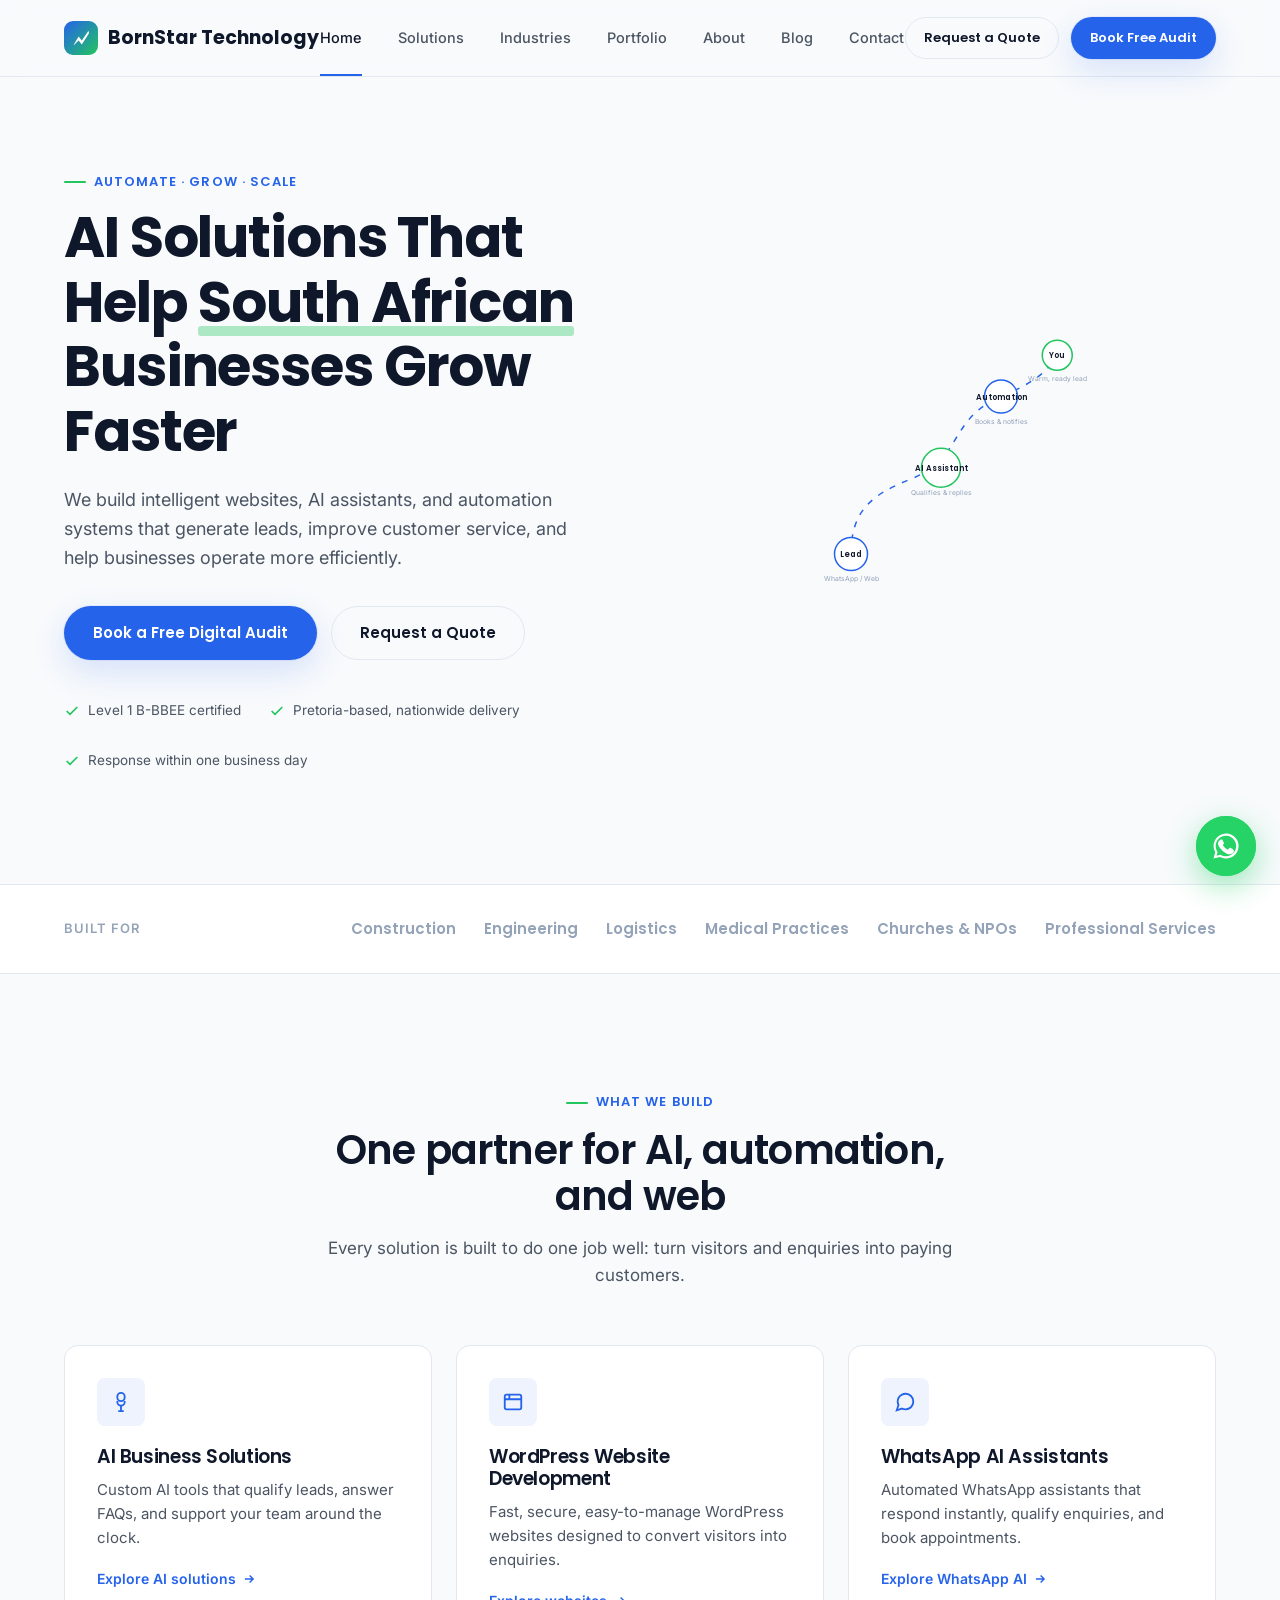
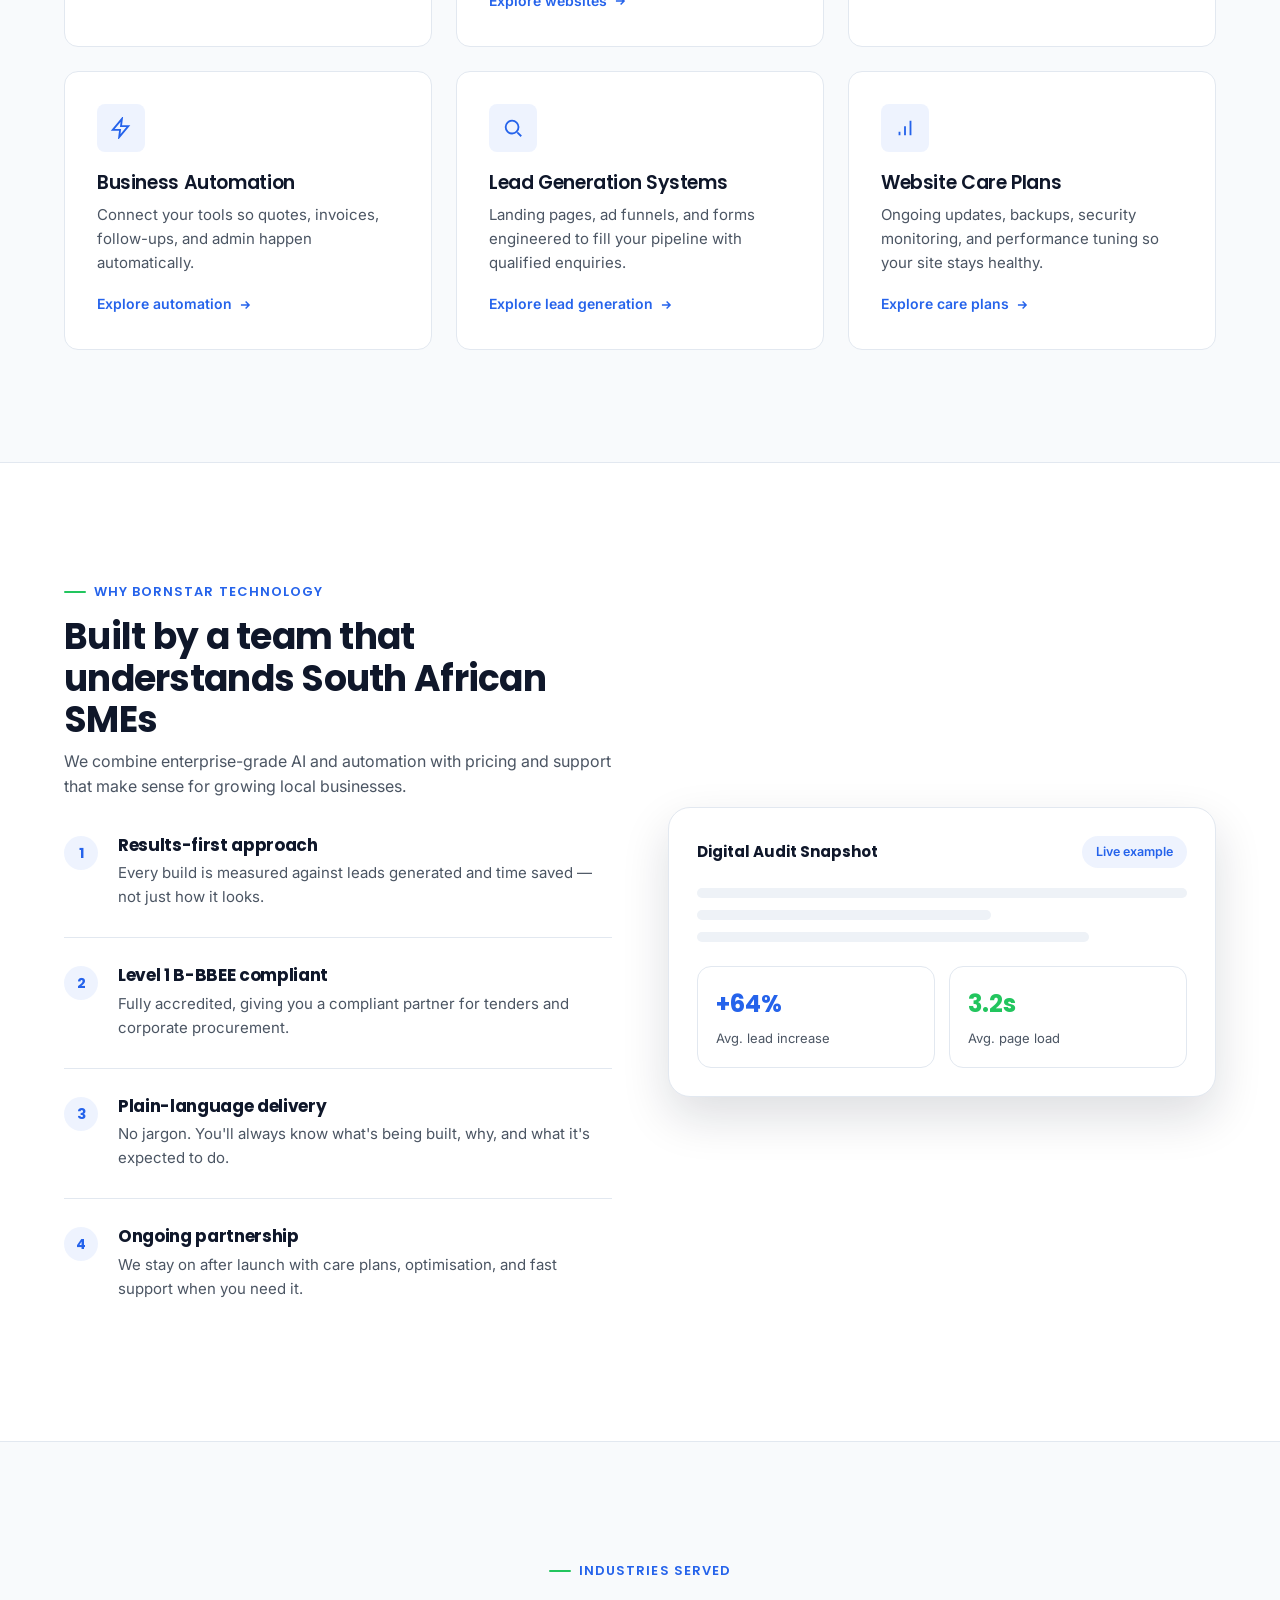
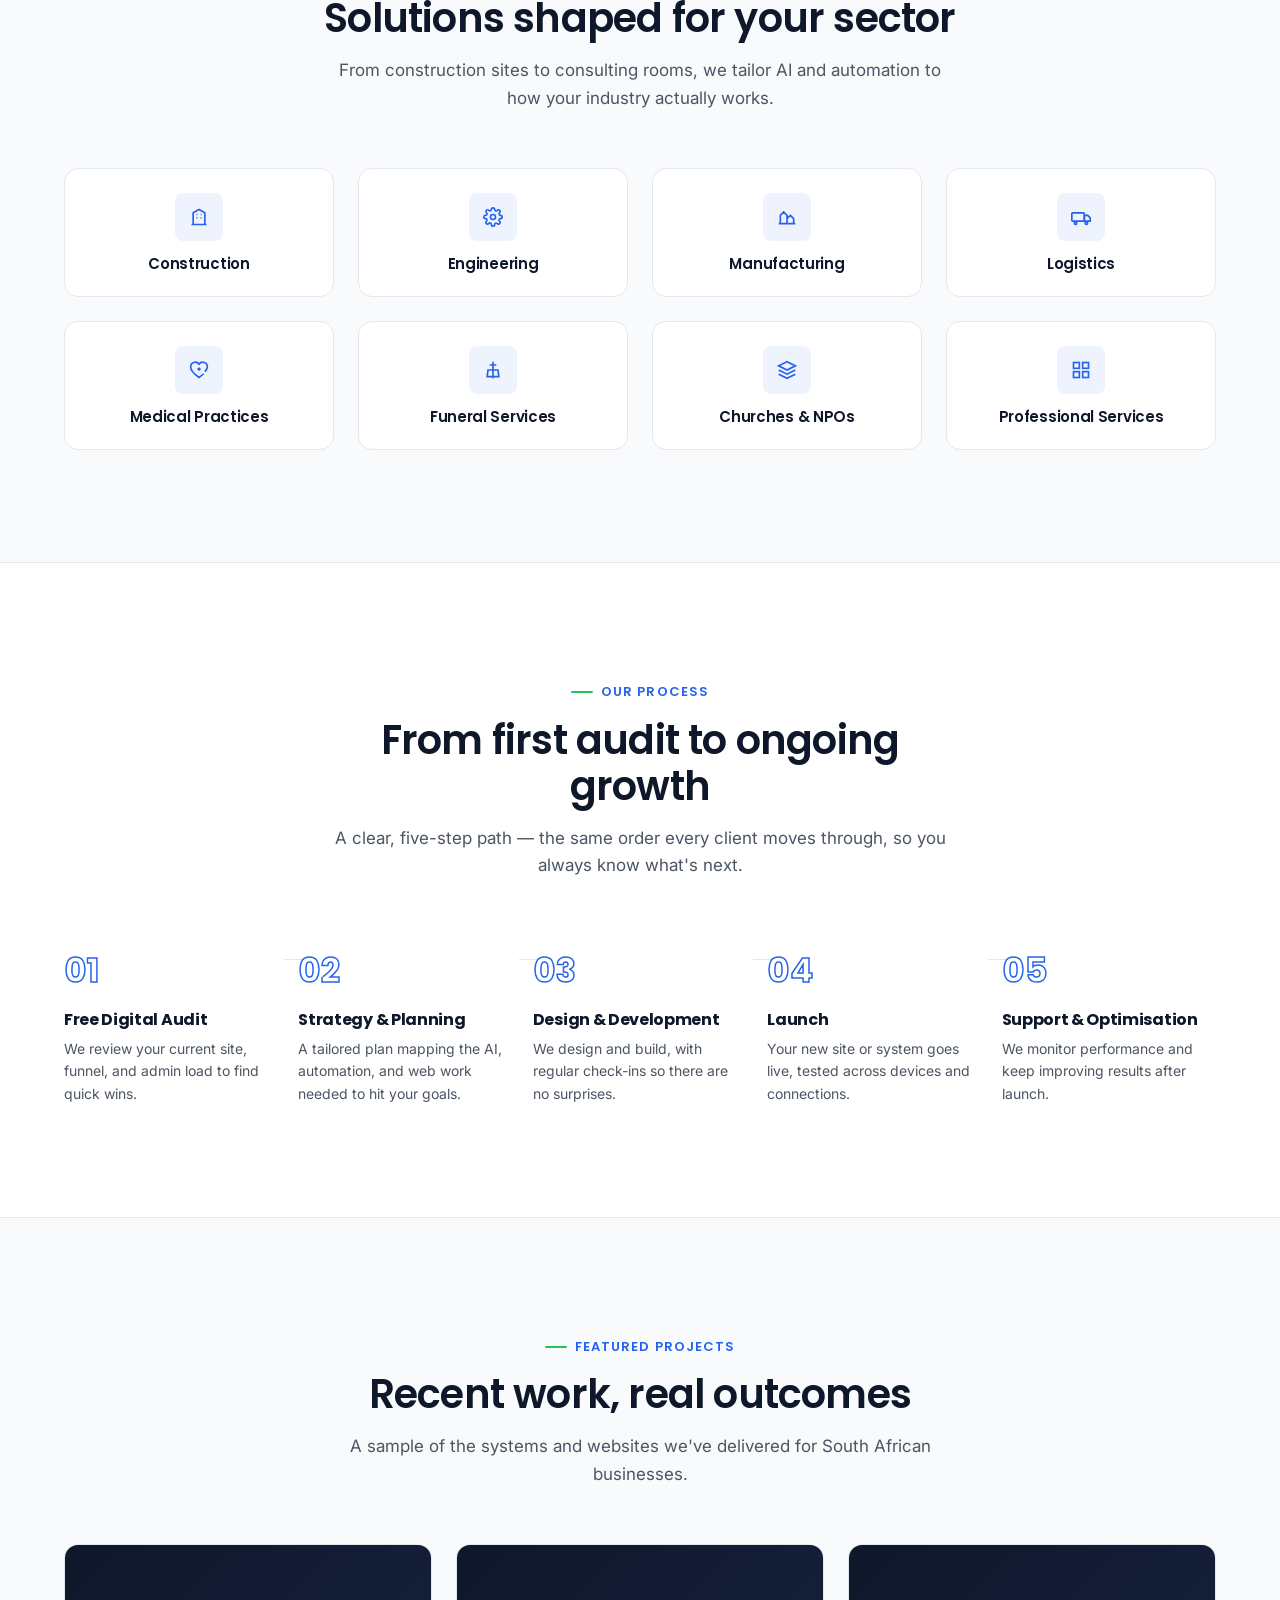
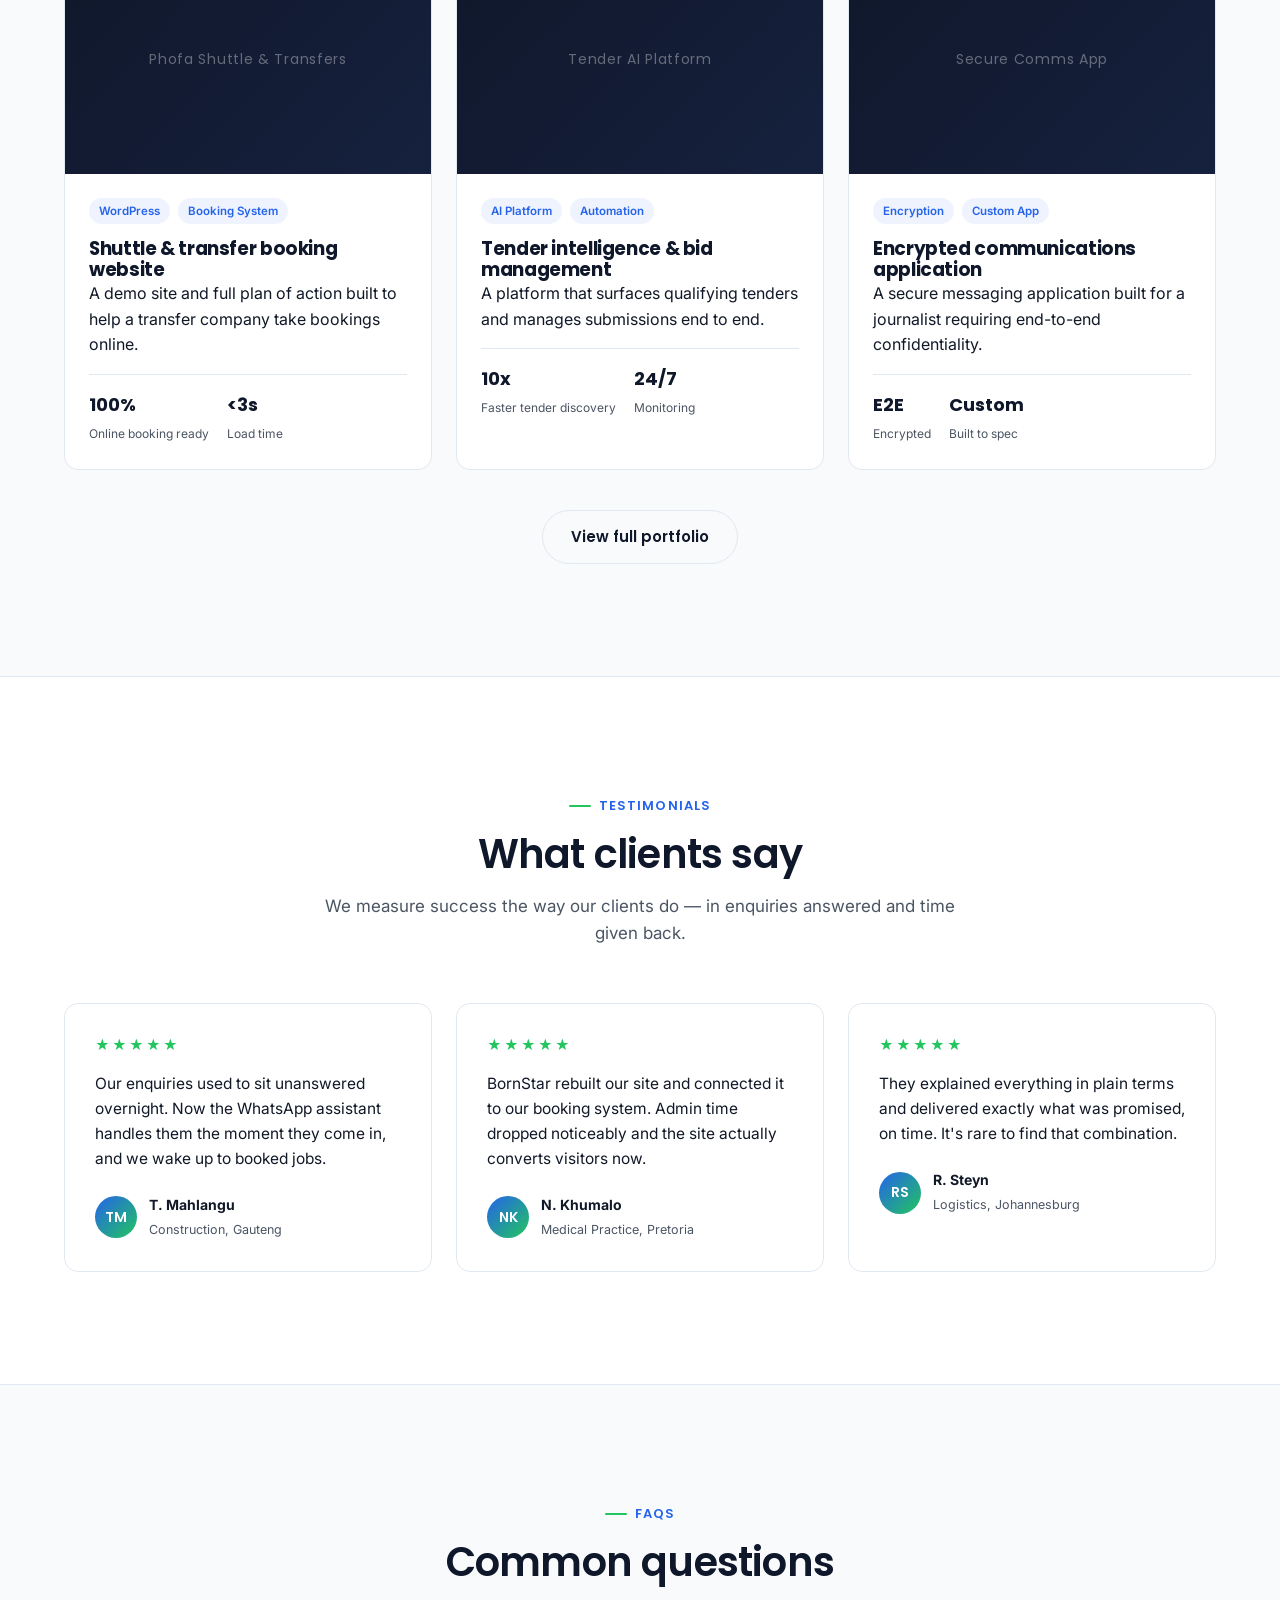
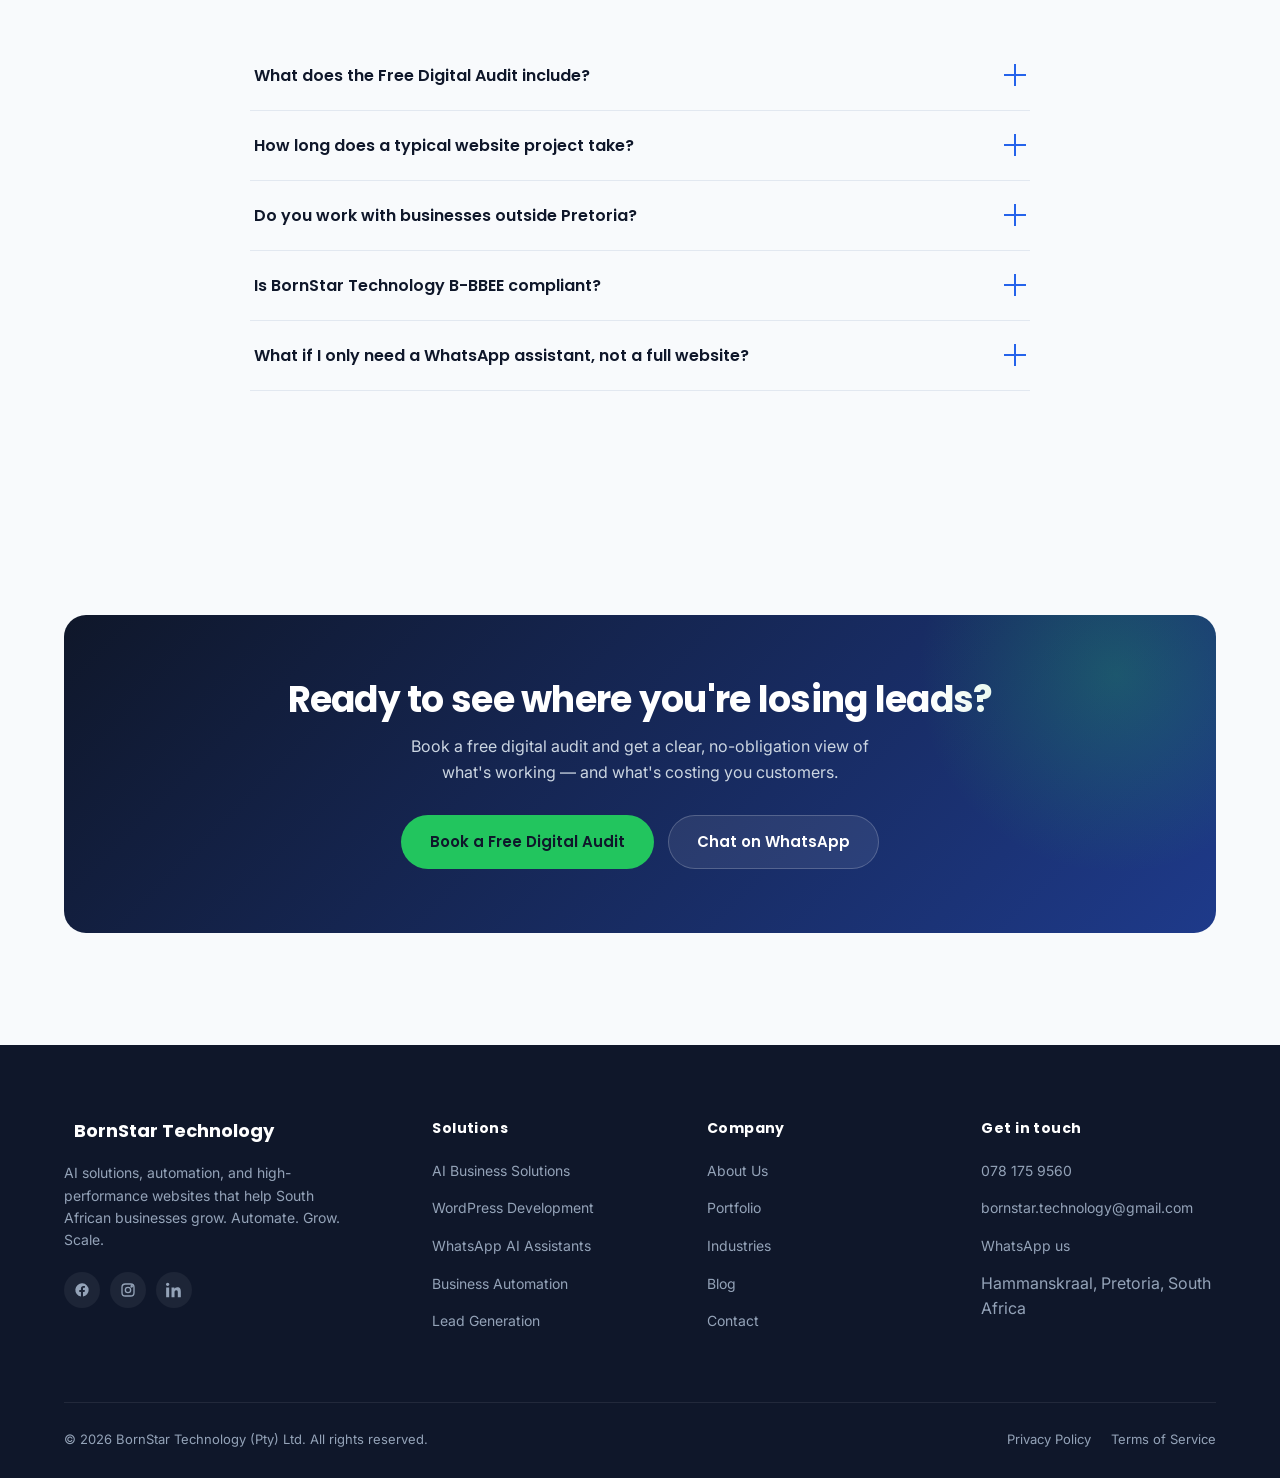
<file: index.html>
<!DOCTYPE html>
<html lang="en-ZA">
<head>
<meta charset="UTF-8">
<meta name="viewport" content="width=device-width, initial-scale=1.0">
<title>BornStar Technology | AI Solutions & Website Development in South Africa</title>
<meta name="description" content="BornStar Technology builds AI assistants, automation systems and high-performance websites that help South African SMEs generate more leads and save time. Book a free digital audit today.">
<meta name="keywords" content="AI Solutions South Africa, WordPress Development South Africa, Business Automation, WhatsApp Business Automation, Website Development, AI Websites, Lead Generation">
<link rel="canonical" href="https://bornstartechnology.github.io/">

<!-- Open Graph -->
<meta property="og:type" content="website">
<meta property="og:title" content="BornStar Technology | AI Solutions That Help South African Businesses Grow Faster">
<meta property="og:description" content="Intelligent websites, AI assistants, and automation systems that generate leads, improve customer service, and help businesses operate more efficiently.">
<meta property="og:url" content="https://bornstartechnology.github.io/">
<meta property="og:site_name" content="BornStar Technology">
<meta property="og:locale" content="en_ZA">
<meta name="twitter:card" content="summary_large_image">
<meta name="twitter:title" content="BornStar Technology | Automate. Grow. Scale.">
<meta name="twitter:description" content="AI solutions, WordPress websites and automation systems built for South African businesses.">

<link rel="preconnect" href="https://fonts.googleapis.com">
<link rel="preconnect" href="https://fonts.gstatic.com" crossorigin>
<link href="https://fonts.googleapis.com/css2?family=Poppins:wght@500;600;700&family=Inter:wght@400;500;600&display=swap" rel="stylesheet">
<link rel="stylesheet" href="css/style.css">

<script type="application/ld+json">
{
  "@context": "https://schema.org",
  "@type": "ProfessionalService",
  "name": "BornStar Technology",
  "image": "https://bornstartechnology.github.io/assets/og-image.png",
  "description": "AI solutions, WordPress websites, WhatsApp AI assistants and business automation for South African SMEs.",
  "telephone": "+27781759560",
  "areaServed": "South Africa",
  "address": { "@type": "PostalAddress", "addressLocality": "Pretoria", "addressRegion": "Gauteng", "addressCountry": "ZA" },
  "sameAs": [],
  "priceRange": "$$"
}
</script>
</head>
<body>

<header class="site-header">
  <div class="container nav">
    <a href="index.html" class="logo"><span class="mark" aria-hidden="true"></span>BornStar Technology</a>
    <nav class="nav-links" id="nav-links" aria-label="Primary">
      <a href="index.html" class="active">Home</a>
      <a href="solutions.html">Solutions</a>
      <a href="industries.html">Industries</a>
      <a href="portfolio.html">Portfolio</a>
      <a href="about.html">About</a>
      <a href="blog.html">Blog</a>
      <a href="contact.html">Contact</a>
    </nav>
    <div class="nav-actions">
      <a href="contact.html" class="btn btn-secondary btn-sm">Request a Quote</a>
      <a href="audit.html" class="btn btn-primary btn-sm">Book Free Audit</a>
      <button class="nav-toggle" aria-label="Toggle menu" aria-expanded="false"><span></span><span></span><span></span></button>
    </div>
  </div>
</header>

<main>

  <!-- HERO -->
  <section class="hero">
    <div class="container hero-grid">
      <div class="hero-copy">
        <span class="eyebrow">Automate · Grow · Scale</span>
        <h1>AI Solutions That Help <span class="accent-underline">South African</span> Businesses Grow Faster</h1>
        <p class="lead">We build intelligent websites, AI assistants, and automation systems that generate leads, improve customer service, and help businesses operate more efficiently.</p>
        <div class="hero-actions">
          <a href="contact.html#audit" class="btn btn-primary">Book a Free Digital Audit</a>
          <a href="contact.html" class="btn btn-secondary">Request a Quote</a>
        </div>
        <ul class="hero-trust">
          <li><svg width="16" height="16" viewBox="0 0 24 24" fill="none" stroke="currentColor" stroke-width="2.5"><path d="M20 6 9 17l-5-5"/></svg>Level 1 B-BBEE certified</li>
          <li><svg width="16" height="16" viewBox="0 0 24 24" fill="none" stroke="currentColor" stroke-width="2.5"><path d="M20 6 9 17l-5-5"/></svg>Pretoria-based, nationwide delivery</li>
          <li><svg width="16" height="16" viewBox="0 0 24 24" fill="none" stroke="currentColor" stroke-width="2.5"><path d="M20 6 9 17l-5-5"/></svg>Response within one business day</li>
        </ul>
      </div>

      <div class="flow-graphic" role="img" aria-label="Diagram of the BornStar automation flow: enquiry captured, qualified by AI, and routed to the business owner">
        <svg viewBox="0 0 400 400" xmlns="http://www.w3.org/2000/svg">
          <path class="flow-path animated" d="M60,320 C60,260 90,240 140,220 C210,192 190,140 260,110 C300,93 320,80 335,55"/>
          <path class="flow-path" d="M60,320 C60,260 90,240 140,220 C210,192 190,140 260,110 C300,93 320,80 335,55" opacity="0"/>

          <circle class="flow-pulse" r="5" style="animation-delay:0s">
            <animateMotion dur="3.2s" repeatCount="indefinite" path="M60,320 C60,260 90,240 140,220 C210,192 190,140 260,110 C300,93 320,80 335,55"/>
          </circle>
          <circle class="flow-pulse" r="5" style="animation-delay:1.6s">
            <animateMotion dur="3.2s" repeatCount="indefinite" begin="1.6s" path="M60,320 C60,260 90,240 140,220 C210,192 190,140 260,110 C300,93 320,80 335,55"/>
          </circle>

          <g>
            <circle class="flow-node" cx="60" cy="320" r="22"/>
            <text class="flow-label" x="60" y="324" text-anchor="middle">Lead</text>
            <text class="flow-sub" x="60" y="356" text-anchor="middle">WhatsApp / Web</text>
          </g>
          <g>
            <circle class="flow-node accent" cx="180" cy="205" r="26"/>
            <text class="flow-label" x="180" y="209" text-anchor="middle">AI Assistant</text>
            <text class="flow-sub" x="180" y="241" text-anchor="middle">Qualifies &amp; replies</text>
          </g>
          <g>
            <circle class="flow-node" cx="260" cy="110" r="22"/>
            <text class="flow-label" x="260" y="114" text-anchor="middle">Automation</text>
            <text class="flow-sub" x="260" y="146" text-anchor="middle">Books &amp; notifies</text>
          </g>
          <g>
            <circle class="flow-node accent" cx="335" cy="55" r="20"/>
            <text class="flow-label" x="335" y="59" text-anchor="middle">You</text>
            <text class="flow-sub" x="335" y="89" text-anchor="middle">Warm, ready lead</text>
          </g>
        </svg>
      </div>
    </div>
  </section>

  <!-- TRUST STRIP -->
  <div class="trust-strip">
    <div class="container">
      <p>Built for</p>
      <div class="trust-tags">
        <span>Construction</span><span>Engineering</span><span>Logistics</span><span>Medical Practices</span><span>Churches &amp; NPOs</span><span>Professional Services</span>
      </div>
    </div>
  </div>

  <!-- SERVICES OVERVIEW -->
  <section class="section" id="services">
    <div class="container">
      <div class="section-head center">
        <span class="eyebrow">What we build</span>
        <h2>One partner for AI, automation, and web</h2>
        <p>Every solution is built to do one job well: turn visitors and enquiries into paying customers.</p>
      </div>
      <div class="grid grid-3">

        <div class="card reveal">
          <div class="card-icon"><svg width="22" height="22" viewBox="0 0 24 24" fill="none" stroke="currentColor" stroke-width="2"><path d="M12 2a4 4 0 0 1 4 4v1a4 4 0 0 1-8 0V6a4 4 0 0 1 4-4Z"/><path d="M8 11v1a4 4 0 0 0 8 0v-1"/><path d="M12 16v6M9 22h6"/></svg></div>
          <h3>AI Business Solutions</h3>
          <p>Custom AI tools that qualify leads, answer FAQs, and support your team around the clock.</p>
          <a href="solutions.html#ai" class="card-link">Explore AI solutions <svg width="14" height="14" viewBox="0 0 24 24" fill="none" stroke="currentColor" stroke-width="2.5"><path d="M5 12h14M13 6l6 6-6 6"/></svg></a>
        </div>

        <div class="card reveal">
          <div class="card-icon"><svg width="22" height="22" viewBox="0 0 24 24" fill="none" stroke="currentColor" stroke-width="2"><rect x="3" y="4" width="18" height="16" rx="2"/><path d="M3 9h18M8 4v5"/></svg></div>
          <h3>WordPress Website Development</h3>
          <p>Fast, secure, easy-to-manage WordPress websites designed to convert visitors into enquiries.</p>
          <a href="solutions.html#wordpress" class="card-link">Explore websites <svg width="14" height="14" viewBox="0 0 24 24" fill="none" stroke="currentColor" stroke-width="2.5"><path d="M5 12h14M13 6l6 6-6 6"/></svg></a>
        </div>

        <div class="card reveal">
          <div class="card-icon"><svg width="22" height="22" viewBox="0 0 24 24" fill="none" stroke="currentColor" stroke-width="2"><path d="M21 11.5a8.38 8.38 0 0 1-.9 3.8 8.5 8.5 0 0 1-7.6 4.7 8.38 8.38 0 0 1-3.8-.9L3 21l1.9-5.7a8.38 8.38 0 0 1-.9-3.8 8.5 8.5 0 0 1 4.7-7.6 8.38 8.38 0 0 1 3.8-.9h.5a8.48 8.48 0 0 1 8 8v.5z"/></svg></div>
          <h3>WhatsApp AI Assistants</h3>
          <p>Automated WhatsApp assistants that respond instantly, qualify enquiries, and book appointments.</p>
          <a href="solutions.html#whatsapp" class="card-link">Explore WhatsApp AI <svg width="14" height="14" viewBox="0 0 24 24" fill="none" stroke="currentColor" stroke-width="2.5"><path d="M5 12h14M13 6l6 6-6 6"/></svg></a>
        </div>

        <div class="card reveal">
          <div class="card-icon"><svg width="22" height="22" viewBox="0 0 24 24" fill="none" stroke="currentColor" stroke-width="2"><path d="M13 2 3 14h8l-1 8 10-12h-8z"/></svg></div>
          <h3>Business Automation</h3>
          <p>Connect your tools so quotes, invoices, follow-ups, and admin happen automatically.</p>
          <a href="solutions.html#automation" class="card-link">Explore automation <svg width="14" height="14" viewBox="0 0 24 24" fill="none" stroke="currentColor" stroke-width="2.5"><path d="M5 12h14M13 6l6 6-6 6"/></svg></a>
        </div>

        <div class="card reveal">
          <div class="card-icon"><svg width="22" height="22" viewBox="0 0 24 24" fill="none" stroke="currentColor" stroke-width="2"><circle cx="11" cy="11" r="7"/><path d="m21 21-4.3-4.3"/></svg></div>
          <h3>Lead Generation Systems</h3>
          <p>Landing pages, ad funnels, and forms engineered to fill your pipeline with qualified enquiries.</p>
          <a href="solutions.html#leadgen" class="card-link">Explore lead generation <svg width="14" height="14" viewBox="0 0 24 24" fill="none" stroke="currentColor" stroke-width="2.5"><path d="M5 12h14M13 6l6 6-6 6"/></svg></a>
        </div>

        <div class="card reveal">
          <div class="card-icon"><svg width="22" height="22" viewBox="0 0 24 24" fill="none" stroke="currentColor" stroke-width="2"><path d="M12 20V10M18 20V4M6 20v-4"/></svg></div>
          <h3>Website Care Plans</h3>
          <p>Ongoing updates, backups, security monitoring, and performance tuning so your site stays healthy.</p>
          <a href="solutions.html#careplans" class="card-link">Explore care plans <svg width="14" height="14" viewBox="0 0 24 24" fill="none" stroke="currentColor" stroke-width="2.5"><path d="M5 12h14M13 6l6 6-6 6"/></svg></a>
        </div>

      </div>
    </div>
  </section>

  <!-- WHY CHOOSE US -->
  <section class="section section-alt">
    <div class="container two-col">
      <div>
        <span class="eyebrow">Why BornStar Technology</span>
        <h2 style="font-size:clamp(26px,3.5vw,36px); margin-bottom:8px;">Built by a team that understands South African SMEs</h2>
        <p style="color:var(--color-text-muted); margin-bottom:8px;">We combine enterprise-grade AI and automation with pricing and support that make sense for growing local businesses.</p>

        <div class="feature-row reveal">
          <span class="num">1</span>
          <div><h4>Results-first approach</h4><p>Every build is measured against leads generated and time saved — not just how it looks.</p></div>
        </div>
        <div class="feature-row reveal">
          <span class="num">2</span>
          <div><h4>Level 1 B-BBEE compliant</h4><p>Fully accredited, giving you a compliant partner for tenders and corporate procurement.</p></div>
        </div>
        <div class="feature-row reveal">
          <span class="num">3</span>
          <div><h4>Plain-language delivery</h4><p>No jargon. You'll always know what's being built, why, and what it's expected to do.</p></div>
        </div>
        <div class="feature-row reveal">
          <span class="num">4</span>
          <div><h4>Ongoing partnership</h4><p>We stay on after launch with care plans, optimisation, and fast support when you need it.</p></div>
        </div>
      </div>

      <div class="mock-panel reveal">
        <div style="display:flex; justify-content:space-between; align-items:center; margin-bottom:20px;">
          <strong style="font-family:var(--font-heading); color:var(--color-secondary); font-size:15px;">Digital Audit Snapshot</strong>
          <span class="badge">Live example</span>
        </div>
        <div class="mock-line"></div>
        <div class="mock-line short"></div>
        <div class="mock-line" style="width:80%;"></div>
        <div style="display:grid; grid-template-columns:1fr 1fr; gap:14px; margin-top:24px;">
          <div class="card" style="padding:18px;"><span style="font-family:var(--font-heading); font-size:24px; color:var(--color-primary); font-weight:700;">+64%</span><p style="font-size:13px; margin:4px 0 0;">Avg. lead increase</p></div>
          <div class="card" style="padding:18px;"><span style="font-family:var(--font-heading); font-size:24px; color:var(--color-accent); font-weight:700;">3.2s</span><p style="font-size:13px; margin:4px 0 0;">Avg. page load</p></div>
        </div>
      </div>
    </div>
  </section>

  <!-- INDUSTRIES -->
  <section class="section" id="industries">
    <div class="container">
      <div class="section-head center">
        <span class="eyebrow">Industries served</span>
        <h2>Solutions shaped for your sector</h2>
        <p>From construction sites to consulting rooms, we tailor AI and automation to how your industry actually works.</p>
      </div>
      <div class="grid grid-4">
        <div class="industry-chip reveal"><div class="card-icon"><svg width="20" height="20" viewBox="0 0 24 24" fill="none" stroke="currentColor" stroke-width="2"><path d="M3 21h18M5 21V7l7-4 7 4v14M9 9h1M9 13h1M14 9h1M14 13h1"/></svg></div><h4>Construction</h4></div>
        <div class="industry-chip reveal"><div class="card-icon"><svg width="20" height="20" viewBox="0 0 24 24" fill="none" stroke="currentColor" stroke-width="2"><circle cx="12" cy="12" r="3"/><path d="M19.4 15a1.7 1.7 0 0 0 .3 1.9l.1.1a2 2 0 1 1-2.8 2.8l-.1-.1a1.7 1.7 0 0 0-1.9-.3 1.7 1.7 0 0 0-1 1.5V21a2 2 0 1 1-4 0v-.1a1.7 1.7 0 0 0-1-1.6 1.7 1.7 0 0 0-1.9.3l-.1.1a2 2 0 1 1-2.8-2.8l.1-.1a1.7 1.7 0 0 0 .3-1.9 1.7 1.7 0 0 0-1.5-1H3a2 2 0 1 1 0-4h.1a1.7 1.7 0 0 0 1.6-1 1.7 1.7 0 0 0-.3-1.9l-.1-.1a2 2 0 1 1 2.8-2.8l.1.1a1.7 1.7 0 0 0 1.9.3H9a1.7 1.7 0 0 0 1-1.5V3a2 2 0 1 1 4 0v.1a1.7 1.7 0 0 0 1 1.5 1.7 1.7 0 0 0 1.9-.3l.1-.1a2 2 0 1 1 2.8 2.8l-.1.1a1.7 1.7 0 0 0-.3 1.9V9a1.7 1.7 0 0 0 1.5 1H21a2 2 0 1 1 0 4h-.1a1.7 1.7 0 0 0-1.5 1z"/></svg></div><h4>Engineering</h4></div>
        <div class="industry-chip reveal"><div class="card-icon"><svg width="20" height="20" viewBox="0 0 24 24" fill="none" stroke="currentColor" stroke-width="2"><path d="M2 20h20M4 20V10l4-4 4 4v10M12 20v-6l4-4 4 4v6"/></svg></div><h4>Manufacturing</h4></div>
        <div class="industry-chip reveal"><div class="card-icon"><svg width="20" height="20" viewBox="0 0 24 24" fill="none" stroke="currentColor" stroke-width="2"><rect x="1" y="7" width="15" height="10" rx="1"/><path d="M16 10h4l3 3v4h-7z"/><circle cx="5.5" cy="19.5" r="1.5"/><circle cx="18.5" cy="19.5" r="1.5"/></svg></div><h4>Logistics</h4></div>
        <div class="industry-chip reveal"><div class="card-icon"><svg width="20" height="20" viewBox="0 0 24 24" fill="none" stroke="currentColor" stroke-width="2"><path d="M19 14c1.5-1.5 3-3.5 3-5.5A5.5 5.5 0 0 0 12 5a5.5 5.5 0 0 0-10 3.5C2 14 12 21 12 21s3.5-2.4 5.5-4.5"/><path d="M12 9v4M10 11h4"/></svg></div><h4>Medical Practices</h4></div>
        <div class="industry-chip reveal"><div class="card-icon"><svg width="20" height="20" viewBox="0 0 24 24" fill="none" stroke="currentColor" stroke-width="2"><path d="M12 2v20M8 6h8M6 12h12l1 8H5l1-8Z"/></svg></div><h4>Funeral Services</h4></div>
        <div class="industry-chip reveal"><div class="card-icon"><svg width="20" height="20" viewBox="0 0 24 24" fill="none" stroke="currentColor" stroke-width="2"><path d="M12 2 2 7l10 5 10-5-10-5ZM2 17l10 5 10-5M2 12l10 5 10-5"/></svg></div><h4>Churches &amp; NPOs</h4></div>
        <div class="industry-chip reveal"><div class="card-icon"><svg width="20" height="20" viewBox="0 0 24 24" fill="none" stroke="currentColor" stroke-width="2"><rect x="3" y="3" width="7" height="7"/><rect x="14" y="3" width="7" height="7"/><rect x="14" y="14" width="7" height="7"/><rect x="3" y="14" width="7" height="7"/></svg></div><h4>Professional Services</h4></div>
      </div>
    </div>
  </section>

  <!-- OUR PROCESS -->
  <section class="section section-alt">
    <div class="container">
      <div class="section-head center">
        <span class="eyebrow">Our process</span>
        <h2>From first audit to ongoing growth</h2>
        <p>A clear, five-step path — the same order every client moves through, so you always know what's next.</p>
      </div>
      <div class="process-list">
        <div class="process-step reveal"><span class="step-num">01</span><h4>Free Digital Audit</h4><p>We review your current site, funnel, and admin load to find quick wins.</p></div>
        <div class="process-step reveal"><span class="step-num">02</span><h4>Strategy &amp; Planning</h4><p>A tailored plan mapping the AI, automation, and web work needed to hit your goals.</p></div>
        <div class="process-step reveal"><span class="step-num">03</span><h4>Design &amp; Development</h4><p>We design and build, with regular check-ins so there are no surprises.</p></div>
        <div class="process-step reveal"><span class="step-num">04</span><h4>Launch</h4><p>Your new site or system goes live, tested across devices and connections.</p></div>
        <div class="process-step reveal"><span class="step-num">05</span><h4>Support &amp; Optimisation</h4><p>We monitor performance and keep improving results after launch.</p></div>
      </div>
    </div>
  </section>

  <!-- FEATURED PROJECTS -->
  <section class="section" id="projects">
    <div class="container">
      <div class="section-head center">
        <span class="eyebrow">Featured projects</span>
        <h2>Recent work, real outcomes</h2>
        <p>A sample of the systems and websites we've delivered for South African businesses.</p>
      </div>
      <div class="grid grid-3">
        <div class="portfolio-card reveal">
          <div class="portfolio-thumb">Phofa Shuttle &amp; Transfers</div>
          <div class="portfolio-body">
            <div class="portfolio-tags"><span>WordPress</span><span>Booking System</span></div>
            <h3>Shuttle &amp; transfer booking website</h3>
            <p>A demo site and full plan of action built to help a transfer company take bookings online.</p>
            <div class="portfolio-result">
              <div><strong>100%</strong><span>Online booking ready</span></div>
              <div><strong>&lt;3s</strong><span>Load time</span></div>
            </div>
          </div>
        </div>
        <div class="portfolio-card reveal">
          <div class="portfolio-thumb">Tender AI Platform</div>
          <div class="portfolio-body">
            <div class="portfolio-tags"><span>AI Platform</span><span>Automation</span></div>
            <h3>Tender intelligence &amp; bid management</h3>
            <p>A platform that surfaces qualifying tenders and manages submissions end to end.</p>
            <div class="portfolio-result">
              <div><strong>10x</strong><span>Faster tender discovery</span></div>
              <div><strong>24/7</strong><span>Monitoring</span></div>
            </div>
          </div>
        </div>
        <div class="portfolio-card reveal">
          <div class="portfolio-thumb">Secure Comms App</div>
          <div class="portfolio-body">
            <div class="portfolio-tags"><span>Encryption</span><span>Custom App</span></div>
            <h3>Encrypted communications application</h3>
            <p>A secure messaging application built for a journalist requiring end-to-end confidentiality.</p>
            <div class="portfolio-result">
              <div><strong>E2E</strong><span>Encrypted</span></div>
              <div><strong>Custom</strong><span>Built to spec</span></div>
            </div>
          </div>
        </div>
      </div>
      <div class="text-center mt-40">
        <a href="portfolio.html" class="btn btn-secondary">View full portfolio</a>
      </div>
    </div>
  </section>

  <!-- TESTIMONIALS -->
  <section class="section section-alt">
    <div class="container">
      <div class="section-head center">
        <span class="eyebrow">Testimonials</span>
        <h2>What clients say</h2>
        <p>We measure success the way our clients do — in enquiries answered and time given back.</p>
      </div>
      <div class="grid grid-3">
        <div class="testimonial-card reveal">
          <div class="stars">★★★★★</div>
          <p class="quote">Our enquiries used to sit unanswered overnight. Now the WhatsApp assistant handles them the moment they come in, and we wake up to booked jobs.</p>
          <div class="testimonial-person"><div class="avatar">TM</div><div><strong>T. Mahlangu</strong><span>Construction, Gauteng</span></div></div>
        </div>
        <div class="testimonial-card reveal">
          <div class="stars">★★★★★</div>
          <p class="quote">BornStar rebuilt our site and connected it to our booking system. Admin time dropped noticeably and the site actually converts visitors now.</p>
          <div class="testimonial-person"><div class="avatar">NK</div><div><strong>N. Khumalo</strong><span>Medical Practice, Pretoria</span></div></div>
        </div>
        <div class="testimonial-card reveal">
          <div class="stars">★★★★★</div>
          <p class="quote">They explained everything in plain terms and delivered exactly what was promised, on time. It's rare to find that combination.</p>
          <div class="testimonial-person"><div class="avatar">RS</div><div><strong>R. Steyn</strong><span>Logistics, Johannesburg</span></div></div>
        </div>
      </div>
    </div>
  </section>

  <!-- FAQ -->
  <section class="section" id="faq">
    <div class="container">
      <div class="section-head center">
        <span class="eyebrow">FAQs</span>
        <h2>Common questions</h2>
      </div>
      <div class="faq-list">
        <div class="faq-item">
          <button class="faq-q" aria-expanded="false">What does the Free Digital Audit include?<span class="plus"></span></button>
          <div class="faq-a"><p>We review your website, lead capture, and any manual admin processes, then send you a short report showing exactly where you're losing enquiries and time — no obligation to work with us afterward.</p></div>
        </div>
        <div class="faq-item">
          <button class="faq-q" aria-expanded="false">How long does a typical website project take?<span class="plus"></span></button>
          <div class="faq-a"><p>Most WordPress builds take two to four weeks from signed-off design to launch, depending on scope. AI and automation systems vary — we'll give you a clear timeline during the strategy phase.</p></div>
        </div>
        <div class="faq-item">
          <button class="faq-q" aria-expanded="false">Do you work with businesses outside Pretoria?<span class="plus"></span></button>
          <div class="faq-a"><p>Yes. We're based in Pretoria but deliver websites, AI assistants, and automation systems to clients across South Africa remotely.</p></div>
        </div>
        <div class="faq-item">
          <button class="faq-q" aria-expanded="false">Is BornStar Technology B-BBEE compliant?<span class="plus"></span></button>
          <div class="faq-a"><p>Yes, BornStar Technology (Pty) Ltd is a Level 1 EME, which makes us a compliant partner for corporate and government procurement.</p></div>
        </div>
        <div class="faq-item">
          <button class="faq-q" aria-expanded="false">What if I only need a WhatsApp assistant, not a full website?<span class="plus"></span></button>
          <div class="faq-a"><p>That's fine — every solution is available on its own. Many clients start with a WhatsApp AI assistant and add a website or automation later.</p></div>
        </div>
      </div>
    </div>
  </section>

  <!-- CTA -->
  <section class="section">
    <div class="container">
      <div class="cta-banner reveal">
        <h2>Ready to see where you're losing leads?</h2>
        <p>Book a free digital audit and get a clear, no-obligation view of what's working — and what's costing you customers.</p>
        <div class="hero-actions">
          <a href="contact.html#audit" class="btn btn-accent">Book a Free Digital Audit</a>
          <a href="https://wa.me/27781759560?text=Hi%20BornStar%20Technology.%20I%27d%20like%20to%20enquire%20about%20your%20AI%20and%20web%20solutions." target="_blank" rel="noopener" class="btn btn-ghost-light">Chat on WhatsApp</a>
        </div>
      </div>
    </div>
  </section>

</main>

<footer class="site-footer">
  <div class="container">
    <div class="footer-grid">
      <div class="footer-about">
        <div class="footer-logo"><span class="mark" aria-hidden="true"></span>BornStar Technology</div>
        <p>AI solutions, automation, and high-performance websites that help South African businesses grow. Automate. Grow. Scale.</p>
        <div class="footer-social">
          <a href="#" aria-label="Facebook"><svg width="16" height="16" viewBox="0 0 24 24" fill="currentColor"><path d="M22 12a10 10 0 1 0-11.6 9.9v-7H7.9V12h2.5V9.8c0-2.5 1.5-3.9 3.8-3.9 1.1 0 2.2.2 2.2.2v2.5h-1.3c-1.2 0-1.6.8-1.6 1.6V12h2.8l-.4 2.9h-2.4v7A10 10 0 0 0 22 12Z"/></svg></a>
          <a href="#" aria-label="Instagram"><svg width="16" height="16" viewBox="0 0 24 24" fill="none" stroke="currentColor" stroke-width="2"><rect x="3" y="3" width="18" height="18" rx="5"/><circle cx="12" cy="12" r="4"/><circle cx="17.5" cy="6.5" r="1"/></svg></a>
          <a href="#" aria-label="LinkedIn"><svg width="16" height="16" viewBox="0 0 24 24" fill="currentColor"><path d="M4.98 3.5C4.98 4.9 3.9 6 2.5 6S0 4.9 0 3.5 1.1 1 2.5 1s2.48 1.1 2.48 2.5ZM.24 8.25h4.5V23H.24V8.25ZM8.25 8.25h4.3v2.02h.06c.6-1.13 2.06-2.32 4.24-2.32 4.53 0 5.37 2.98 5.37 6.86V23h-4.5v-6.87c0-1.64-.03-3.75-2.29-3.75-2.3 0-2.65 1.79-2.65 3.63V23h-4.5V8.25Z"/></svg></a>
        </div>
      </div>
      <div>
        <h5>Solutions</h5>
        <ul>
          <li><a href="solutions.html#ai">AI Business Solutions</a></li>
          <li><a href="solutions.html#wordpress">WordPress Development</a></li>
          <li><a href="solutions.html#whatsapp">WhatsApp AI Assistants</a></li>
          <li><a href="solutions.html#automation">Business Automation</a></li>
          <li><a href="solutions.html#leadgen">Lead Generation</a></li>
        </ul>
      </div>
      <div>
        <h5>Company</h5>
        <ul>
          <li><a href="about.html">About Us</a></li>
          <li><a href="portfolio.html">Portfolio</a></li>
          <li><a href="industries.html">Industries</a></li>
          <li><a href="blog.html">Blog</a></li>
          <li><a href="contact.html">Contact</a></li>
        </ul>
      </div>
      <div>
        <h5>Get in touch</h5>
        <ul>
          <li><a href="tel:+27781759560">078 175 9560</a></li>
          <li><a href="mailto:bornstar.technology@gmail.com">bornstar.technology@gmail.com</a></li>
          <li><a href="https://wa.me/27781759560" target="_blank" rel="noopener">WhatsApp us</a></li>
          <li>Hammanskraal, Pretoria, South Africa</li>
        </ul>
      </div>
    </div>
    <div class="footer-bottom">
      <span>© 2026 BornStar Technology (Pty) Ltd. All rights reserved.</span>
      <div class="footer-legal">
        <a href="#">Privacy Policy</a>
        <a href="#">Terms of Service</a>
      </div>
    </div>
  </div>
</footer>

<a class="wa-float" href="https://wa.me/27781759560?text=Hi%20BornStar%20Technology.%20I%27d%20like%20to%20enquire%20about%20your%20AI%20and%20web%20solutions." target="_blank" rel="noopener" aria-label="Chat with us on WhatsApp">
  <svg width="30" height="30" viewBox="0 0 24 24" fill="currentColor"><path d="M17.5 14.4c-.3-.1-1.7-.9-2-1s-.5-.1-.7.1-.8 1-.9 1.1-.3.2-.6.1a7.7 7.7 0 0 1-2.2-1.4 8.3 8.3 0 0 1-1.5-1.9c-.2-.3 0-.5.1-.6l.4-.5.2-.4a.5.5 0 0 0 0-.4c-.1-.1-.7-1.6-1-2.2s-.5-.5-.7-.5h-.6a1.1 1.1 0 0 0-.8.4A3.5 3.5 0 0 0 5.6 10a6 6 0 0 0 1.3 3.2 13.7 13.7 0 0 0 5.3 4.7c.7.3 1.3.5 1.8.6a4.3 4.3 0 0 0 2-.1 3.3 3.3 0 0 0 2.1-1.5 2.6 2.6 0 0 0 .2-1.5c-.1-.1-.3-.2-.6-.3Z"/><path d="M12 2a10 10 0 0 0-8.6 15L2 22l5.1-1.3A10 10 0 1 0 12 2Zm0 18.2a8.2 8.2 0 0 1-4.2-1.1l-.3-.2-3 .8.8-2.9-.2-.3A8.2 8.2 0 1 1 12 20.2Z"/></svg>
  <span class="wa-tooltip">Chat with us on WhatsApp</span>
</a>

<script src="js/main.js"></script>
</body>
</html>
</file>
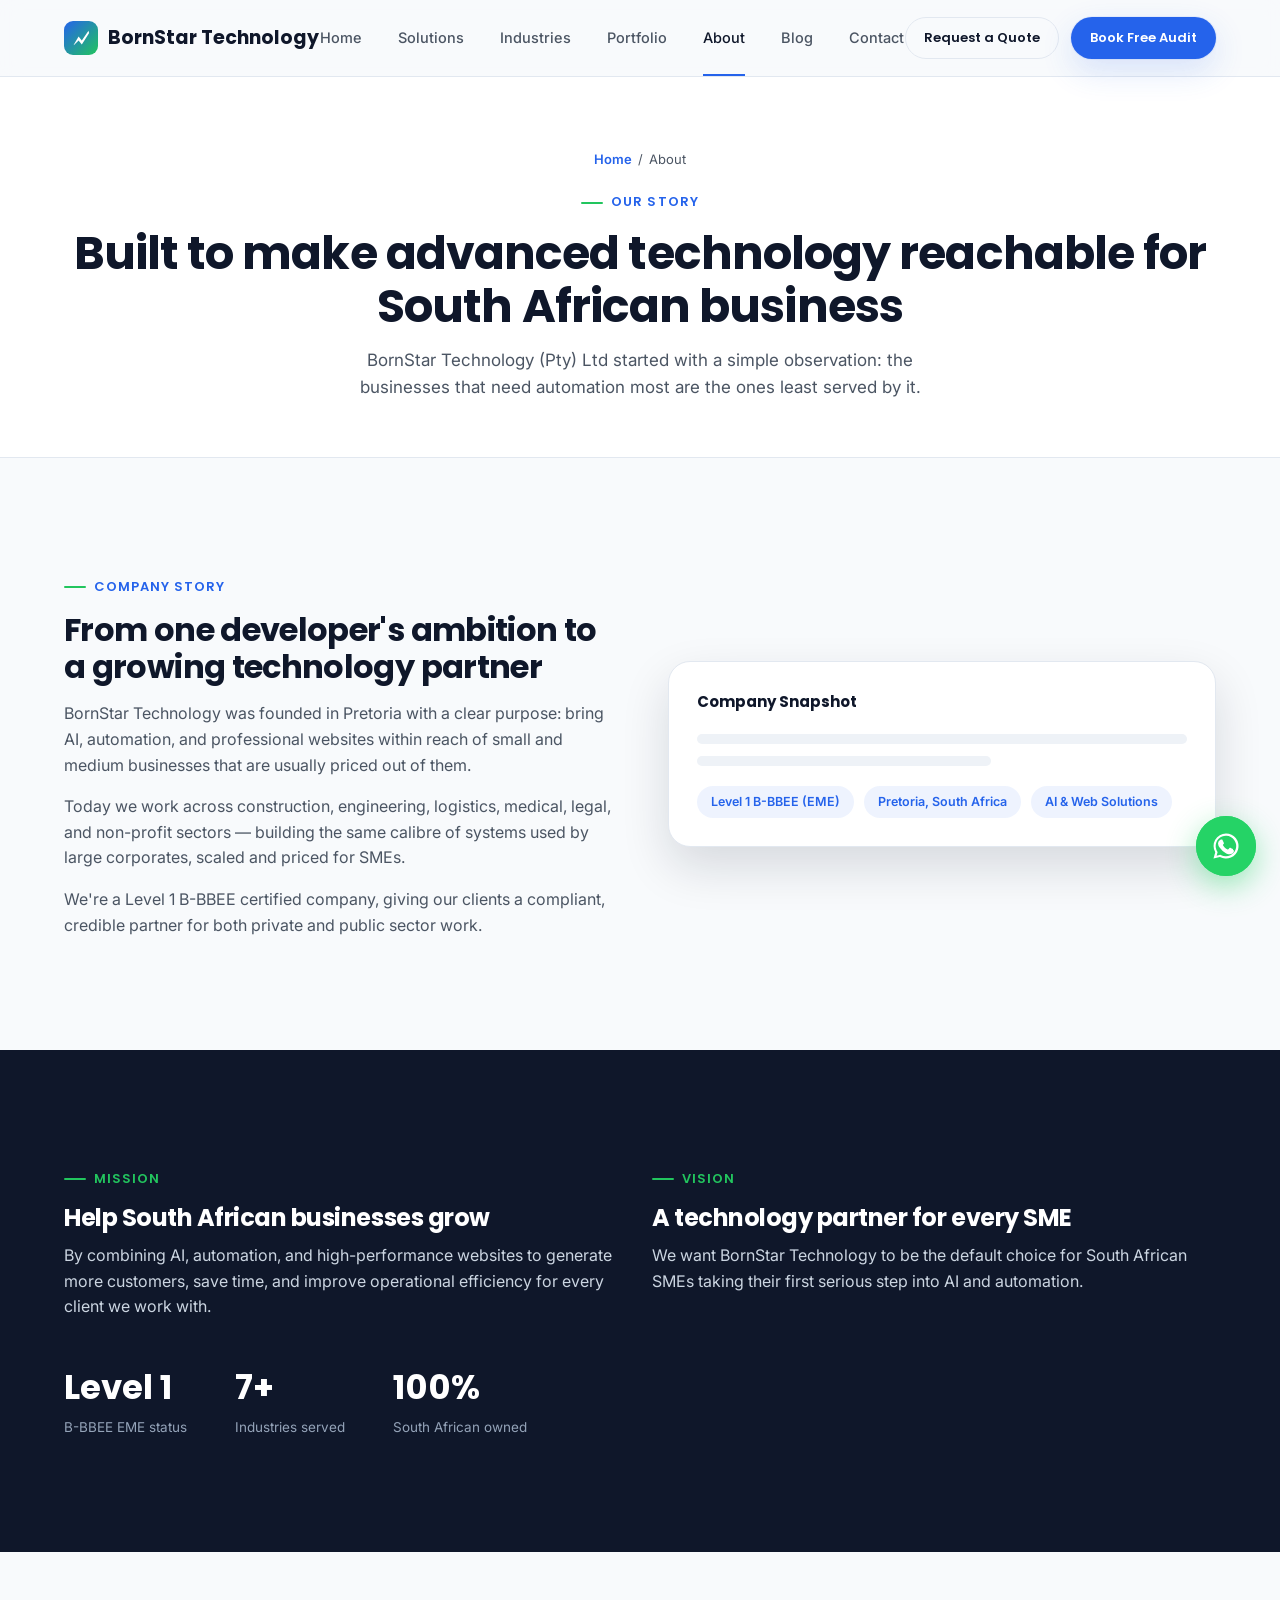
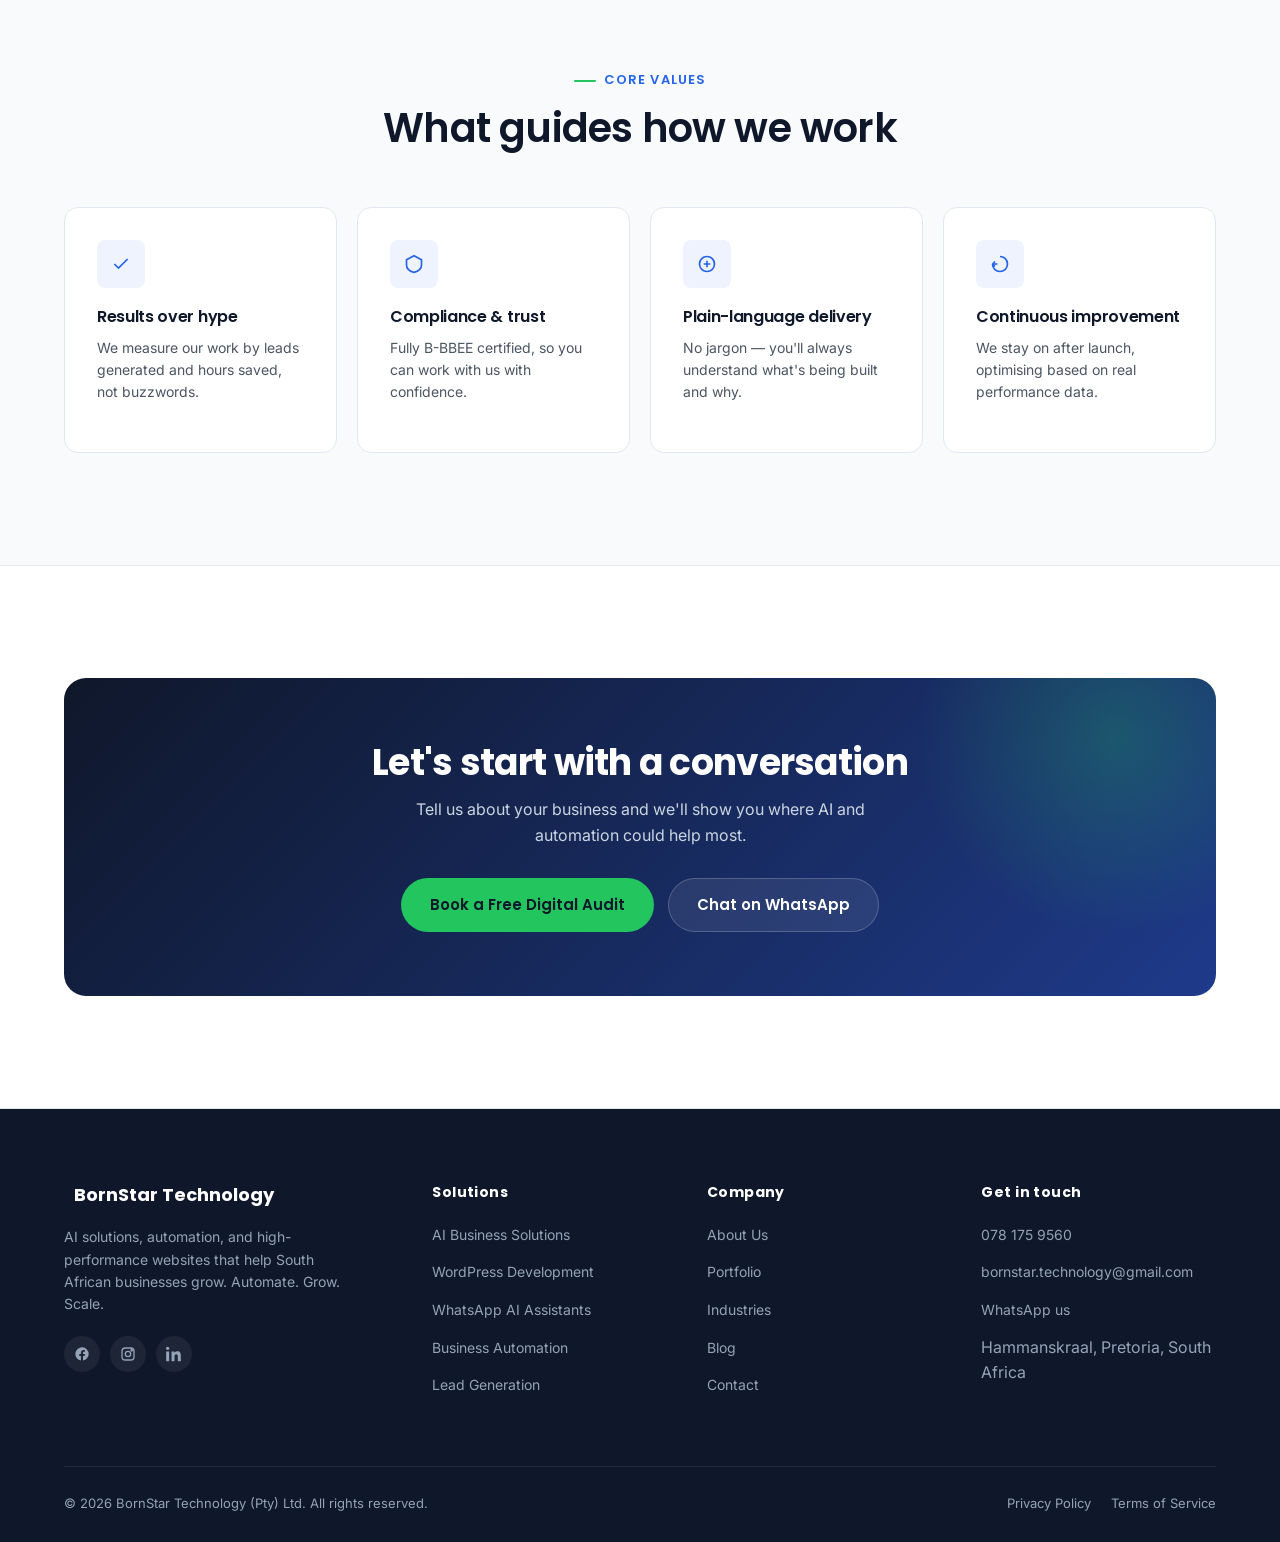
<file: about.html>
<!DOCTYPE html>
<html lang="en-ZA">
<head>
<meta charset="UTF-8">
<meta name="viewport" content="width=device-width, initial-scale=1.0">
<title>About Us | BornStar Technology</title>
<meta name="description" content="BornStar Technology is a Pretoria-based, Level 1 B-BBEE certified AI and web solutions company helping South African SMEs grow through automation and technology.">
<link rel="canonical" href="https://bornstartechnology.github.io/about.html">
<meta property="og:type" content="website">
<meta property="og:title" content="About BornStar Technology">
<meta property="og:description" content="A Pretoria-based AI and web solutions company built to help South African SMEs grow.">
<meta property="og:url" content="https://bornstartechnology.github.io/about.html">
<link rel="preconnect" href="https://fonts.googleapis.com">
<link rel="preconnect" href="https://fonts.gstatic.com" crossorigin>
<link href="https://fonts.googleapis.com/css2?family=Poppins:wght@500;600;700&family=Inter:wght@400;500;600&display=swap" rel="stylesheet">
<link rel="stylesheet" href="css/style.css">
</head>
<body>

<header class="site-header">
  <div class="container nav">
    <a href="index.html" class="logo"><span class="mark" aria-hidden="true"></span>BornStar Technology</a>
    <nav class="nav-links" id="nav-links" aria-label="Primary">
      <a href="index.html">Home</a>
      <a href="solutions.html">Solutions</a>
      <a href="industries.html">Industries</a>
      <a href="portfolio.html">Portfolio</a>
      <a href="about.html" class="active">About</a>
      <a href="blog.html">Blog</a>
      <a href="contact.html">Contact</a>
    </nav>
    <div class="nav-actions">
      <a href="contact.html" class="btn btn-secondary btn-sm">Request a Quote</a>
      <a href="audit.html" class="btn btn-primary btn-sm">Book Free Audit</a>
      <button class="nav-toggle" aria-label="Toggle menu" aria-expanded="false"><span></span><span></span><span></span></button>
    </div>
  </div>
</header>

<main>
  <div class="page-header">
    <div class="container">
      <div class="breadcrumb"><a href="index.html">Home</a><span>/</span><span>About</span></div>
      <span class="eyebrow">Our story</span>
      <h1>Built to make advanced technology reachable for South African business</h1>
      <p>BornStar Technology (Pty) Ltd started with a simple observation: the businesses that need automation most are the ones least served by it.</p>
    </div>
  </div>

  <section class="section">
    <div class="container two-col">
      <div>
        <span class="eyebrow">Company story</span>
        <h2 style="font-size:clamp(24px,3vw,32px); margin-bottom:16px;">From one developer's ambition to a growing technology partner</h2>
        <p style="color:var(--color-text-muted); margin-bottom:16px;">BornStar Technology was founded in Pretoria with a clear purpose: bring AI, automation, and professional websites within reach of small and medium businesses that are usually priced out of them.</p>
        <p style="color:var(--color-text-muted); margin-bottom:16px;">Today we work across construction, engineering, logistics, medical, legal, and non-profit sectors — building the same calibre of systems used by large corporates, scaled and priced for SMEs.</p>
        <p style="color:var(--color-text-muted);">We're a Level 1 B-BBEE certified company, giving our clients a compliant, credible partner for both private and public sector work.</p>
      </div>
      <div class="mock-panel">
        <div style="display:flex; justify-content:space-between; align-items:center; margin-bottom:20px;">
          <strong style="font-family:var(--font-heading); color:var(--color-secondary); font-size:15px;">Company Snapshot</strong>
        </div>
        <div class="mock-line"></div>
        <div class="mock-line short"></div>
        <div class="badge-row">
          <span class="badge">Level 1 B-BBEE (EME)</span>
          <span class="badge">Pretoria, South Africa</span>
          <span class="badge">AI &amp; Web Solutions</span>
        </div>
      </div>
    </div>
  </section>

  <section class="section section-dark">
    <div class="container">
      <div class="grid grid-2">
        <div class="reveal">
          <span class="eyebrow" style="color:var(--color-accent);">Mission</span>
          <h3 style="font-size:24px; margin-bottom:12px;">Help South African businesses grow</h3>
          <p>By combining AI, automation, and high-performance websites to generate more customers, save time, and improve operational efficiency for every client we work with.</p>
        </div>
        <div class="reveal">
          <span class="eyebrow" style="color:var(--color-accent);">Vision</span>
          <h3 style="font-size:24px; margin-bottom:12px;">A technology partner for every SME</h3>
          <p>We want BornStar Technology to be the default choice for South African SMEs taking their first serious step into AI and automation.</p>
        </div>
      </div>
      <div class="stat-row mt-40">
        <div><strong>Level 1</strong><span>B-BBEE EME status</span></div>
        <div><strong>7+</strong><span>Industries served</span></div>
        <div><strong>100%</strong><span>South African owned</span></div>
      </div>
    </div>
  </section>

  <section class="section">
    <div class="container">
      <div class="section-head center">
        <span class="eyebrow">Core values</span>
        <h2>What guides how we work</h2>
      </div>
      <div class="values-grid">
        <div class="card reveal">
          <div class="card-icon"><svg width="20" height="20" viewBox="0 0 24 24" fill="none" stroke="currentColor" stroke-width="2"><path d="M20 6 9 17l-5-5"/></svg></div>
          <h3 style="font-size:16px;">Results over hype</h3>
          <p style="font-size:14px;">We measure our work by leads generated and hours saved, not buzzwords.</p>
        </div>
        <div class="card reveal">
          <div class="card-icon"><svg width="20" height="20" viewBox="0 0 24 24" fill="none" stroke="currentColor" stroke-width="2"><path d="M12 2 3 7v6c0 5 4 8 9 9 5-1 9-4 9-9V7l-9-5Z"/></svg></div>
          <h3 style="font-size:16px;">Compliance &amp; trust</h3>
          <p style="font-size:14px;">Fully B-BBEE certified, so you can work with us with confidence.</p>
        </div>
        <div class="card reveal">
          <div class="card-icon"><svg width="20" height="20" viewBox="0 0 24 24" fill="none" stroke="currentColor" stroke-width="2"><path d="M8 12h8M12 8v8"/><circle cx="12" cy="12" r="9"/></svg></div>
          <h3 style="font-size:16px;">Plain-language delivery</h3>
          <p style="font-size:14px;">No jargon — you'll always understand what's being built and why.</p>
        </div>
        <div class="card reveal">
          <div class="card-icon"><svg width="20" height="20" viewBox="0 0 24 24" fill="none" stroke="currentColor" stroke-width="2"><path d="M3 12a9 9 0 1 0 9-9M3 12h6m-6 0 3-3m-3 3 3 3"/></svg></div>
          <h3 style="font-size:16px;">Continuous improvement</h3>
          <p style="font-size:14px;">We stay on after launch, optimising based on real performance data.</p>
        </div>
      </div>
    </div>
  </section>

  <section class="section section-alt">
    <div class="container">
      <div class="cta-banner reveal">
        <h2>Let's start with a conversation</h2>
        <p>Tell us about your business and we'll show you where AI and automation could help most.</p>
        <div class="hero-actions">
          <a href="contact.html#audit" class="btn btn-accent">Book a Free Digital Audit</a>
          <a href="https://wa.me/27781759560?text=Hi%20BornStar%20Technology.%20I%27d%20like%20to%20enquire%20about%20your%20AI%20and%20web%20solutions." target="_blank" rel="noopener" class="btn btn-ghost-light">Chat on WhatsApp</a>
        </div>
      </div>
    </div>
  </section>
</main>

<footer class="site-footer">
  <div class="container">
    <div class="footer-grid">
      <div class="footer-about">
        <div class="footer-logo"><span class="mark" aria-hidden="true"></span>BornStar Technology</div>
        <p>AI solutions, automation, and high-performance websites that help South African businesses grow. Automate. Grow. Scale.</p>
        <div class="footer-social">
          <a href="#" aria-label="Facebook"><svg width="16" height="16" viewBox="0 0 24 24" fill="currentColor"><path d="M22 12a10 10 0 1 0-11.6 9.9v-7H7.9V12h2.5V9.8c0-2.5 1.5-3.9 3.8-3.9 1.1 0 2.2.2 2.2.2v2.5h-1.3c-1.2 0-1.6.8-1.6 1.6V12h2.8l-.4 2.9h-2.4v7A10 10 0 0 0 22 12Z"/></svg></a>
          <a href="#" aria-label="Instagram"><svg width="16" height="16" viewBox="0 0 24 24" fill="none" stroke="currentColor" stroke-width="2"><rect x="3" y="3" width="18" height="18" rx="5"/><circle cx="12" cy="12" r="4"/><circle cx="17.5" cy="6.5" r="1"/></svg></a>
          <a href="#" aria-label="LinkedIn"><svg width="16" height="16" viewBox="0 0 24 24" fill="currentColor"><path d="M4.98 3.5C4.98 4.9 3.9 6 2.5 6S0 4.9 0 3.5 1.1 1 2.5 1s2.48 1.1 2.48 2.5ZM.24 8.25h4.5V23H.24V8.25ZM8.25 8.25h4.3v2.02h.06c.6-1.13 2.06-2.32 4.24-2.32 4.53 0 5.37 2.98 5.37 6.86V23h-4.5v-6.87c0-1.64-.03-3.75-2.29-3.75-2.3 0-2.65 1.79-2.65 3.63V23h-4.5V8.25Z"/></svg></a>
        </div>
      </div>
      <div>
        <h5>Solutions</h5>
        <ul>
          <li><a href="solutions.html#ai">AI Business Solutions</a></li>
          <li><a href="solutions.html#wordpress">WordPress Development</a></li>
          <li><a href="solutions.html#whatsapp">WhatsApp AI Assistants</a></li>
          <li><a href="solutions.html#automation">Business Automation</a></li>
          <li><a href="solutions.html#leadgen">Lead Generation</a></li>
        </ul>
      </div>
      <div>
        <h5>Company</h5>
        <ul>
          <li><a href="about.html">About Us</a></li>
          <li><a href="portfolio.html">Portfolio</a></li>
          <li><a href="industries.html">Industries</a></li>
          <li><a href="blog.html">Blog</a></li>
          <li><a href="contact.html">Contact</a></li>
        </ul>
      </div>
      <div>
        <h5>Get in touch</h5>
        <ul>
          <li><a href="tel:+27781759560">078 175 9560</a></li>
          <li><a href="mailto:bornstar.technology@gmail.com">bornstar.technology@gmail.com</a></li>
          <li><a href="https://wa.me/27781759560" target="_blank" rel="noopener">WhatsApp us</a></li>
          <li>Hammanskraal, Pretoria, South Africa</li>
        </ul>
      </div>
    </div>
    <div class="footer-bottom">
      <span>© 2026 BornStar Technology (Pty) Ltd. All rights reserved.</span>
      <div class="footer-legal"><a href="#">Privacy Policy</a><a href="#">Terms of Service</a></div>
    </div>
  </div>
</footer>

<a class="wa-float" href="https://wa.me/27781759560?text=Hi%20BornStar%20Technology.%20I%27d%20like%20to%20enquire%20about%20your%20AI%20and%20web%20solutions." target="_blank" rel="noopener" aria-label="Chat with us on WhatsApp">
  <svg width="30" height="30" viewBox="0 0 24 24" fill="currentColor"><path d="M17.5 14.4c-.3-.1-1.7-.9-2-1s-.5-.1-.7.1-.8 1-.9 1.1-.3.2-.6.1a7.7 7.7 0 0 1-2.2-1.4 8.3 8.3 0 0 1-1.5-1.9c-.2-.3 0-.5.1-.6l.4-.5.2-.4a.5.5 0 0 0 0-.4c-.1-.1-.7-1.6-1-2.2s-.5-.5-.7-.5h-.6a1.1 1.1 0 0 0-.8.4A3.5 3.5 0 0 0 5.6 10a6 6 0 0 0 1.3 3.2 13.7 13.7 0 0 0 5.3 4.7c.7.3 1.3.5 1.8.6a4.3 4.3 0 0 0 2-.1 3.3 3.3 0 0 0 2.1-1.5 2.6 2.6 0 0 0 .2-1.5c-.1-.1-.3-.2-.6-.3Z"/><path d="M12 2a10 10 0 0 0-8.6 15L2 22l5.1-1.3A10 10 0 1 0 12 2Zm0 18.2a8.2 8.2 0 0 1-4.2-1.1l-.3-.2-3 .8.8-2.9-.2-.3A8.2 8.2 0 1 1 12 20.2Z"/></svg>
  <span class="wa-tooltip">Chat with us on WhatsApp</span>
</a>

<script src="js/main.js"></script>
</body>
</html>
</file>
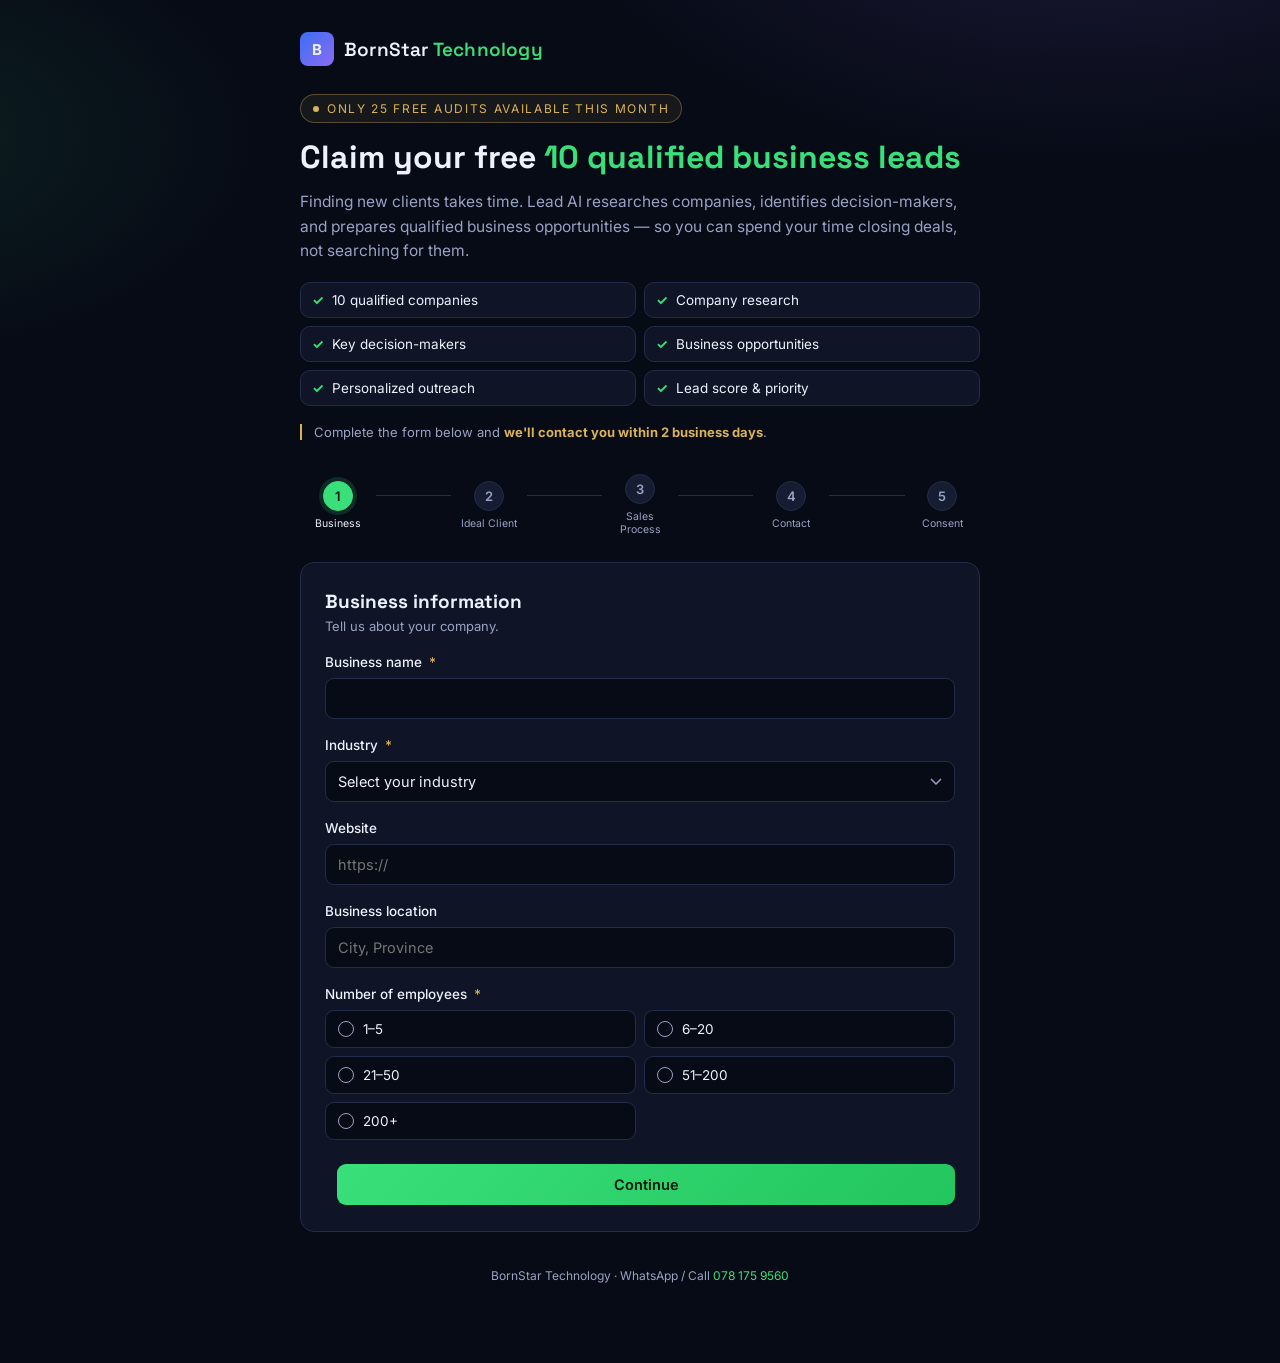
<file: audit.html>
<!DOCTYPE html>
<html lang="en">
<head>
<meta charset="UTF-8">
<meta name="viewport" content="width=device-width, initial-scale=1.0">
<title>Claim Your Free Lead Audit — BornStar Technology</title>
<link rel="preconnect" href="https://fonts.googleapis.com">
<link href="https://fonts.googleapis.com/css2?family=Space+Grotesk:wght@500;600;700&family=Inter:wght@400;500;600&display=swap" rel="stylesheet">
<style>
  :root{
    --navy:#070b16;
    --navy-2:#0f1526;
    --navy-3:#161d33;
    --line:#232c48;
    --blue:#3b6ef6;
    --green:#39e07a;
    --purple:#8b6cf2;
    --gold:#d9b25a;
    --text:#eef1fb;
    --text-dim:#98a2c3;
    --radius:14px;
  }
  *{box-sizing:border-box;}
  body{
    margin:0;
    background:
      radial-gradient(900px 500px at 85% -10%, rgba(139,108,242,0.16), transparent 60%),
      radial-gradient(700px 400px at -10% 10%, rgba(57,224,122,0.10), transparent 55%),
      var(--navy);
    color:var(--text);
    font-family:'Inter',system-ui,sans-serif;
    -webkit-font-smoothing:antialiased;
  }
  h1,h2,h3,.brand{font-family:'Space Grotesk',system-ui,sans-serif;}
  .wrap{max-width:720px;margin:0 auto;padding:32px 20px 80px;}

  .brandbar{display:flex;align-items:center;gap:10px;margin-bottom:28px;}
  .brandbar .mark{width:34px;height:34px;border-radius:8px;background:linear-gradient(135deg,var(--blue),var(--purple));display:flex;align-items:center;justify-content:center;font-weight:700;font-size:15px;}
  .brand{font-size:19px;font-weight:600;letter-spacing:0.2px;}
  .brand span{color:var(--green);}

  header.hero{margin-bottom:30px;}
  .eyebrow{display:inline-flex;align-items:center;gap:8px;font-size:12px;letter-spacing:0.14em;text-transform:uppercase;color:var(--gold);border:1px solid rgba(217,178,90,0.35);background:rgba(217,178,90,0.08);padding:6px 12px;border-radius:999px;margin-bottom:16px;}
  .eyebrow .dot{width:6px;height:6px;border-radius:50%;background:var(--gold);animation:pulse 1.8s infinite;}
  @keyframes pulse{0%,100%{opacity:1;}50%{opacity:0.35;}}
  h1{font-size:32px;line-height:1.15;margin:0 0 14px;font-weight:700;}
  h1 em{font-style:normal;color:var(--green);}
  .lede{color:var(--text-dim);font-size:15.5px;line-height:1.6;margin:0 0 18px;}
  .includes{display:grid;grid-template-columns:1fr 1fr;gap:8px;margin:18px 0 6px;}
  .includes div{font-size:13.5px;color:var(--text);display:flex;gap:8px;align-items:flex-start;background:var(--navy-2);border:1px solid var(--line);padding:9px 11px;border-radius:10px;}
  .includes div::before{content:"✓";color:var(--green);font-weight:700;}
  .limited{margin-top:18px;font-size:13px;color:var(--text-dim);border-left:2px solid var(--gold);padding-left:12px;}
  .limited b{color:var(--gold);}

  /* progress — echoes the flyer's 5-step numbered path */
  .progress{display:flex;align-items:center;margin:34px 0 26px;}
  .step-node{display:flex;flex-direction:column;align-items:center;gap:6px;flex:1;position:relative;}
  .step-node .circle{width:30px;height:30px;border-radius:50%;background:var(--navy-3);border:1px solid var(--line);display:flex;align-items:center;justify-content:center;font-size:13px;font-weight:600;color:var(--text-dim);transition:all .25s;z-index:1;}
  .step-node.active .circle{background:var(--green);color:#06170d;border-color:var(--green);box-shadow:0 0 0 4px rgba(57,224,122,0.15);}
  .step-node.done .circle{background:transparent;border-color:var(--green);color:var(--green);}
  .step-node .label{font-size:10.5px;color:var(--text-dim);text-align:center;max-width:70px;}
  .step-node.active .label{color:var(--text);}
  .connector{flex:1;height:1px;background:var(--line);margin-top:-20px;}
  .connector.done{background:var(--green);}

  form{display:block;}
  .panel{display:none;background:var(--navy-2);border:1px solid var(--line);border-radius:var(--radius);padding:26px 24px;animation:fade .3s ease;}
  .panel.active{display:block;}
  @keyframes fade{from{opacity:0;transform:translateY(6px);}to{opacity:1;transform:translateY(0);}}
  .panel h2{font-size:19px;margin:0 0 4px;}
  .panel .sub{color:var(--text-dim);font-size:13px;margin:0 0 20px;}

  .field{margin-bottom:18px;}
  .field label.q{display:block;font-size:13.5px;font-weight:500;margin-bottom:8px;color:var(--text);}
  .field label.q .req{color:var(--gold);margin-left:3px;}
  .field label.q .hint{display:block;font-weight:400;color:var(--text-dim);font-size:12px;margin-top:2px;}
  input[type=text],input[type=email],input[type=tel],input[type=url],textarea,select{
    width:100%;background:var(--navy);border:1px solid var(--line);color:var(--text);
    padding:11px 12px;border-radius:9px;font-size:14.5px;font-family:inherit;
  }
  input:focus,textarea:focus,select:focus{outline:none;border-color:var(--blue);box-shadow:0 0 0 3px rgba(59,110,246,0.18);}
  textarea{resize:vertical;min-height:80px;}
  select{appearance:none;background-image:url("data:image/svg+xml;utf8,<svg xmlns='http://www.w3.org/2000/svg' width='12' height='8'><path d='M1 1l5 5 5-5' stroke='%2398a2c3' stroke-width='1.5' fill='none'/></svg>");background-repeat:no-repeat;background-position:right 12px center;padding-right:32px;}

  .choice-grid{display:grid;grid-template-columns:1fr 1fr;gap:8px;}
  .choice-grid.wide{grid-template-columns:1fr;}
  .choice{position:relative;}
  .choice input{position:absolute;opacity:0;}
  .choice .box{display:flex;align-items:center;gap:9px;border:1px solid var(--line);background:var(--navy);border-radius:9px;padding:10px 12px;font-size:13.5px;cursor:pointer;transition:all .15s;}
  .choice .box .ind{width:16px;height:16px;flex:0 0 16px;border:1.5px solid var(--text-dim);background:transparent;}
  .choice input[type=radio] + .box .ind{border-radius:50%;}
  .choice input[type=checkbox] + .box .ind{border-radius:4px;}
  .choice input:checked + .box{border-color:var(--green);background:rgba(57,224,122,0.07);}
  .choice input:checked + .box .ind{background:var(--green);border-color:var(--green);}

  .nav-row{display:flex;justify-content:space-between;align-items:center;margin-top:24px;gap:12px;}
  button{font-family:inherit;font-size:14.5px;font-weight:600;border-radius:9px;padding:12px 22px;cursor:pointer;border:none;}
  .btn-primary{background:linear-gradient(135deg,var(--green),#22c55e);color:#06170d;flex:1;}
  .btn-primary:hover{filter:brightness(1.06);}
  .btn-ghost{background:transparent;border:1px solid var(--line);color:var(--text-dim);}
  .btn-ghost:hover{color:var(--text);border-color:var(--text-dim);}
  .btn-primary:disabled{opacity:0.5;cursor:not-allowed;}

  .consent-row{display:flex;gap:10px;align-items:flex-start;background:var(--navy);border:1px solid var(--line);border-radius:9px;padding:14px;}
  .consent-row input{margin-top:3px;}
  .consent-row label{font-size:13.5px;color:var(--text-dim);line-height:1.5;}

  .error-msg{color:#ff6b6b;font-size:12px;margin-top:8px;display:none;}

  /* thank you */
  #thankyou{display:none;text-align:center;background:var(--navy-2);border:1px solid var(--line);border-radius:var(--radius);padding:44px 26px;}
  #thankyou .badge{width:56px;height:56px;border-radius:50%;background:rgba(57,224,122,0.12);border:1px solid var(--green);display:flex;align-items:center;justify-content:center;margin:0 auto 18px;font-size:26px;color:var(--green);}
  #thankyou h2{font-size:22px;margin:0 0 8px;}
  #thankyou p{color:var(--text-dim);font-size:14px;line-height:1.6;}
  #thankyou .includes{text-align:left;margin-top:22px;}
  .sending{font-size:13px;color:var(--text-dim);text-align:center;margin-top:10px;display:none;}

  footer{margin-top:36px;text-align:center;color:var(--text-dim);font-size:12px;}
  footer a{color:var(--green);text-decoration:none;}

  @media(max-width:480px){
    .includes{grid-template-columns:1fr;}
    .choice-grid{grid-template-columns:1fr;}
    h1{font-size:26px;}
    .step-node .label{display:none;}
  }
</style>
</head>
<body>
<div class="wrap">

  <div class="brandbar">
    <div class="mark">B</div>
    <div class="brand">BornStar <span>Technology</span></div>
  </div>

  <header class="hero">
    <div class="eyebrow"><span class="dot"></span> Only 25 free audits available this month</div>
    <h1>Claim your free <em>10 qualified business leads</em></h1>
    <p class="lede">Finding new clients takes time. Lead AI researches companies, identifies decision-makers, and prepares qualified business opportunities — so you can spend your time closing deals, not searching for them.</p>
    <div class="includes">
      <div>10 qualified companies</div>
      <div>Company research</div>
      <div>Key decision-makers</div>
      <div>Business opportunities</div>
      <div>Personalized outreach</div>
      <div>Lead score &amp; priority</div>
    </div>
    <div class="limited">Complete the form below and <b>we'll contact you within 2 business days</b>.</div>
  </header>

  <div class="progress" id="progress"></div>

  <form id="leadForm" novalidate>

    <!-- STEP 1 — Business Information -->
    <div class="panel active" data-step="1">
      <h2>Business information</h2>
      <p class="sub">Tell us about your company.</p>

      <div class="field">
        <label class="q">Business name <span class="req">*</span></label>
        <input type="text" name="businessName" required>
      </div>

      <div class="field">
        <label class="q">Industry <span class="req">*</span></label>
        <select name="industry" required>
          <option value="" disabled selected>Select your industry</option>
          <option>Manufacturing</option>
          <option>Construction</option>
          <option>Engineering</option>
          <option>Logistics</option>
          <option>Medical</option>
          <option>Retail</option>
          <option>IT</option>
          <option>Security</option>
          <option>Professional Services</option>
          <option>Other</option>
        </select>
      </div>

      <div class="field">
        <label class="q">Website</label>
        <input type="url" name="website" placeholder="https://">
      </div>

      <div class="field">
        <label class="q">Business location</label>
        <input type="text" name="location" placeholder="City, Province">
      </div>

      <div class="field">
        <label class="q">Number of employees <span class="req">*</span></label>
        <div class="choice-grid" data-radio-group="employees">
          <label class="choice"><input type="radio" name="employees" value="1–5" required><span class="box"><span class="ind"></span>1–5</span></label>
          <label class="choice"><input type="radio" name="employees" value="6–20"><span class="box"><span class="ind"></span>6–20</span></label>
          <label class="choice"><input type="radio" name="employees" value="21–50"><span class="box"><span class="ind"></span>21–50</span></label>
          <label class="choice"><input type="radio" name="employees" value="51–200"><span class="box"><span class="ind"></span>51–200</span></label>
          <label class="choice"><input type="radio" name="employees" value="200+"><span class="box"><span class="ind"></span>200+</span></label>
        </div>
      </div>

      <div class="nav-row">
        <span></span>
        <button type="button" class="btn-primary" data-next>Continue</button>
      </div>
    </div>

    <!-- STEP 2 — Ideal Client -->
    <div class="panel" data-step="2">
      <h2>Your ideal client</h2>
      <p class="sub">This is what Lead AI uses to find matching companies.</p>

      <div class="field">
        <label class="q">Describe your ideal customer <span class="req">*</span>
          <span class="hint">e.g. manufacturers, churches, schools, construction companies</span>
        </label>
        <textarea name="idealCustomer" required></textarea>
      </div>

      <div class="field">
        <label class="q">Which industries do you want us to target?</label>
        <div class="choice-grid">
          <label class="choice"><input type="checkbox" name="targetIndustries" value="Manufacturing"><span class="box"><span class="ind"></span>Manufacturing</span></label>
          <label class="choice"><input type="checkbox" name="targetIndustries" value="Construction"><span class="box"><span class="ind"></span>Construction</span></label>
          <label class="choice"><input type="checkbox" name="targetIndustries" value="Engineering"><span class="box"><span class="ind"></span>Engineering</span></label>
          <label class="choice"><input type="checkbox" name="targetIndustries" value="Logistics"><span class="box"><span class="ind"></span>Logistics</span></label>
          <label class="choice"><input type="checkbox" name="targetIndustries" value="Medical"><span class="box"><span class="ind"></span>Medical</span></label>
          <label class="choice"><input type="checkbox" name="targetIndustries" value="Retail"><span class="box"><span class="ind"></span>Retail</span></label>
          <label class="choice"><input type="checkbox" name="targetIndustries" value="IT"><span class="box"><span class="ind"></span>IT</span></label>
          <label class="choice"><input type="checkbox" name="targetIndustries" value="Security"><span class="box"><span class="ind"></span>Security</span></label>
          <label class="choice"><input type="checkbox" name="targetIndustries" value="Professional Services"><span class="box"><span class="ind"></span>Professional Services</span></label>
          <label class="choice"><input type="checkbox" name="targetIndustries" value="Churches"><span class="box"><span class="ind"></span>Churches</span></label>
          <label class="choice"><input type="checkbox" name="targetIndustries" value="Schools"><span class="box"><span class="ind"></span>Schools</span></label>
          <label class="choice"><input type="checkbox" name="targetIndustries" value="Other"><span class="box"><span class="ind"></span>Other</span></label>
        </div>
      </div>

      <div class="field">
        <label class="q">Which cities or provinces should we search?</label>
        <input type="text" name="searchAreas" placeholder="e.g. Pretoria, Gauteng">
      </div>

      <div class="field">
        <label class="q">How many new clients do you want each month? <span class="req">*</span></label>
        <div class="choice-grid" data-radio-group="clientsPerMonth">
          <label class="choice"><input type="radio" name="clientsPerMonth" value="5" required><span class="box"><span class="ind"></span>5</span></label>
          <label class="choice"><input type="radio" name="clientsPerMonth" value="10"><span class="box"><span class="ind"></span>10</span></label>
          <label class="choice"><input type="radio" name="clientsPerMonth" value="20"><span class="box"><span class="ind"></span>20</span></label>
          <label class="choice"><input type="radio" name="clientsPerMonth" value="50+"><span class="box"><span class="ind"></span>50+</span></label>
          <label class="choice"><input type="radio" name="clientsPerMonth" value="As many as possible"><span class="box"><span class="ind"></span>As many as possible</span></label>
        </div>
      </div>

      <div class="nav-row">
        <button type="button" class="btn-ghost" data-prev>Back</button>
        <button type="button" class="btn-primary" data-next>Continue</button>
      </div>
    </div>

    <!-- STEP 3 — Current Sales Process -->
    <div class="panel" data-step="3">
      <h2>Current sales process</h2>
      <p class="sub">Helps us understand where Lead AI can help most.</p>

      <div class="field">
        <label class="q">How do you currently get clients?</label>
        <div class="choice-grid">
          <label class="choice"><input type="checkbox" name="currentClientSources" value="Referrals"><span class="box"><span class="ind"></span>Referrals</span></label>
          <label class="choice"><input type="checkbox" name="currentClientSources" value="Facebook"><span class="box"><span class="ind"></span>Facebook</span></label>
          <label class="choice"><input type="checkbox" name="currentClientSources" value="Google"><span class="box"><span class="ind"></span>Google</span></label>
          <label class="choice"><input type="checkbox" name="currentClientSources" value="Cold Calling"><span class="box"><span class="ind"></span>Cold Calling</span></label>
          <label class="choice"><input type="checkbox" name="currentClientSources" value="WhatsApp"><span class="box"><span class="ind"></span>WhatsApp</span></label>
          <label class="choice"><input type="checkbox" name="currentClientSources" value="Website"><span class="box"><span class="ind"></span>Website</span></label>
          <label class="choice"><input type="checkbox" name="currentClientSources" value="LinkedIn"><span class="box"><span class="ind"></span>LinkedIn</span></label>
          <label class="choice"><input type="checkbox" name="currentClientSources" value="Walk-ins"><span class="box"><span class="ind"></span>Walk-ins</span></label>
          <label class="choice"><input type="checkbox" name="currentClientSources" value="Other"><span class="box"><span class="ind"></span>Other</span></label>
        </div>
      </div>

      <div class="field">
        <label class="q">Biggest challenge? <span class="req">*</span></label>
        <div class="choice-grid wide" data-radio-group="biggestChallenge">
          <label class="choice"><input type="radio" name="biggestChallenge" value="Finding leads" required><span class="box"><span class="ind"></span>Finding leads</span></label>
          <label class="choice"><input type="radio" name="biggestChallenge" value="Finding decision-makers"><span class="box"><span class="ind"></span>Finding decision-makers</span></label>
          <label class="choice"><input type="radio" name="biggestChallenge" value="Booking meetings"><span class="box"><span class="ind"></span>Booking meetings</span></label>
          <label class="choice"><input type="radio" name="biggestChallenge" value="Closing deals"><span class="box"><span class="ind"></span>Closing deals</span></label>
          <label class="choice"><input type="radio" name="biggestChallenge" value="Following up"><span class="box"><span class="ind"></span>Following up</span></label>
          <label class="choice"><input type="radio" name="biggestChallenge" value="No marketing strategy"><span class="box"><span class="ind"></span>No marketing strategy</span></label>
        </div>
      </div>

      <div class="nav-row">
        <button type="button" class="btn-ghost" data-prev>Back</button>
        <button type="button" class="btn-primary" data-next>Continue</button>
      </div>
    </div>

    <!-- STEP 4 — Contact Details -->
    <div class="panel" data-step="4">
      <h2>Contact details</h2>
      <p class="sub">So we can send you the audit.</p>

      <div class="field">
        <label class="q">Full name <span class="req">*</span></label>
        <input type="text" name="fullName" required>
      </div>

      <div class="field">
        <label class="q">Position</label>
        <input type="text" name="position">
      </div>

      <div class="field">
        <label class="q">Email <span class="req">*</span></label>
        <input type="email" name="email" required>
      </div>

      <div class="field">
        <label class="q">WhatsApp number <span class="req">*</span></label>
        <input type="tel" name="whatsapp" placeholder="e.g. 078 175 9560" required>
      </div>

      <div class="field">
        <label class="q">Preferred contact method <span class="req">*</span></label>
        <div class="choice-grid" data-radio-group="contactMethod">
          <label class="choice"><input type="radio" name="contactMethod" value="WhatsApp" required><span class="box"><span class="ind"></span>WhatsApp</span></label>
          <label class="choice"><input type="radio" name="contactMethod" value="Phone"><span class="box"><span class="ind"></span>Phone</span></label>
          <label class="choice"><input type="radio" name="contactMethod" value="Email"><span class="box"><span class="ind"></span>Email</span></label>
        </div>
      </div>

      <div class="nav-row">
        <button type="button" class="btn-ghost" data-prev>Back</button>
        <button type="button" class="btn-primary" data-next>Continue</button>
      </div>
    </div>

    <!-- STEP 5 — Consent -->
    <div class="panel" data-step="5">
      <h2>Almost done</h2>
      <p class="sub">One last thing before we submit your application.</p>

      <div class="consent-row">
        <input type="checkbox" id="consent" name="consent" required>
        <label for="consent">I agree that BornStar Technology may contact me regarding my Lead Audit.</label>
      </div>
      <div class="error-msg" id="errorMsg">Please check all required fields before submitting.</div>

      <div class="nav-row">
        <button type="button" class="btn-ghost" data-prev>Back</button>
        <button type="submit" class="btn-primary" id="submitBtn">Submit application</button>
      </div>
      <div class="sending" id="sendingMsg">Sending your application…</div>
    </div>

  </form>

  <div id="thankyou">
    <div class="badge">✓</div>
    <h2>Congratulations!</h2>
    <p>Your application has been received. If selected, you'll receive:</p>
    <div class="includes">
      <div>10 Qualified Business Leads</div>
      <div>Company Research</div>
      <div>Decision-Maker Insights</div>
      <div>Business Opportunity Analysis</div>
      <div>Personalized Outreach Suggestions</div>
    </div>
    <p style="margin-top:18px;">We'll contact you within 2 business days.</p>
  </div>

  <footer>BornStar Technology · WhatsApp / Call <a href="tel:0781759560">078 175 9560</a></footer>
</div>

<script>
  // ⚠️ Replace with your deployed Google Apps Script Web App URL (see setup notes provided separately).
  const SCRIPT_URL = "https://script.google.com/macros/s/AKfycbwlf7rUa-uv_BClzWPiW9c8ef_czY7V4GFlkZ5Ipl95syJYr3bWK7aUk4uND186PIU/exec";

  const steps = Array.from(document.querySelectorAll('.panel'));
  const progressEl = document.getElementById('progress');
  const stepLabels = ["Business", "Ideal Client", "Sales Process", "Contact", "Consent"];
  let current = 1;

  function renderProgress(){
    progressEl.innerHTML = '';
    steps.forEach((_, i) => {
      const n = i + 1;
      const node = document.createElement('div');
      node.className = 'step-node' + (n === current ? ' active' : n < current ? ' done' : '');
      node.innerHTML = `<div class="circle">${n < current ? '✓' : n}</div><div class="label">${stepLabels[i]}</div>`;
      progressEl.appendChild(node);
      if (n < steps.length) {
        const conn = document.createElement('div');
        conn.className = 'connector' + (n < current ? ' done' : '');
        progressEl.appendChild(conn);
      }
    });
  }

  function showStep(n){
    steps.forEach(p => p.classList.toggle('active', Number(p.dataset.step) === n));
    current = n;
    renderProgress();
    window.scrollTo({top: document.querySelector('.progress').offsetTop - 20, behavior:'smooth'});
  }

  function validateStep(panel){
    const requiredEls = panel.querySelectorAll('[required]');
    for (const el of requiredEls) {
      if (el.type === 'radio') {
        const group = panel.querySelectorAll(`input[name="${el.name}"]`);
        if (![...group].some(r => r.checked)) return false;
      } else if (el.type === 'checkbox') {
        if (!el.checked) return false;
      } else if (!el.value.trim()) {
        return false;
      }
    }
    return true;
  }

  document.querySelectorAll('[data-next]').forEach(btn => {
    btn.addEventListener('click', () => {
      const panel = btn.closest('.panel');
      if (!validateStep(panel)) {
        panel.style.animation = 'none';
        panel.offsetHeight;
        panel.style.animation = 'fade .3s ease';
        const err = panel.querySelector('.error-msg');
        panel.querySelectorAll('[required]').forEach(el=>{});
        alert('Please fill in all required fields before continuing.');
        return;
      }
      showStep(current + 1);
    });
  });

  document.querySelectorAll('[data-prev]').forEach(btn => {
    btn.addEventListener('click', () => showStep(current - 1));
  });

  renderProgress();

  document.getElementById('leadForm').addEventListener('submit', async (e) => {
    e.preventDefault();
    const finalPanel = steps[steps.length - 1];
    if (!validateStep(finalPanel)) {
      document.getElementById('errorMsg').style.display = 'block';
      return;
    }
    document.getElementById('errorMsg').style.display = 'none';

    const form = e.target;
    const fd = new FormData(form);
    const data = {};
    for (const [key, value] of fd.entries()) {
      if (data[key] !== undefined) {
        data[key] = Array.isArray(data[key]) ? [...data[key], value] : [data[key], value];
      } else {
        data[key] = value;
      }
    }
    // normalize checkbox groups to comma-separated strings
    ['targetIndustries','currentClientSources'].forEach(k => {
      if (Array.isArray(data[k])) data[k] = data[k].join(', ');
    });
    data.consent = form.consent.checked ? 'Yes' : 'No';
    data.submittedAt = new Date().toISOString();

    const submitBtn = document.getElementById('submitBtn');
    submitBtn.disabled = true;
    document.getElementById('sendingMsg').style.display = 'block';

    try {
      if (SCRIPT_URL && !SCRIPT_URL.includes('PASTE_YOUR')) {
        await fetch(SCRIPT_URL, {
          method: 'POST',
          mode: 'no-cors',
          headers: { 'Content-Type': 'text/plain;charset=utf-8' },
          body: JSON.stringify(data)
        });
      } else {
        console.warn('SCRIPT_URL not configured — form data was not sent anywhere.', data);
      }
      document.getElementById('leadForm').style.display = 'none';
      document.querySelector('.progress').style.display = 'none';
      document.getElementById('thankyou').style.display = 'block';
      window.scrollTo({top:0, behavior:'smooth'});
    } catch (err) {
      document.getElementById('sendingMsg').style.display = 'none';
      submitBtn.disabled = false;
      alert('Something went wrong sending your application. Please try again.');
      console.error(err);
    }
  });
</script>
</body>
</html>
</file>
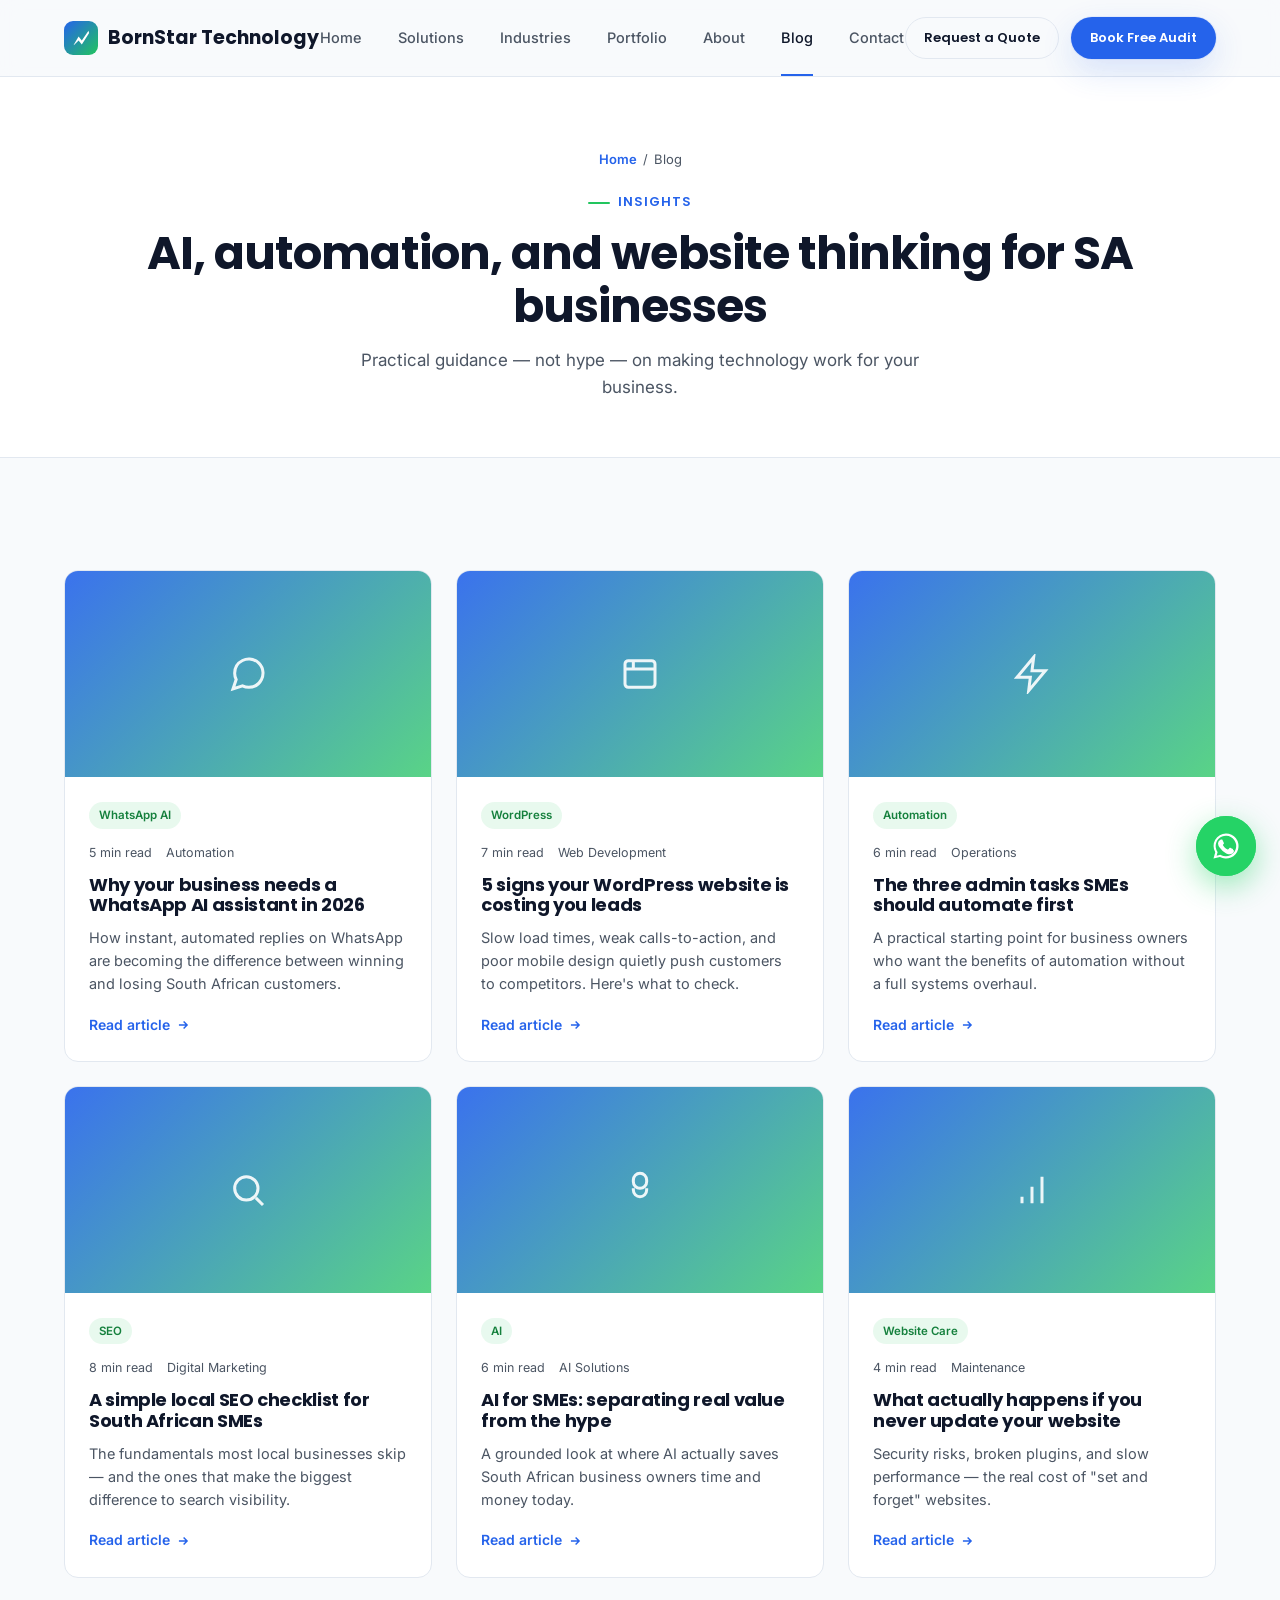
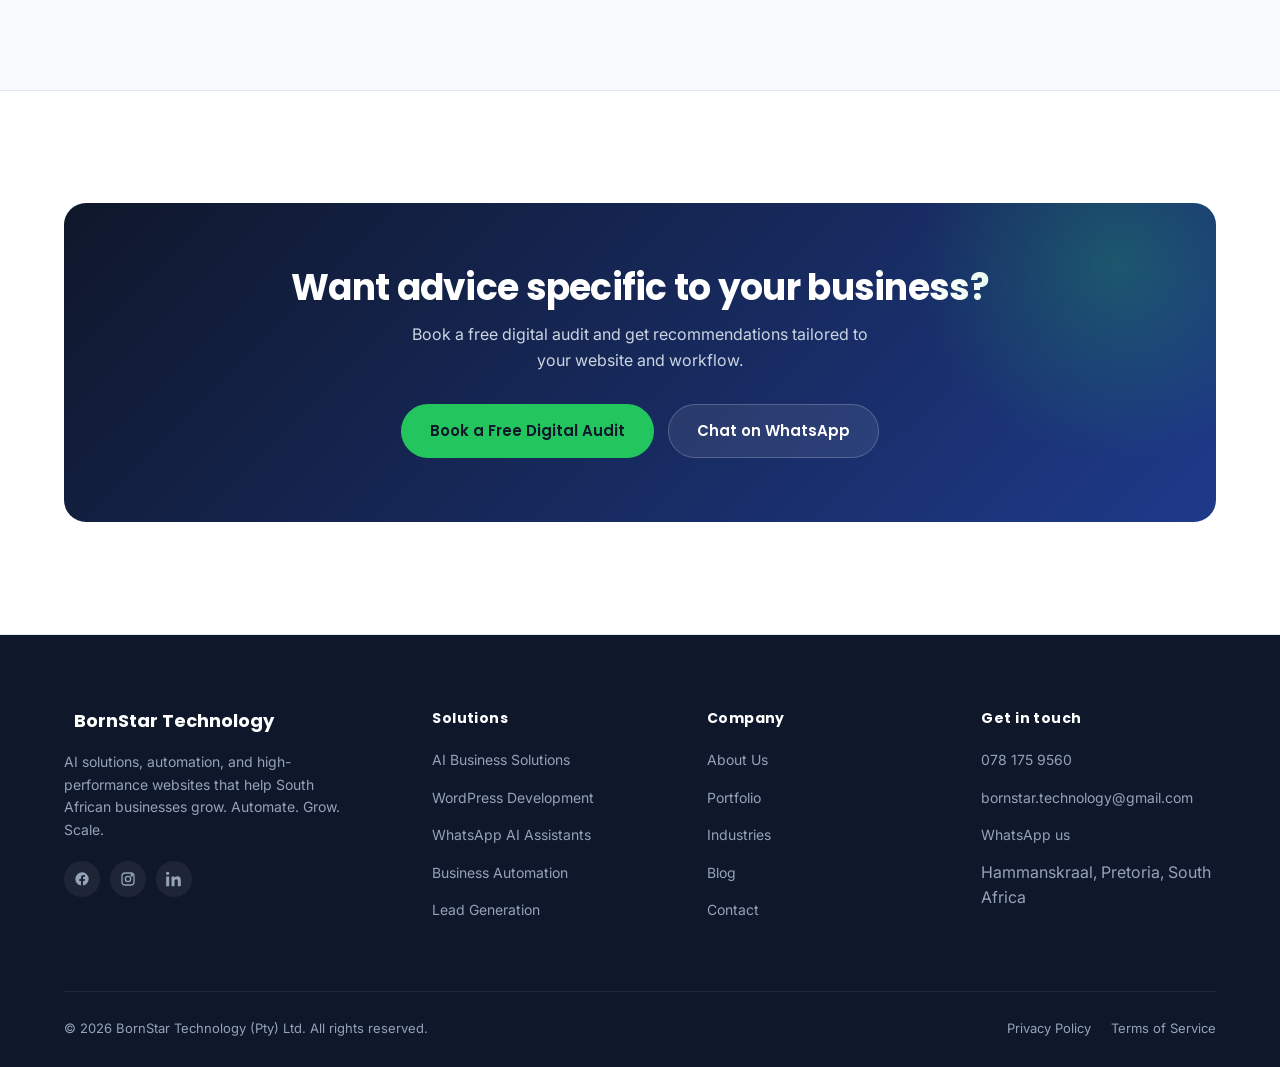
<file: blog.html>
<!DOCTYPE html>
<html lang="en-ZA">
<head>
<meta charset="UTF-8">
<meta name="viewport" content="width=device-width, initial-scale=1.0">
<title>Blog | AI, Automation & Web Insights | BornStar Technology</title>
<meta name="description" content="Insights on AI, automation, WordPress, and digital marketing for South African SMEs from BornStar Technology.">
<link rel="canonical" href="https://bornstartechnology.github.io/blog.html">
<meta property="og:type" content="website">
<meta property="og:title" content="Blog | BornStar Technology">
<meta property="og:description" content="AI, automation, WordPress, and digital marketing insights for South African businesses.">
<meta property="og:url" content="https://bornstartechnology.github.io/blog.html">
<link rel="preconnect" href="https://fonts.googleapis.com">
<link rel="preconnect" href="https://fonts.gstatic.com" crossorigin>
<link href="https://fonts.googleapis.com/css2?family=Poppins:wght@500;600;700&family=Inter:wght@400;500;600&display=swap" rel="stylesheet">
<link rel="stylesheet" href="css/style.css">
</head>
<body>

<header class="site-header">
  <div class="container nav">
    <a href="index.html" class="logo"><span class="mark" aria-hidden="true"></span>BornStar Technology</a>
    <nav class="nav-links" id="nav-links" aria-label="Primary">
      <a href="index.html">Home</a>
      <a href="solutions.html">Solutions</a>
      <a href="industries.html">Industries</a>
      <a href="portfolio.html">Portfolio</a>
      <a href="about.html">About</a>
      <a href="blog.html" class="active">Blog</a>
      <a href="contact.html">Contact</a>
    </nav>
    <div class="nav-actions">
      <a href="contact.html" class="btn btn-secondary btn-sm">Request a Quote</a>
      <a href="audit.html" class="btn btn-primary btn-sm">Book Free Audit</a>
      <button class="nav-toggle" aria-label="Toggle menu" aria-expanded="false"><span></span><span></span><span></span></button>
    </div>
  </div>
</header>

<main>
  <div class="page-header">
    <div class="container">
      <div class="breadcrumb"><a href="index.html">Home</a><span>/</span><span>Blog</span></div>
      <span class="eyebrow">Insights</span>
      <h1>AI, automation, and website thinking for SA businesses</h1>
      <p>Practical guidance — not hype — on making technology work for your business.</p>
    </div>
  </div>

  <section class="section">
    <div class="container">
      <div class="grid grid-3">

        <article class="blog-card reveal">
          <div class="blog-thumb"><svg width="40" height="40" viewBox="0 0 24 24" fill="none" stroke="currentColor" stroke-width="1.8"><path d="M21 11.5a8.38 8.38 0 0 1-.9 3.8 8.5 8.5 0 0 1-7.6 4.7 8.38 8.38 0 0 1-3.8-.9L3 21l1.9-5.7a8.38 8.38 0 0 1-.9-3.8 8.5 8.5 0 0 1 4.7-7.6 8.38 8.38 0 0 1 3.8-.9h.5a8.48 8.48 0 0 1 8 8v.5z"/></svg></div>
          <div class="blog-body">
            <span class="tag-pill">WhatsApp AI</span>
            <div class="blog-meta"><span>5 min read</span><span>Automation</span></div>
            <h3>Why your business needs a WhatsApp AI assistant in 2026</h3>
            <p>How instant, automated replies on WhatsApp are becoming the difference between winning and losing South African customers.</p>
            <a href="#" class="card-link">Read article <svg width="14" height="14" viewBox="0 0 24 24" fill="none" stroke="currentColor" stroke-width="2.5"><path d="M5 12h14M13 6l6 6-6 6"/></svg></a>
          </div>
        </article>

        <article class="blog-card reveal">
          <div class="blog-thumb"><svg width="40" height="40" viewBox="0 0 24 24" fill="none" stroke="currentColor" stroke-width="1.8"><rect x="3" y="4" width="18" height="16" rx="2"/><path d="M3 9h18M8 4v5"/></svg></div>
          <div class="blog-body">
            <span class="tag-pill">WordPress</span>
            <div class="blog-meta"><span>7 min read</span><span>Web Development</span></div>
            <h3>5 signs your WordPress website is costing you leads</h3>
            <p>Slow load times, weak calls-to-action, and poor mobile design quietly push customers to competitors. Here's what to check.</p>
            <a href="#" class="card-link">Read article <svg width="14" height="14" viewBox="0 0 24 24" fill="none" stroke="currentColor" stroke-width="2.5"><path d="M5 12h14M13 6l6 6-6 6"/></svg></a>
          </div>
        </article>

        <article class="blog-card reveal">
          <div class="blog-thumb"><svg width="40" height="40" viewBox="0 0 24 24" fill="none" stroke="currentColor" stroke-width="1.8"><path d="M13 2 3 14h8l-1 8 10-12h-8z"/></svg></div>
          <div class="blog-body">
            <span class="tag-pill">Automation</span>
            <div class="blog-meta"><span>6 min read</span><span>Operations</span></div>
            <h3>The three admin tasks SMEs should automate first</h3>
            <p>A practical starting point for business owners who want the benefits of automation without a full systems overhaul.</p>
            <a href="#" class="card-link">Read article <svg width="14" height="14" viewBox="0 0 24 24" fill="none" stroke="currentColor" stroke-width="2.5"><path d="M5 12h14M13 6l6 6-6 6"/></svg></a>
          </div>
        </article>

        <article class="blog-card reveal">
          <div class="blog-thumb"><svg width="40" height="40" viewBox="0 0 24 24" fill="none" stroke="currentColor" stroke-width="1.8"><circle cx="11" cy="11" r="7"/><path d="m21 21-4.3-4.3"/></svg></div>
          <div class="blog-body">
            <span class="tag-pill">SEO</span>
            <div class="blog-meta"><span>8 min read</span><span>Digital Marketing</span></div>
            <h3>A simple local SEO checklist for South African SMEs</h3>
            <p>The fundamentals most local businesses skip — and the ones that make the biggest difference to search visibility.</p>
            <a href="#" class="card-link">Read article <svg width="14" height="14" viewBox="0 0 24 24" fill="none" stroke="currentColor" stroke-width="2.5"><path d="M5 12h14M13 6l6 6-6 6"/></svg></a>
          </div>
        </article>

        <article class="blog-card reveal">
          <div class="blog-thumb"><svg width="40" height="40" viewBox="0 0 24 24" fill="none" stroke="currentColor" stroke-width="1.8"><path d="M12 2a4 4 0 0 1 4 4v1a4 4 0 0 1-8 0V6a4 4 0 0 1 4-4Z"/><path d="M8 11v1a4 4 0 0 0 8 0v-1"/></svg></div>
          <div class="blog-body">
            <span class="tag-pill">AI</span>
            <div class="blog-meta"><span>6 min read</span><span>AI Solutions</span></div>
            <h3>AI for SMEs: separating real value from the hype</h3>
            <p>A grounded look at where AI actually saves South African business owners time and money today.</p>
            <a href="#" class="card-link">Read article <svg width="14" height="14" viewBox="0 0 24 24" fill="none" stroke="currentColor" stroke-width="2.5"><path d="M5 12h14M13 6l6 6-6 6"/></svg></a>
          </div>
        </article>

        <article class="blog-card reveal">
          <div class="blog-thumb"><svg width="40" height="40" viewBox="0 0 24 24" fill="none" stroke="currentColor" stroke-width="1.8"><path d="M12 20V10M18 20V4M6 20v-4"/></svg></div>
          <div class="blog-body">
            <span class="tag-pill">Website Care</span>
            <div class="blog-meta"><span>4 min read</span><span>Maintenance</span></div>
            <h3>What actually happens if you never update your website</h3>
            <p>Security risks, broken plugins, and slow performance — the real cost of "set and forget" websites.</p>
            <a href="#" class="card-link">Read article <svg width="14" height="14" viewBox="0 0 24 24" fill="none" stroke="currentColor" stroke-width="2.5"><path d="M5 12h14M13 6l6 6-6 6"/></svg></a>
          </div>
        </article>

      </div>
    </div>
  </section>

  <section class="section section-alt">
    <div class="container">
      <div class="cta-banner reveal">
        <h2>Want advice specific to your business?</h2>
        <p>Book a free digital audit and get recommendations tailored to your website and workflow.</p>
        <div class="hero-actions">
          <a href="contact.html#audit" class="btn btn-accent">Book a Free Digital Audit</a>
          <a href="https://wa.me/27781759560?text=Hi%20BornStar%20Technology.%20I%27d%20like%20to%20enquire%20about%20your%20AI%20and%20web%20solutions." target="_blank" rel="noopener" class="btn btn-ghost-light">Chat on WhatsApp</a>
        </div>
      </div>
    </div>
  </section>
</main>

<footer class="site-footer">
  <div class="container">
    <div class="footer-grid">
      <div class="footer-about">
        <div class="footer-logo"><span class="mark" aria-hidden="true"></span>BornStar Technology</div>
        <p>AI solutions, automation, and high-performance websites that help South African businesses grow. Automate. Grow. Scale.</p>
        <div class="footer-social">
          <a href="#" aria-label="Facebook"><svg width="16" height="16" viewBox="0 0 24 24" fill="currentColor"><path d="M22 12a10 10 0 1 0-11.6 9.9v-7H7.9V12h2.5V9.8c0-2.5 1.5-3.9 3.8-3.9 1.1 0 2.2.2 2.2.2v2.5h-1.3c-1.2 0-1.6.8-1.6 1.6V12h2.8l-.4 2.9h-2.4v7A10 10 0 0 0 22 12Z"/></svg></a>
          <a href="#" aria-label="Instagram"><svg width="16" height="16" viewBox="0 0 24 24" fill="none" stroke="currentColor" stroke-width="2"><rect x="3" y="3" width="18" height="18" rx="5"/><circle cx="12" cy="12" r="4"/><circle cx="17.5" cy="6.5" r="1"/></svg></a>
          <a href="#" aria-label="LinkedIn"><svg width="16" height="16" viewBox="0 0 24 24" fill="currentColor"><path d="M4.98 3.5C4.98 4.9 3.9 6 2.5 6S0 4.9 0 3.5 1.1 1 2.5 1s2.48 1.1 2.48 2.5ZM.24 8.25h4.5V23H.24V8.25ZM8.25 8.25h4.3v2.02h.06c.6-1.13 2.06-2.32 4.24-2.32 4.53 0 5.37 2.98 5.37 6.86V23h-4.5v-6.87c0-1.64-.03-3.75-2.29-3.75-2.3 0-2.65 1.79-2.65 3.63V23h-4.5V8.25Z"/></svg></a>
        </div>
      </div>
      <div>
        <h5>Solutions</h5>
        <ul>
          <li><a href="solutions.html#ai">AI Business Solutions</a></li>
          <li><a href="solutions.html#wordpress">WordPress Development</a></li>
          <li><a href="solutions.html#whatsapp">WhatsApp AI Assistants</a></li>
          <li><a href="solutions.html#automation">Business Automation</a></li>
          <li><a href="solutions.html#leadgen">Lead Generation</a></li>
        </ul>
      </div>
      <div>
        <h5>Company</h5>
        <ul>
          <li><a href="about.html">About Us</a></li>
          <li><a href="portfolio.html">Portfolio</a></li>
          <li><a href="industries.html">Industries</a></li>
          <li><a href="blog.html">Blog</a></li>
          <li><a href="contact.html">Contact</a></li>
        </ul>
      </div>
      <div>
        <h5>Get in touch</h5>
        <ul>
          <li><a href="tel:+27781759560">078 175 9560</a></li>
          <li><a href="mailto:bornstar.technology@gmail.com">bornstar.technology@gmail.com</a></li>
          <li><a href="https://wa.me/27781759560" target="_blank" rel="noopener">WhatsApp us</a></li>
          <li>Hammanskraal, Pretoria, South Africa</li>
        </ul>
      </div>
    </div>
    <div class="footer-bottom">
      <span>© 2026 BornStar Technology (Pty) Ltd. All rights reserved.</span>
      <div class="footer-legal"><a href="#">Privacy Policy</a><a href="#">Terms of Service</a></div>
    </div>
  </div>
</footer>

<a class="wa-float" href="https://wa.me/27781759560?text=Hi%20BornStar%20Technology.%20I%27d%20like%20to%20enquire%20about%20your%20AI%20and%20web%20solutions." target="_blank" rel="noopener" aria-label="Chat with us on WhatsApp">
  <svg width="30" height="30" viewBox="0 0 24 24" fill="currentColor"><path d="M17.5 14.4c-.3-.1-1.7-.9-2-1s-.5-.1-.7.1-.8 1-.9 1.1-.3.2-.6.1a7.7 7.7 0 0 1-2.2-1.4 8.3 8.3 0 0 1-1.5-1.9c-.2-.3 0-.5.1-.6l.4-.5.2-.4a.5.5 0 0 0 0-.4c-.1-.1-.7-1.6-1-2.2s-.5-.5-.7-.5h-.6a1.1 1.1 0 0 0-.8.4A3.5 3.5 0 0 0 5.6 10a6 6 0 0 0 1.3 3.2 13.7 13.7 0 0 0 5.3 4.7c.7.3 1.3.5 1.8.6a4.3 4.3 0 0 0 2-.1 3.3 3.3 0 0 0 2.1-1.5 2.6 2.6 0 0 0 .2-1.5c-.1-.1-.3-.2-.6-.3Z"/><path d="M12 2a10 10 0 0 0-8.6 15L2 22l5.1-1.3A10 10 0 1 0 12 2Zm0 18.2a8.2 8.2 0 0 1-4.2-1.1l-.3-.2-3 .8.8-2.9-.2-.3A8.2 8.2 0 1 1 12 20.2Z"/></svg>
  <span class="wa-tooltip">Chat with us on WhatsApp</span>
</a>

<script src="js/main.js"></script>
</body>
</html>
</file>
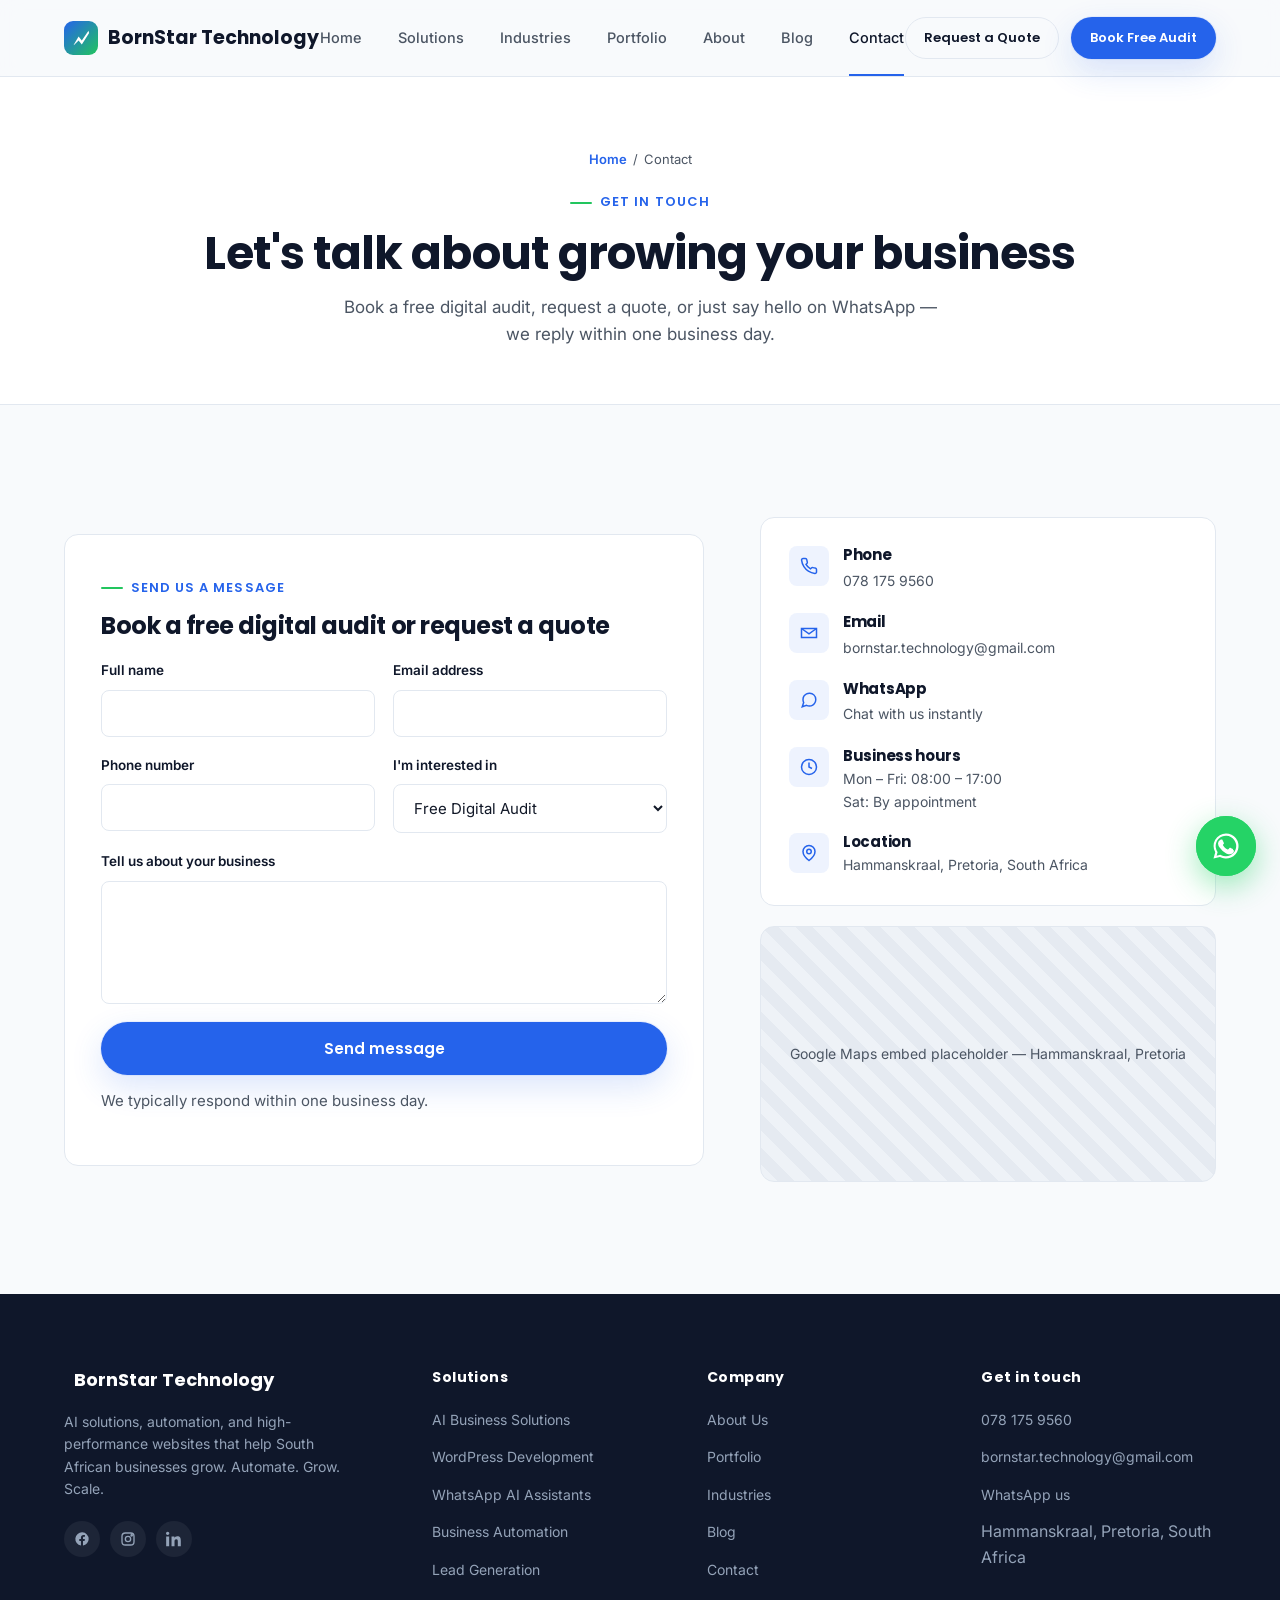
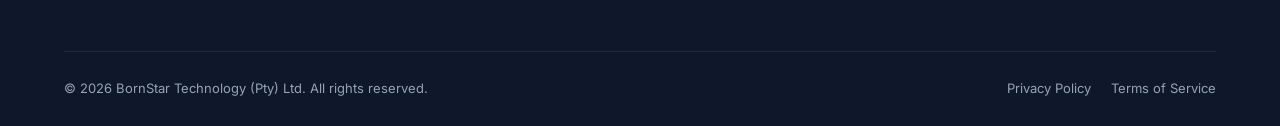
<file: contact.html>
<!DOCTYPE html>
<html lang="en-ZA">
<head>
<meta charset="UTF-8">
<meta name="viewport" content="width=device-width, initial-scale=1.0">
<title>Contact Us | Book a Free Digital Audit | BornStar Technology</title>
<meta name="description" content="Contact BornStar Technology to book a free digital audit or request a quote for AI, automation, or website development. Call 078 175 9560 or WhatsApp us.">
<link rel="canonical" href="https://bornstartechnology.github.io/contact.html">
<meta property="og:type" content="website">
<meta property="og:title" content="Contact BornStar Technology">
<meta property="og:description" content="Book a free digital audit or request a quote for AI, automation, or website development.">
<meta property="og:url" content="https://bornstartechnology.github.io/contact.html">
<link rel="preconnect" href="https://fonts.googleapis.com">
<link rel="preconnect" href="https://fonts.gstatic.com" crossorigin>
<link href="https://fonts.googleapis.com/css2?family=Poppins:wght@500;600;700&family=Inter:wght@400;500;600&display=swap" rel="stylesheet">
<link rel="stylesheet" href="css/style.css">
</head>
<body>

<header class="site-header">
  <div class="container nav">
    <a href="index.html" class="logo"><span class="mark" aria-hidden="true"></span>BornStar Technology</a>
    <nav class="nav-links" id="nav-links" aria-label="Primary">
      <a href="index.html">Home</a>
      <a href="solutions.html">Solutions</a>
      <a href="industries.html">Industries</a>
      <a href="portfolio.html">Portfolio</a>
      <a href="about.html">About</a>
      <a href="blog.html">Blog</a>
      <a href="contact.html" class="active">Contact</a>
    </nav>
    <div class="nav-actions">
      <a href="contact.html" class="btn btn-secondary btn-sm">Request a Quote</a>
      <a href="audit.html" class="btn btn-primary btn-sm">Book Free Audit</a>
      <button class="nav-toggle" aria-label="Toggle menu" aria-expanded="false"><span></span><span></span><span></span></button>
    </div>
  </div>
</header>

<main>
  <div class="page-header">
    <div class="container">
      <div class="breadcrumb"><a href="index.html">Home</a><span>/</span><span>Contact</span></div>
      <span class="eyebrow">Get in touch</span>
      <h1>Let's talk about growing your business</h1>
      <p>Book a free digital audit, request a quote, or just say hello on WhatsApp — we reply within one business day.</p>
    </div>
  </div>

  <section class="section" id="audit">
    <div class="container two-col">

      <div>
        <div class="card" style="padding:36px;">
          <span class="eyebrow">Send us a message</span>
          <h2 style="font-size:24px; margin-bottom:20px;">Book a free digital audit or request a quote</h2>
          <form id="contact-form" novalidate>
            <div class="form-grid">
              <div class="form-field">
                <label for="name">Full name</label>
                <input type="text" id="name" name="name" required>
              </div>
              <div class="form-field">
                <label for="email">Email address</label>
                <input type="email" id="email" name="email" required>
              </div>
            </div>
            <div class="form-grid">
              <div class="form-field">
                <label for="phone">Phone number</label>
                <input type="tel" id="phone" name="phone">
              </div>
              <div class="form-field">
                <label for="service">I'm interested in</label>
                <select id="service" name="service">
                  <option value="Free Digital Audit">Free Digital Audit</option>
                  <option value="AI Business Solutions">AI Business Solutions</option>
                  <option value="WordPress Website">WordPress Website</option>
                  <option value="WhatsApp AI Assistant">WhatsApp AI Assistant</option>
                  <option value="Business Automation">Business Automation</option>
                  <option value="Lead Generation">Lead Generation</option>
                  <option value="Website Care Plan">Website Care Plan</option>
                  <option value="Branding & Design">Branding &amp; Design</option>
                  <option value="Something else">Something else</option>
                </select>
              </div>
            </div>
            <div class="form-field">
              <label for="message">Tell us about your business</label>
              <textarea id="message" name="message" rows="5" required></textarea>
            </div>
            <button type="submit" class="btn btn-primary btn-block">Send message</button>
            <p class="form-note" id="form-status">We typically respond within one business day.</p>
          </form>
        </div>
      </div>

      <div>
        <div class="contact-info-card">
          <div class="contact-info-row">
            <div class="card-icon"><svg width="18" height="18" viewBox="0 0 24 24" fill="none" stroke="currentColor" stroke-width="2"><path d="M22 16.9v3a2 2 0 0 1-2.2 2 19.8 19.8 0 0 1-8.6-3.1 19.5 19.5 0 0 1-6-6 19.8 19.8 0 0 1-3.1-8.6A2 2 0 0 1 4.1 2h3a2 2 0 0 1 2 1.7c.1 1 .3 2 .6 2.9a2 2 0 0 1-.5 2.1L8 9.9a16 16 0 0 0 6 6l1.2-1.2a2 2 0 0 1 2.1-.5c.9.3 1.9.5 2.9.6a2 2 0 0 1 1.8 2Z"/></svg></div>
            <div><h4>Phone</h4><a href="tel:+27781759560">078 175 9560</a></div>
          </div>
          <div class="contact-info-row">
            <div class="card-icon"><svg width="18" height="18" viewBox="0 0 24 24" fill="none" stroke="currentColor" stroke-width="2"><path d="M4 4h16v16H4z" opacity="0"/><path d="M22 6 12 13 2 6"/><path d="M2 6h20v12H2z"/></svg></div>
            <div><h4>Email</h4><a href="mailto:bornstar.technology@gmail.com">bornstar.technology@gmail.com</a></div>
          </div>
          <div class="contact-info-row">
            <div class="card-icon"><svg width="18" height="18" viewBox="0 0 24 24" fill="none" stroke="currentColor" stroke-width="2"><path d="M21 11.5a8.38 8.38 0 0 1-.9 3.8 8.5 8.5 0 0 1-7.6 4.7 8.38 8.38 0 0 1-3.8-.9L3 21l1.9-5.7a8.38 8.38 0 0 1-.9-3.8 8.5 8.5 0 0 1 4.7-7.6 8.38 8.38 0 0 1 3.8-.9h.5a8.48 8.48 0 0 1 8 8v.5z"/></svg></div>
            <div><h4>WhatsApp</h4><a href="https://wa.me/27781759560" target="_blank" rel="noopener">Chat with us instantly</a></div>
          </div>
          <div class="contact-info-row">
            <div class="card-icon"><svg width="18" height="18" viewBox="0 0 24 24" fill="none" stroke="currentColor" stroke-width="2"><circle cx="12" cy="12" r="10"/><path d="M12 6v6l4 2"/></svg></div>
            <div><h4>Business hours</h4><p>Mon – Fri: 08:00 – 17:00<br>Sat: By appointment</p></div>
          </div>
          <div class="contact-info-row">
            <div class="card-icon"><svg width="18" height="18" viewBox="0 0 24 24" fill="none" stroke="currentColor" stroke-width="2"><path d="M20 10c0 6-8 12-8 12s-8-6-8-12a8 8 0 0 1 16 0Z"/><circle cx="12" cy="10" r="3"/></svg></div>
            <div><h4>Location</h4><p>Hammanskraal, Pretoria, South Africa</p></div>
          </div>
        </div>

        <div class="map-placeholder">Google Maps embed placeholder — Hammanskraal, Pretoria</div>
      </div>

    </div>
  </section>
</main>

<footer class="site-footer">
  <div class="container">
    <div class="footer-grid">
      <div class="footer-about">
        <div class="footer-logo"><span class="mark" aria-hidden="true"></span>BornStar Technology</div>
        <p>AI solutions, automation, and high-performance websites that help South African businesses grow. Automate. Grow. Scale.</p>
        <div class="footer-social">
          <a href="#" aria-label="Facebook"><svg width="16" height="16" viewBox="0 0 24 24" fill="currentColor"><path d="M22 12a10 10 0 1 0-11.6 9.9v-7H7.9V12h2.5V9.8c0-2.5 1.5-3.9 3.8-3.9 1.1 0 2.2.2 2.2.2v2.5h-1.3c-1.2 0-1.6.8-1.6 1.6V12h2.8l-.4 2.9h-2.4v7A10 10 0 0 0 22 12Z"/></svg></a>
          <a href="#" aria-label="Instagram"><svg width="16" height="16" viewBox="0 0 24 24" fill="none" stroke="currentColor" stroke-width="2"><rect x="3" y="3" width="18" height="18" rx="5"/><circle cx="12" cy="12" r="4"/><circle cx="17.5" cy="6.5" r="1"/></svg></a>
          <a href="#" aria-label="LinkedIn"><svg width="16" height="16" viewBox="0 0 24 24" fill="currentColor"><path d="M4.98 3.5C4.98 4.9 3.9 6 2.5 6S0 4.9 0 3.5 1.1 1 2.5 1s2.48 1.1 2.48 2.5ZM.24 8.25h4.5V23H.24V8.25ZM8.25 8.25h4.3v2.02h.06c.6-1.13 2.06-2.32 4.24-2.32 4.53 0 5.37 2.98 5.37 6.86V23h-4.5v-6.87c0-1.64-.03-3.75-2.29-3.75-2.3 0-2.65 1.79-2.65 3.63V23h-4.5V8.25Z"/></svg></a>
        </div>
      </div>
      <div>
        <h5>Solutions</h5>
        <ul>
          <li><a href="solutions.html#ai">AI Business Solutions</a></li>
          <li><a href="solutions.html#wordpress">WordPress Development</a></li>
          <li><a href="solutions.html#whatsapp">WhatsApp AI Assistants</a></li>
          <li><a href="solutions.html#automation">Business Automation</a></li>
          <li><a href="solutions.html#leadgen">Lead Generation</a></li>
        </ul>
      </div>
      <div>
        <h5>Company</h5>
        <ul>
          <li><a href="about.html">About Us</a></li>
          <li><a href="portfolio.html">Portfolio</a></li>
          <li><a href="industries.html">Industries</a></li>
          <li><a href="blog.html">Blog</a></li>
          <li><a href="contact.html">Contact</a></li>
        </ul>
      </div>
      <div>
        <h5>Get in touch</h5>
        <ul>
          <li><a href="tel:+27781759560">078 175 9560</a></li>
          <li><a href="mailto:bornstar.technology@gmail.com">bornstar.technology@gmail.com</a></li>
          <li><a href="https://wa.me/27781759560" target="_blank" rel="noopener">WhatsApp us</a></li>
          <li>Hammanskraal, Pretoria, South Africa</li>
        </ul>
      </div>
    </div>
    <div class="footer-bottom">
      <span>© 2026 BornStar Technology (Pty) Ltd. All rights reserved.</span>
      <div class="footer-legal"><a href="#">Privacy Policy</a><a href="#">Terms of Service</a></div>
    </div>
  </div>
</footer>

<a class="wa-float" href="https://wa.me/27781759560?text=Hi%20BornStar%20Technology.%20I%27d%20like%20to%20enquire%20about%20your%20AI%20and%20web%20solutions." target="_blank" rel="noopener" aria-label="Chat with us on WhatsApp">
  <svg width="30" height="30" viewBox="0 0 24 24" fill="currentColor"><path d="M17.5 14.4c-.3-.1-1.7-.9-2-1s-.5-.1-.7.1-.8 1-.9 1.1-.3.2-.6.1a7.7 7.7 0 0 1-2.2-1.4 8.3 8.3 0 0 1-1.5-1.9c-.2-.3 0-.5.1-.6l.4-.5.2-.4a.5.5 0 0 0 0-.4c-.1-.1-.7-1.6-1-2.2s-.5-.5-.7-.5h-.6a1.1 1.1 0 0 0-.8.4A3.5 3.5 0 0 0 5.6 10a6 6 0 0 0 1.3 3.2 13.7 13.7 0 0 0 5.3 4.7c.7.3 1.3.5 1.8.6a4.3 4.3 0 0 0 2-.1 3.3 3.3 0 0 0 2.1-1.5 2.6 2.6 0 0 0 .2-1.5c-.1-.1-.3-.2-.6-.3Z"/><path d="M12 2a10 10 0 0 0-8.6 15L2 22l5.1-1.3A10 10 0 1 0 12 2Zm0 18.2a8.2 8.2 0 0 1-4.2-1.1l-.3-.2-3 .8.8-2.9-.2-.3A8.2 8.2 0 1 1 12 20.2Z"/></svg>
  <span class="wa-tooltip">Chat with us on WhatsApp</span>
</a>

<script src="js/main.js"></script>
</body>
</html>
</file>
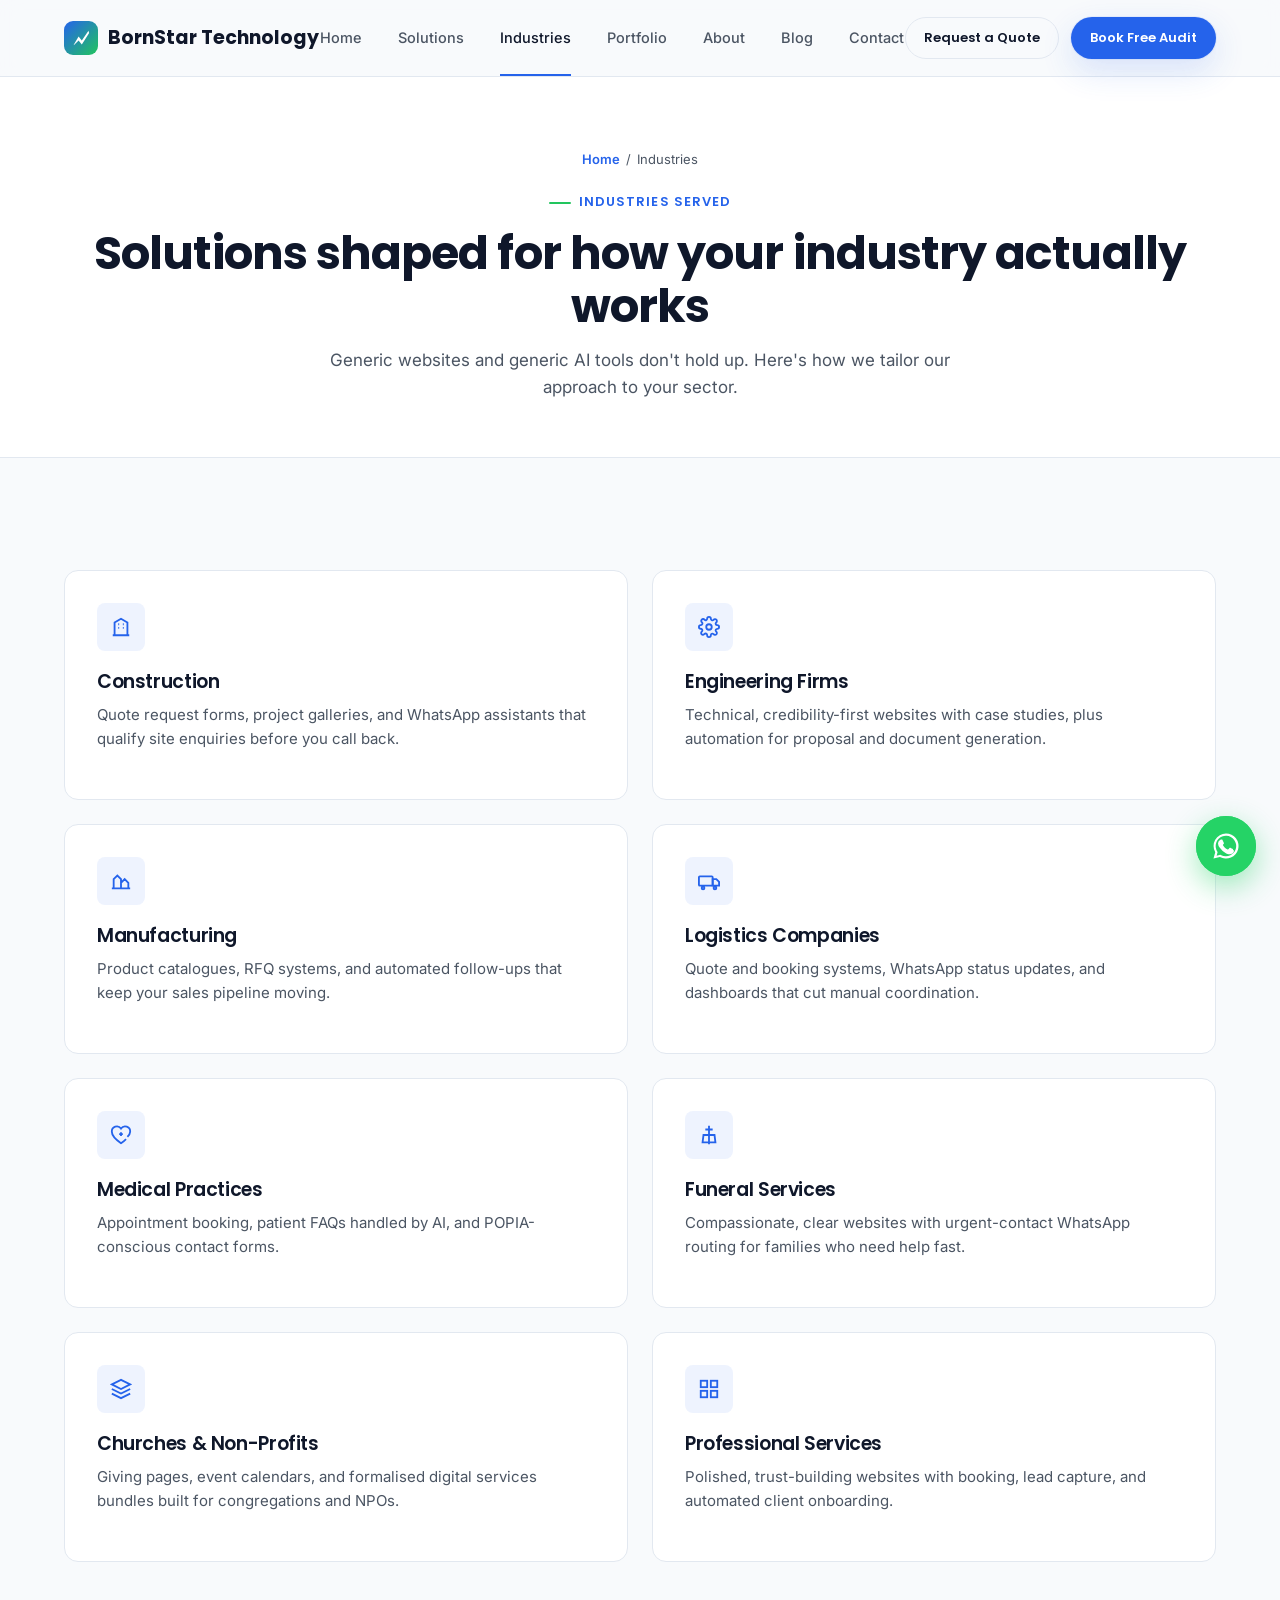
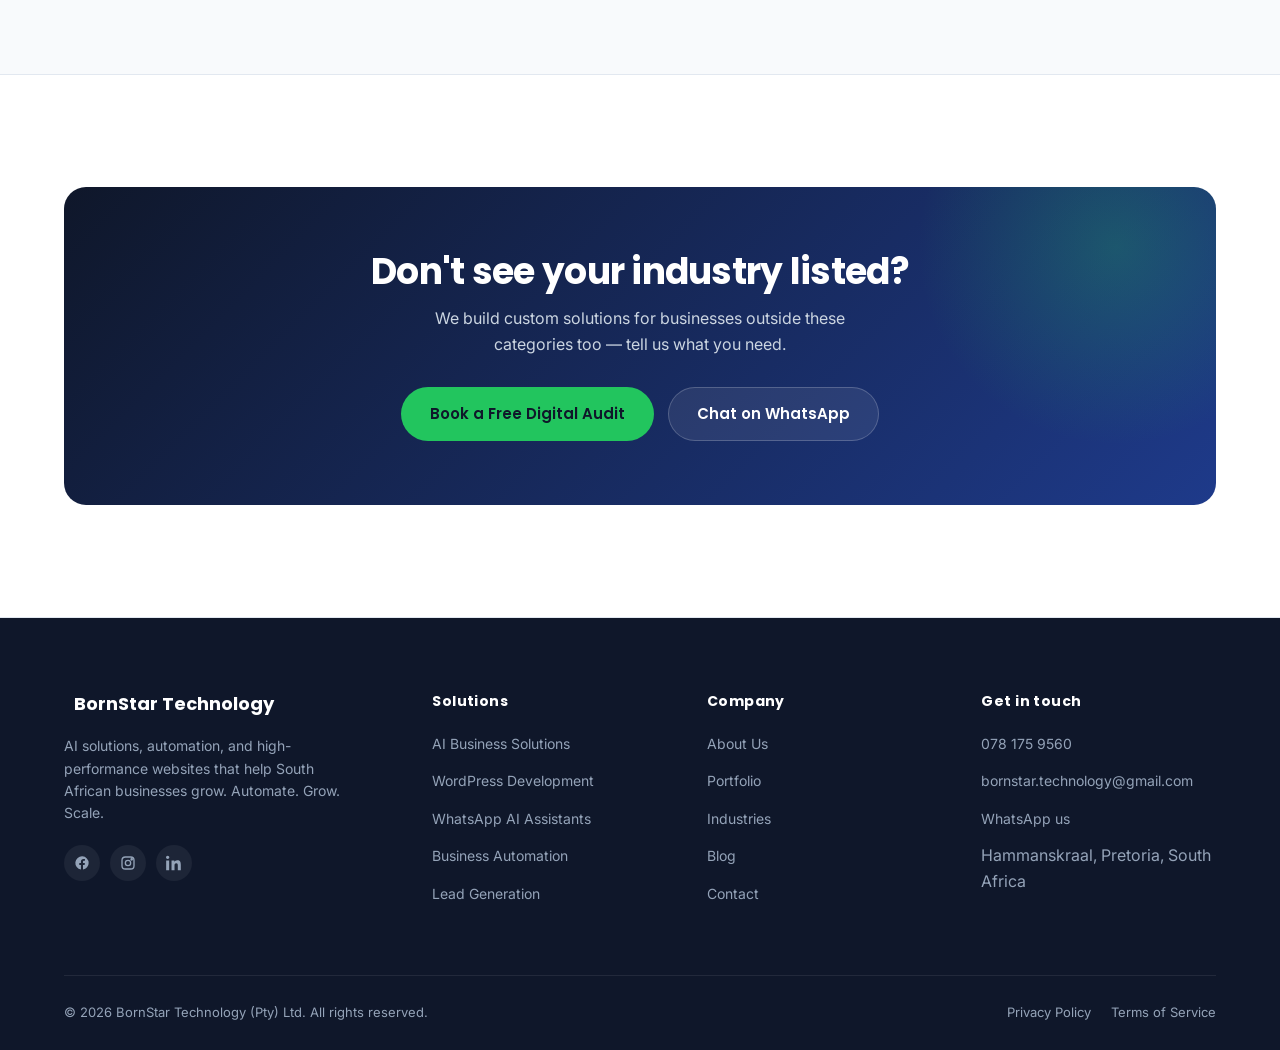
<file: industries.html>
<!DOCTYPE html>
<html lang="en-ZA">
<head>
<meta charset="UTF-8">
<meta name="viewport" content="width=device-width, initial-scale=1.0">
<title>Industries We Serve | BornStar Technology</title>
<meta name="description" content="BornStar Technology delivers AI, automation, and website solutions tailored for construction, engineering, manufacturing, logistics, medical, funeral services, churches, NPOs, and professional services.">
<link rel="canonical" href="https://bornstartechnology.github.io/industries.html">
<meta property="og:type" content="website">
<meta property="og:title" content="Industries We Serve | BornStar Technology">
<meta property="og:description" content="AI, automation, and website solutions tailored to South African industries.">
<meta property="og:url" content="https://bornstartechnology.github.io/industries.html">
<link rel="preconnect" href="https://fonts.googleapis.com">
<link rel="preconnect" href="https://fonts.gstatic.com" crossorigin>
<link href="https://fonts.googleapis.com/css2?family=Poppins:wght@500;600;700&family=Inter:wght@400;500;600&display=swap" rel="stylesheet">
<link rel="stylesheet" href="css/style.css">
</head>
<body>

<header class="site-header">
  <div class="container nav">
    <a href="index.html" class="logo"><span class="mark" aria-hidden="true"></span>BornStar Technology</a>
    <nav class="nav-links" id="nav-links" aria-label="Primary">
      <a href="index.html">Home</a>
      <a href="solutions.html">Solutions</a>
      <a href="industries.html" class="active">Industries</a>
      <a href="portfolio.html">Portfolio</a>
      <a href="about.html">About</a>
      <a href="blog.html">Blog</a>
      <a href="contact.html">Contact</a>
    </nav>
    <div class="nav-actions">
      <a href="contact.html" class="btn btn-secondary btn-sm">Request a Quote</a>
      <a href="audit.html" class="btn btn-primary btn-sm">Book Free Audit</a>
      <button class="nav-toggle" aria-label="Toggle menu" aria-expanded="false"><span></span><span></span><span></span></button>
    </div>
  </div>
</header>

<main>
  <div class="page-header">
    <div class="container">
      <div class="breadcrumb"><a href="index.html">Home</a><span>/</span><span>Industries</span></div>
      <span class="eyebrow">Industries served</span>
      <h1>Solutions shaped for how your industry actually works</h1>
      <p>Generic websites and generic AI tools don't hold up. Here's how we tailor our approach to your sector.</p>
    </div>
  </div>

  <section class="section">
    <div class="container">
      <div class="grid grid-2">

        <div class="card reveal">
          <div class="card-icon"><svg width="22" height="22" viewBox="0 0 24 24" fill="none" stroke="currentColor" stroke-width="2"><path d="M3 21h18M5 21V7l7-4 7 4v14M9 9h1M9 13h1M14 9h1M14 13h1"/></svg></div>
          <h3>Construction</h3>
          <p>Quote request forms, project galleries, and WhatsApp assistants that qualify site enquiries before you call back.</p>
        </div>

        <div class="card reveal">
          <div class="card-icon"><svg width="22" height="22" viewBox="0 0 24 24" fill="none" stroke="currentColor" stroke-width="2"><circle cx="12" cy="12" r="3"/><path d="M19.4 15a1.7 1.7 0 0 0 .3 1.9l.1.1a2 2 0 1 1-2.8 2.8l-.1-.1a1.7 1.7 0 0 0-1.9-.3 1.7 1.7 0 0 0-1 1.5V21a2 2 0 1 1-4 0v-.1a1.7 1.7 0 0 0-1-1.6 1.7 1.7 0 0 0-1.9.3l-.1.1a2 2 0 1 1-2.8-2.8l.1-.1a1.7 1.7 0 0 0 .3-1.9 1.7 1.7 0 0 0-1.5-1H3a2 2 0 1 1 0-4h.1a1.7 1.7 0 0 0 1.6-1 1.7 1.7 0 0 0-.3-1.9l-.1-.1a2 2 0 1 1 2.8-2.8l.1.1a1.7 1.7 0 0 0 1.9.3H9a1.7 1.7 0 0 0 1-1.5V3a2 2 0 1 1 4 0v.1a1.7 1.7 0 0 0 1 1.5 1.7 1.7 0 0 0 1.9-.3l.1-.1a2 2 0 1 1 2.8 2.8l-.1.1a1.7 1.7 0 0 0-.3 1.9V9a1.7 1.7 0 0 0 1.5 1H21a2 2 0 1 1 0 4h-.1a1.7 1.7 0 0 0-1.5 1z"/></svg></div>
          <h3>Engineering Firms</h3>
          <p>Technical, credibility-first websites with case studies, plus automation for proposal and document generation.</p>
        </div>

        <div class="card reveal">
          <div class="card-icon"><svg width="22" height="22" viewBox="0 0 24 24" fill="none" stroke="currentColor" stroke-width="2"><path d="M2 20h20M4 20V10l4-4 4 4v10M12 20v-6l4-4 4 4v6"/></svg></div>
          <h3>Manufacturing</h3>
          <p>Product catalogues, RFQ systems, and automated follow-ups that keep your sales pipeline moving.</p>
        </div>

        <div class="card reveal">
          <div class="card-icon"><svg width="22" height="22" viewBox="0 0 24 24" fill="none" stroke="currentColor" stroke-width="2"><rect x="1" y="7" width="15" height="10" rx="1"/><path d="M16 10h4l3 3v4h-7z"/><circle cx="5.5" cy="19.5" r="1.5"/><circle cx="18.5" cy="19.5" r="1.5"/></svg></div>
          <h3>Logistics Companies</h3>
          <p>Quote and booking systems, WhatsApp status updates, and dashboards that cut manual coordination.</p>
        </div>

        <div class="card reveal">
          <div class="card-icon"><svg width="22" height="22" viewBox="0 0 24 24" fill="none" stroke="currentColor" stroke-width="2"><path d="M19 14c1.5-1.5 3-3.5 3-5.5A5.5 5.5 0 0 0 12 5a5.5 5.5 0 0 0-10 3.5C2 14 12 21 12 21s3.5-2.4 5.5-4.5"/><path d="M12 9v4M10 11h4"/></svg></div>
          <h3>Medical Practices</h3>
          <p>Appointment booking, patient FAQs handled by AI, and POPIA-conscious contact forms.</p>
        </div>

        <div class="card reveal">
          <div class="card-icon"><svg width="22" height="22" viewBox="0 0 24 24" fill="none" stroke="currentColor" stroke-width="2"><path d="M12 2v20M8 6h8M6 12h12l1 8H5l1-8Z"/></svg></div>
          <h3>Funeral Services</h3>
          <p>Compassionate, clear websites with urgent-contact WhatsApp routing for families who need help fast.</p>
        </div>

        <div class="card reveal">
          <div class="card-icon"><svg width="22" height="22" viewBox="0 0 24 24" fill="none" stroke="currentColor" stroke-width="2"><path d="M12 2 2 7l10 5 10-5-10-5ZM2 17l10 5 10-5M2 12l10 5 10-5"/></svg></div>
          <h3>Churches &amp; Non-Profits</h3>
          <p>Giving pages, event calendars, and formalised digital services bundles built for congregations and NPOs.</p>
        </div>

        <div class="card reveal">
          <div class="card-icon"><svg width="22" height="22" viewBox="0 0 24 24" fill="none" stroke="currentColor" stroke-width="2"><rect x="3" y="3" width="7" height="7"/><rect x="14" y="3" width="7" height="7"/><rect x="14" y="14" width="7" height="7"/><rect x="3" y="14" width="7" height="7"/></svg></div>
          <h3>Professional Services</h3>
          <p>Polished, trust-building websites with booking, lead capture, and automated client onboarding.</p>
        </div>

      </div>
    </div>
  </section>

  <section class="section section-alt">
    <div class="container">
      <div class="cta-banner reveal">
        <h2>Don't see your industry listed?</h2>
        <p>We build custom solutions for businesses outside these categories too — tell us what you need.</p>
        <div class="hero-actions">
          <a href="contact.html#audit" class="btn btn-accent">Book a Free Digital Audit</a>
          <a href="https://wa.me/27781759560?text=Hi%20BornStar%20Technology.%20I%27d%20like%20to%20enquire%20about%20your%20AI%20and%20web%20solutions." target="_blank" rel="noopener" class="btn btn-ghost-light">Chat on WhatsApp</a>
        </div>
      </div>
    </div>
  </section>
</main>

<footer class="site-footer">
  <div class="container">
    <div class="footer-grid">
      <div class="footer-about">
        <div class="footer-logo"><span class="mark" aria-hidden="true"></span>BornStar Technology</div>
        <p>AI solutions, automation, and high-performance websites that help South African businesses grow. Automate. Grow. Scale.</p>
        <div class="footer-social">
          <a href="#" aria-label="Facebook"><svg width="16" height="16" viewBox="0 0 24 24" fill="currentColor"><path d="M22 12a10 10 0 1 0-11.6 9.9v-7H7.9V12h2.5V9.8c0-2.5 1.5-3.9 3.8-3.9 1.1 0 2.2.2 2.2.2v2.5h-1.3c-1.2 0-1.6.8-1.6 1.6V12h2.8l-.4 2.9h-2.4v7A10 10 0 0 0 22 12Z"/></svg></a>
          <a href="#" aria-label="Instagram"><svg width="16" height="16" viewBox="0 0 24 24" fill="none" stroke="currentColor" stroke-width="2"><rect x="3" y="3" width="18" height="18" rx="5"/><circle cx="12" cy="12" r="4"/><circle cx="17.5" cy="6.5" r="1"/></svg></a>
          <a href="#" aria-label="LinkedIn"><svg width="16" height="16" viewBox="0 0 24 24" fill="currentColor"><path d="M4.98 3.5C4.98 4.9 3.9 6 2.5 6S0 4.9 0 3.5 1.1 1 2.5 1s2.48 1.1 2.48 2.5ZM.24 8.25h4.5V23H.24V8.25ZM8.25 8.25h4.3v2.02h.06c.6-1.13 2.06-2.32 4.24-2.32 4.53 0 5.37 2.98 5.37 6.86V23h-4.5v-6.87c0-1.64-.03-3.75-2.29-3.75-2.3 0-2.65 1.79-2.65 3.63V23h-4.5V8.25Z"/></svg></a>
        </div>
      </div>
      <div>
        <h5>Solutions</h5>
        <ul>
          <li><a href="solutions.html#ai">AI Business Solutions</a></li>
          <li><a href="solutions.html#wordpress">WordPress Development</a></li>
          <li><a href="solutions.html#whatsapp">WhatsApp AI Assistants</a></li>
          <li><a href="solutions.html#automation">Business Automation</a></li>
          <li><a href="solutions.html#leadgen">Lead Generation</a></li>
        </ul>
      </div>
      <div>
        <h5>Company</h5>
        <ul>
          <li><a href="about.html">About Us</a></li>
          <li><a href="portfolio.html">Portfolio</a></li>
          <li><a href="industries.html">Industries</a></li>
          <li><a href="blog.html">Blog</a></li>
          <li><a href="contact.html">Contact</a></li>
        </ul>
      </div>
      <div>
        <h5>Get in touch</h5>
        <ul>
          <li><a href="tel:+27781759560">078 175 9560</a></li>
          <li><a href="mailto:bornstar.technology@gmail.com">bornstar.technology@gmail.com</a></li>
          <li><a href="https://wa.me/27781759560" target="_blank" rel="noopener">WhatsApp us</a></li>
          <li>Hammanskraal, Pretoria, South Africa</li>
        </ul>
      </div>
    </div>
    <div class="footer-bottom">
      <span>© 2026 BornStar Technology (Pty) Ltd. All rights reserved.</span>
      <div class="footer-legal"><a href="#">Privacy Policy</a><a href="#">Terms of Service</a></div>
    </div>
  </div>
</footer>

<a class="wa-float" href="https://wa.me/27781759560?text=Hi%20BornStar%20Technology.%20I%27d%20like%20to%20enquire%20about%20your%20AI%20and%20web%20solutions." target="_blank" rel="noopener" aria-label="Chat with us on WhatsApp">
  <svg width="30" height="30" viewBox="0 0 24 24" fill="currentColor"><path d="M17.5 14.4c-.3-.1-1.7-.9-2-1s-.5-.1-.7.1-.8 1-.9 1.1-.3.2-.6.1a7.7 7.7 0 0 1-2.2-1.4 8.3 8.3 0 0 1-1.5-1.9c-.2-.3 0-.5.1-.6l.4-.5.2-.4a.5.5 0 0 0 0-.4c-.1-.1-.7-1.6-1-2.2s-.5-.5-.7-.5h-.6a1.1 1.1 0 0 0-.8.4A3.5 3.5 0 0 0 5.6 10a6 6 0 0 0 1.3 3.2 13.7 13.7 0 0 0 5.3 4.7c.7.3 1.3.5 1.8.6a4.3 4.3 0 0 0 2-.1 3.3 3.3 0 0 0 2.1-1.5 2.6 2.6 0 0 0 .2-1.5c-.1-.1-.3-.2-.6-.3Z"/><path d="M12 2a10 10 0 0 0-8.6 15L2 22l5.1-1.3A10 10 0 1 0 12 2Zm0 18.2a8.2 8.2 0 0 1-4.2-1.1l-.3-.2-3 .8.8-2.9-.2-.3A8.2 8.2 0 1 1 12 20.2Z"/></svg>
  <span class="wa-tooltip">Chat with us on WhatsApp</span>
</a>

<script src="js/main.js"></script>
</body>
</html>
</file>
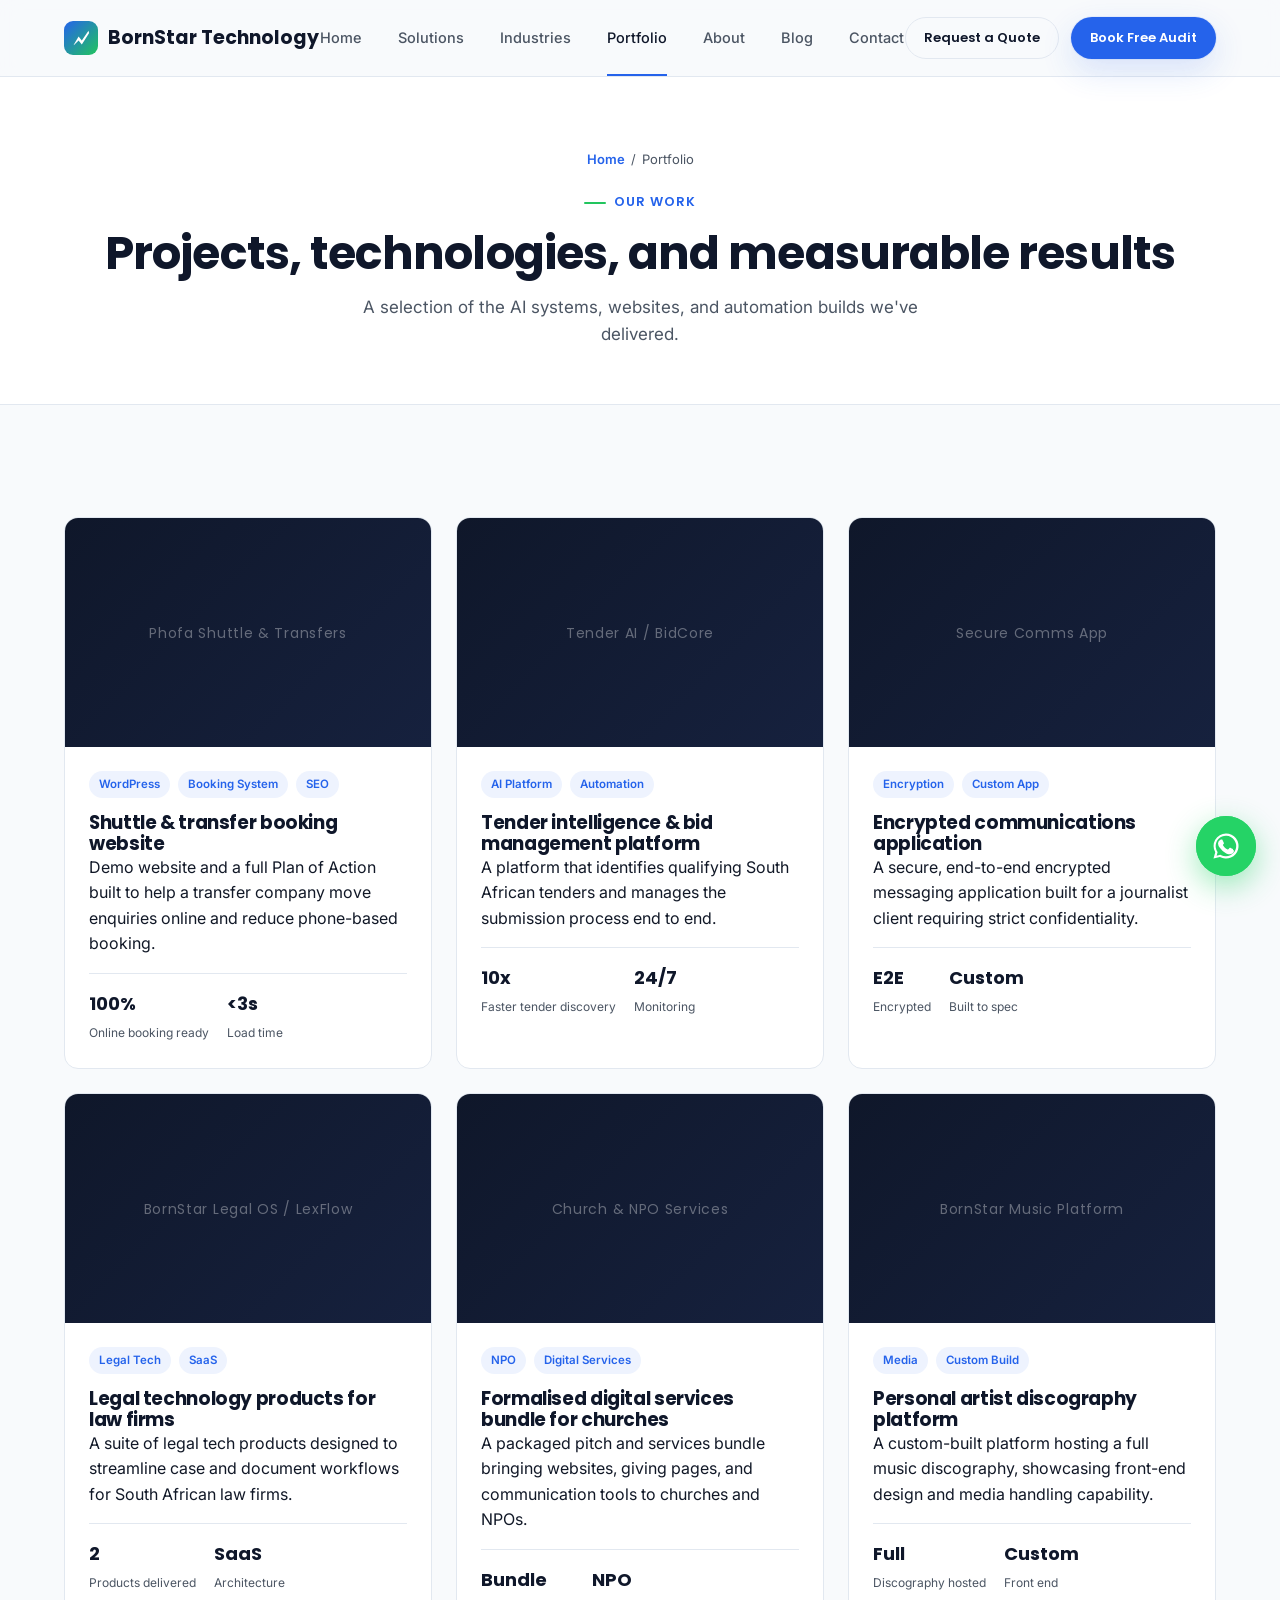
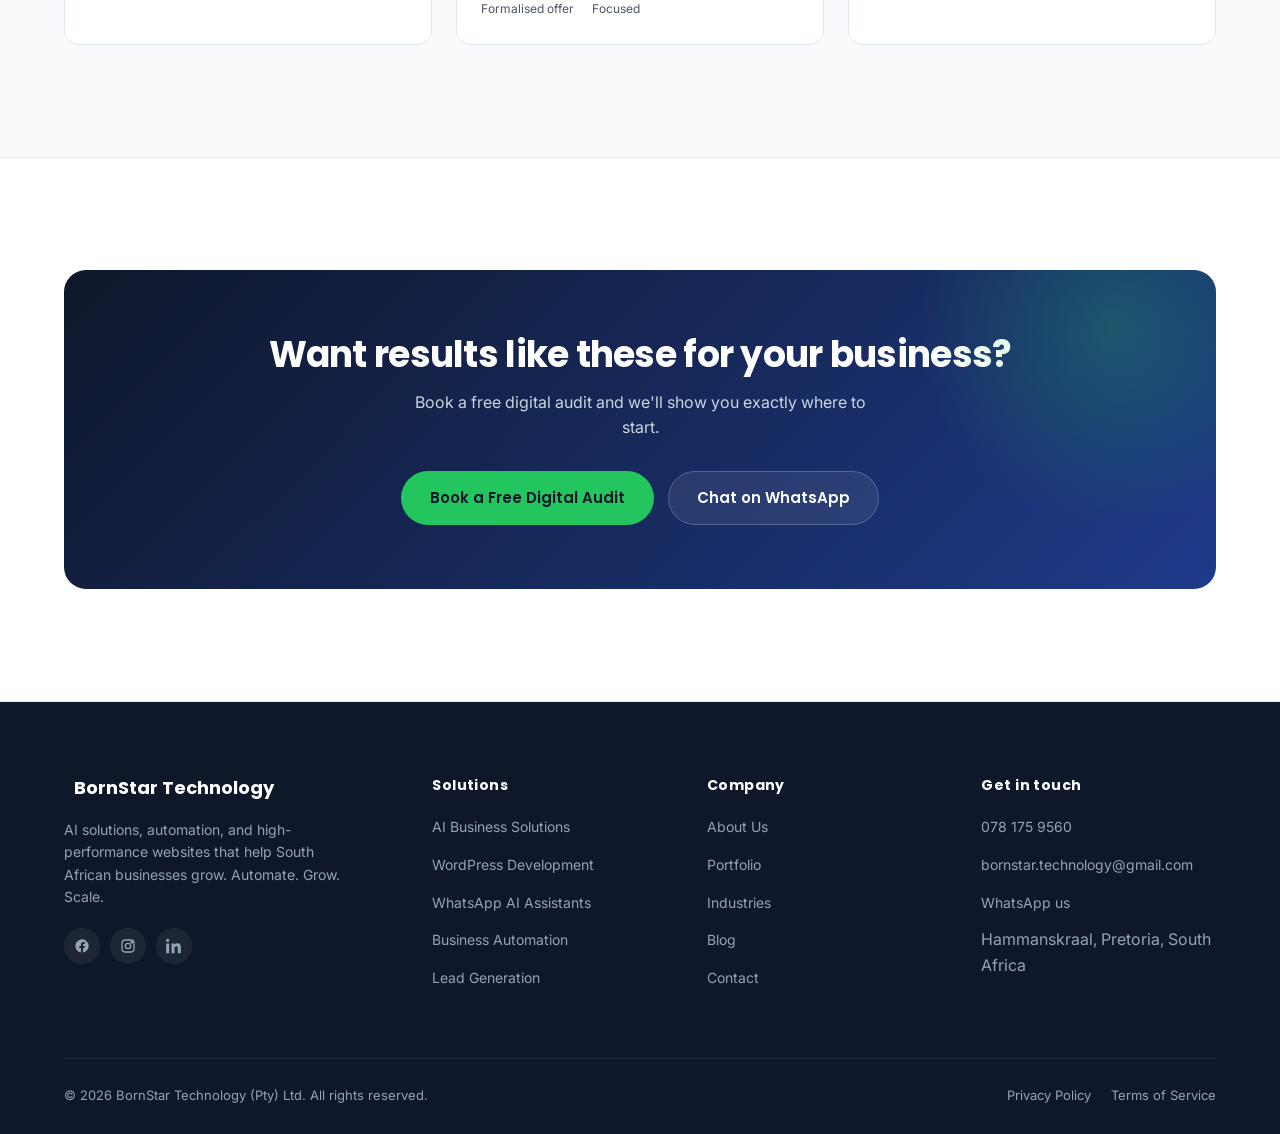
<file: portfolio.html>
<!DOCTYPE html>
<html lang="en-ZA">
<head>
<meta charset="UTF-8">
<meta name="viewport" content="width=device-width, initial-scale=1.0">
<title>Portfolio | Projects & Results | BornStar Technology</title>
<meta name="description" content="See BornStar Technology's project portfolio: AI platforms, WordPress websites, WhatsApp assistants, and automation systems delivered for South African businesses.">
<link rel="canonical" href="https://bornstartechnology.github.io/portfolio.html">
<meta property="og:type" content="website">
<meta property="og:title" content="Portfolio | BornStar Technology">
<meta property="og:description" content="AI platforms, websites, and automation systems delivered for South African businesses.">
<meta property="og:url" content="https://bornstartechnology.github.io/portfolio.html">
<link rel="preconnect" href="https://fonts.googleapis.com">
<link rel="preconnect" href="https://fonts.gstatic.com" crossorigin>
<link href="https://fonts.googleapis.com/css2?family=Poppins:wght@500;600;700&family=Inter:wght@400;500;600&display=swap" rel="stylesheet">
<link rel="stylesheet" href="css/style.css">
</head>
<body>

<header class="site-header">
  <div class="container nav">
    <a href="index.html" class="logo"><span class="mark" aria-hidden="true"></span>BornStar Technology</a>
    <nav class="nav-links" id="nav-links" aria-label="Primary">
      <a href="index.html">Home</a>
      <a href="solutions.html">Solutions</a>
      <a href="industries.html">Industries</a>
      <a href="portfolio.html" class="active">Portfolio</a>
      <a href="about.html">About</a>
      <a href="blog.html">Blog</a>
      <a href="contact.html">Contact</a>
    </nav>
    <div class="nav-actions">
      <a href="contact.html" class="btn btn-secondary btn-sm">Request a Quote</a>
      <a href="audit.html" class="btn btn-primary btn-sm">Book Free Audit</a>
      <button class="nav-toggle" aria-label="Toggle menu" aria-expanded="false"><span></span><span></span><span></span></button>
    </div>
  </div>
</header>

<main>
  <div class="page-header">
    <div class="container">
      <div class="breadcrumb"><a href="index.html">Home</a><span>/</span><span>Portfolio</span></div>
      <span class="eyebrow">Our work</span>
      <h1>Projects, technologies, and measurable results</h1>
      <p>A selection of the AI systems, websites, and automation builds we've delivered.</p>
    </div>
  </div>

  <section class="section">
    <div class="container">
      <div class="grid grid-3">

        <div class="portfolio-card reveal">
          <div class="portfolio-thumb">Phofa Shuttle &amp; Transfers</div>
          <div class="portfolio-body">
            <div class="portfolio-tags"><span>WordPress</span><span>Booking System</span><span>SEO</span></div>
            <h3>Shuttle &amp; transfer booking website</h3>
            <p>Demo website and a full Plan of Action built to help a transfer company move enquiries online and reduce phone-based booking.</p>
            <div class="portfolio-result">
              <div><strong>100%</strong><span>Online booking ready</span></div>
              <div><strong>&lt;3s</strong><span>Load time</span></div>
            </div>
          </div>
        </div>

        <div class="portfolio-card reveal">
          <div class="portfolio-thumb">Tender AI / BidCore</div>
          <div class="portfolio-body">
            <div class="portfolio-tags"><span>AI Platform</span><span>Automation</span></div>
            <h3>Tender intelligence &amp; bid management platform</h3>
            <p>A platform that identifies qualifying South African tenders and manages the submission process end to end.</p>
            <div class="portfolio-result">
              <div><strong>10x</strong><span>Faster tender discovery</span></div>
              <div><strong>24/7</strong><span>Monitoring</span></div>
            </div>
          </div>
        </div>

        <div class="portfolio-card reveal">
          <div class="portfolio-thumb">Secure Comms App</div>
          <div class="portfolio-body">
            <div class="portfolio-tags"><span>Encryption</span><span>Custom App</span></div>
            <h3>Encrypted communications application</h3>
            <p>A secure, end-to-end encrypted messaging application built for a journalist client requiring strict confidentiality.</p>
            <div class="portfolio-result">
              <div><strong>E2E</strong><span>Encrypted</span></div>
              <div><strong>Custom</strong><span>Built to spec</span></div>
            </div>
          </div>
        </div>

        <div class="portfolio-card reveal">
          <div class="portfolio-thumb">BornStar Legal OS / LexFlow</div>
          <div class="portfolio-body">
            <div class="portfolio-tags"><span>Legal Tech</span><span>SaaS</span></div>
            <h3>Legal technology products for law firms</h3>
            <p>A suite of legal tech products designed to streamline case and document workflows for South African law firms.</p>
            <div class="portfolio-result">
              <div><strong>2</strong><span>Products delivered</span></div>
              <div><strong>SaaS</strong><span>Architecture</span></div>
            </div>
          </div>
        </div>

        <div class="portfolio-card reveal">
          <div class="portfolio-thumb">Church &amp; NPO Services</div>
          <div class="portfolio-body">
            <div class="portfolio-tags"><span>NPO</span><span>Digital Services</span></div>
            <h3>Formalised digital services bundle for churches</h3>
            <p>A packaged pitch and services bundle bringing websites, giving pages, and communication tools to churches and NPOs.</p>
            <div class="portfolio-result">
              <div><strong>Bundle</strong><span>Formalised offer</span></div>
              <div><strong>NPO</strong><span>Focused</span></div>
            </div>
          </div>
        </div>

        <div class="portfolio-card reveal">
          <div class="portfolio-thumb">BornStar Music Platform</div>
          <div class="portfolio-body">
            <div class="portfolio-tags"><span>Media</span><span>Custom Build</span></div>
            <h3>Personal artist discography platform</h3>
            <p>A custom-built platform hosting a full music discography, showcasing front-end design and media handling capability.</p>
            <div class="portfolio-result">
              <div><strong>Full</strong><span>Discography hosted</span></div>
              <div><strong>Custom</strong><span>Front end</span></div>
            </div>
          </div>
        </div>

      </div>
    </div>
  </section>

  <section class="section section-alt">
    <div class="container">
      <div class="cta-banner reveal">
        <h2>Want results like these for your business?</h2>
        <p>Book a free digital audit and we'll show you exactly where to start.</p>
        <div class="hero-actions">
          <a href="contact.html#audit" class="btn btn-accent">Book a Free Digital Audit</a>
          <a href="https://wa.me/27781759560?text=Hi%20BornStar%20Technology.%20I%27d%20like%20to%20enquire%20about%20your%20AI%20and%20web%20solutions." target="_blank" rel="noopener" class="btn btn-ghost-light">Chat on WhatsApp</a>
        </div>
      </div>
    </div>
  </section>
</main>

<footer class="site-footer">
  <div class="container">
    <div class="footer-grid">
      <div class="footer-about">
        <div class="footer-logo"><span class="mark" aria-hidden="true"></span>BornStar Technology</div>
        <p>AI solutions, automation, and high-performance websites that help South African businesses grow. Automate. Grow. Scale.</p>
        <div class="footer-social">
          <a href="#" aria-label="Facebook"><svg width="16" height="16" viewBox="0 0 24 24" fill="currentColor"><path d="M22 12a10 10 0 1 0-11.6 9.9v-7H7.9V12h2.5V9.8c0-2.5 1.5-3.9 3.8-3.9 1.1 0 2.2.2 2.2.2v2.5h-1.3c-1.2 0-1.6.8-1.6 1.6V12h2.8l-.4 2.9h-2.4v7A10 10 0 0 0 22 12Z"/></svg></a>
          <a href="#" aria-label="Instagram"><svg width="16" height="16" viewBox="0 0 24 24" fill="none" stroke="currentColor" stroke-width="2"><rect x="3" y="3" width="18" height="18" rx="5"/><circle cx="12" cy="12" r="4"/><circle cx="17.5" cy="6.5" r="1"/></svg></a>
          <a href="#" aria-label="LinkedIn"><svg width="16" height="16" viewBox="0 0 24 24" fill="currentColor"><path d="M4.98 3.5C4.98 4.9 3.9 6 2.5 6S0 4.9 0 3.5 1.1 1 2.5 1s2.48 1.1 2.48 2.5ZM.24 8.25h4.5V23H.24V8.25ZM8.25 8.25h4.3v2.02h.06c.6-1.13 2.06-2.32 4.24-2.32 4.53 0 5.37 2.98 5.37 6.86V23h-4.5v-6.87c0-1.64-.03-3.75-2.29-3.75-2.3 0-2.65 1.79-2.65 3.63V23h-4.5V8.25Z"/></svg></a>
        </div>
      </div>
      <div>
        <h5>Solutions</h5>
        <ul>
          <li><a href="solutions.html#ai">AI Business Solutions</a></li>
          <li><a href="solutions.html#wordpress">WordPress Development</a></li>
          <li><a href="solutions.html#whatsapp">WhatsApp AI Assistants</a></li>
          <li><a href="solutions.html#automation">Business Automation</a></li>
          <li><a href="solutions.html#leadgen">Lead Generation</a></li>
        </ul>
      </div>
      <div>
        <h5>Company</h5>
        <ul>
          <li><a href="about.html">About Us</a></li>
          <li><a href="portfolio.html">Portfolio</a></li>
          <li><a href="industries.html">Industries</a></li>
          <li><a href="blog.html">Blog</a></li>
          <li><a href="contact.html">Contact</a></li>
        </ul>
      </div>
      <div>
        <h5>Get in touch</h5>
        <ul>
          <li><a href="tel:+27781759560">078 175 9560</a></li>
          <li><a href="mailto:bornstar.technology@gmail.com">bornstar.technology@gmail.com</a></li>
          <li><a href="https://wa.me/27781759560" target="_blank" rel="noopener">WhatsApp us</a></li>
          <li>Hammanskraal, Pretoria, South Africa</li>
        </ul>
      </div>
    </div>
    <div class="footer-bottom">
      <span>© 2026 BornStar Technology (Pty) Ltd. All rights reserved.</span>
      <div class="footer-legal"><a href="#">Privacy Policy</a><a href="#">Terms of Service</a></div>
    </div>
  </div>
</footer>

<a class="wa-float" href="https://wa.me/27781759560?text=Hi%20BornStar%20Technology.%20I%27d%20like%20to%20enquire%20about%20your%20AI%20and%20web%20solutions." target="_blank" rel="noopener" aria-label="Chat with us on WhatsApp">
  <svg width="30" height="30" viewBox="0 0 24 24" fill="currentColor"><path d="M17.5 14.4c-.3-.1-1.7-.9-2-1s-.5-.1-.7.1-.8 1-.9 1.1-.3.2-.6.1a7.7 7.7 0 0 1-2.2-1.4 8.3 8.3 0 0 1-1.5-1.9c-.2-.3 0-.5.1-.6l.4-.5.2-.4a.5.5 0 0 0 0-.4c-.1-.1-.7-1.6-1-2.2s-.5-.5-.7-.5h-.6a1.1 1.1 0 0 0-.8.4A3.5 3.5 0 0 0 5.6 10a6 6 0 0 0 1.3 3.2 13.7 13.7 0 0 0 5.3 4.7c.7.3 1.3.5 1.8.6a4.3 4.3 0 0 0 2-.1 3.3 3.3 0 0 0 2.1-1.5 2.6 2.6 0 0 0 .2-1.5c-.1-.1-.3-.2-.6-.3Z"/><path d="M12 2a10 10 0 0 0-8.6 15L2 22l5.1-1.3A10 10 0 1 0 12 2Zm0 18.2a8.2 8.2 0 0 1-4.2-1.1l-.3-.2-3 .8.8-2.9-.2-.3A8.2 8.2 0 1 1 12 20.2Z"/></svg>
  <span class="wa-tooltip">Chat with us on WhatsApp</span>
</a>

<script src="js/main.js"></script>
</body>
</html>
</file>
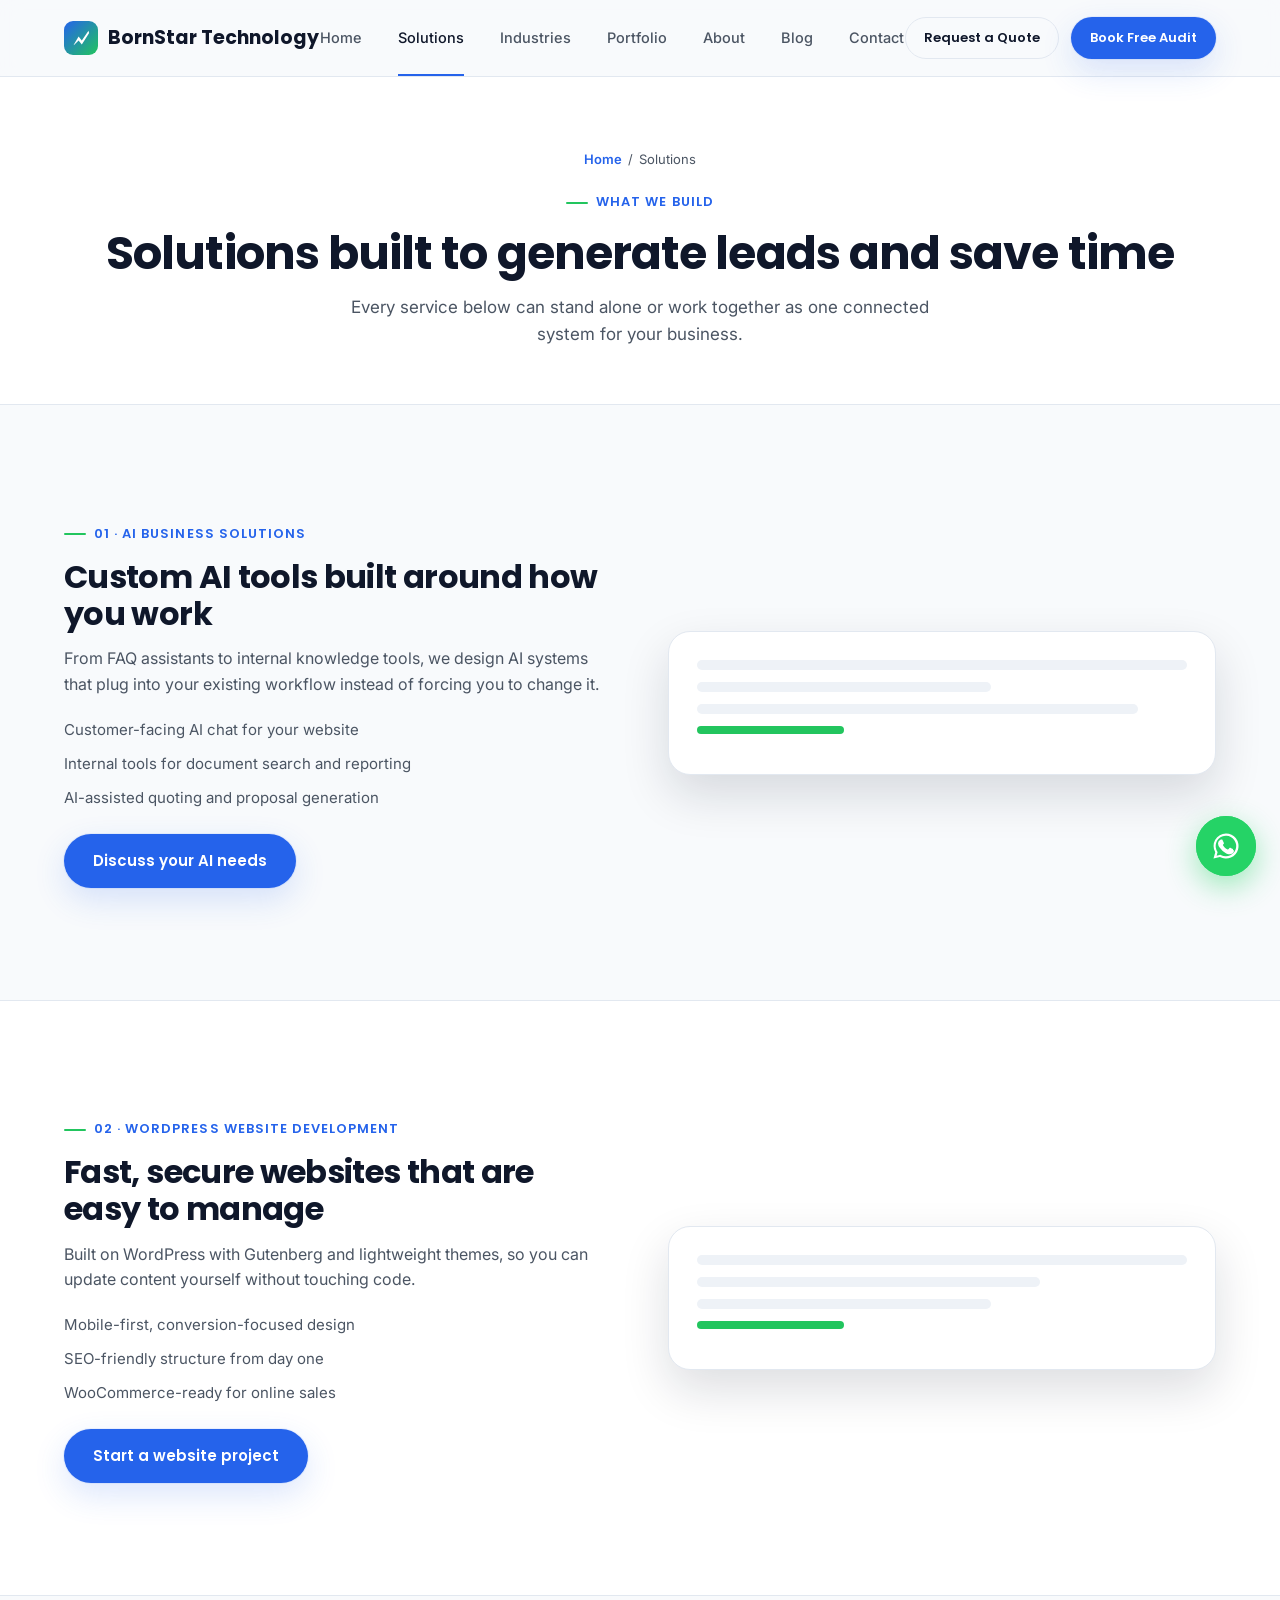
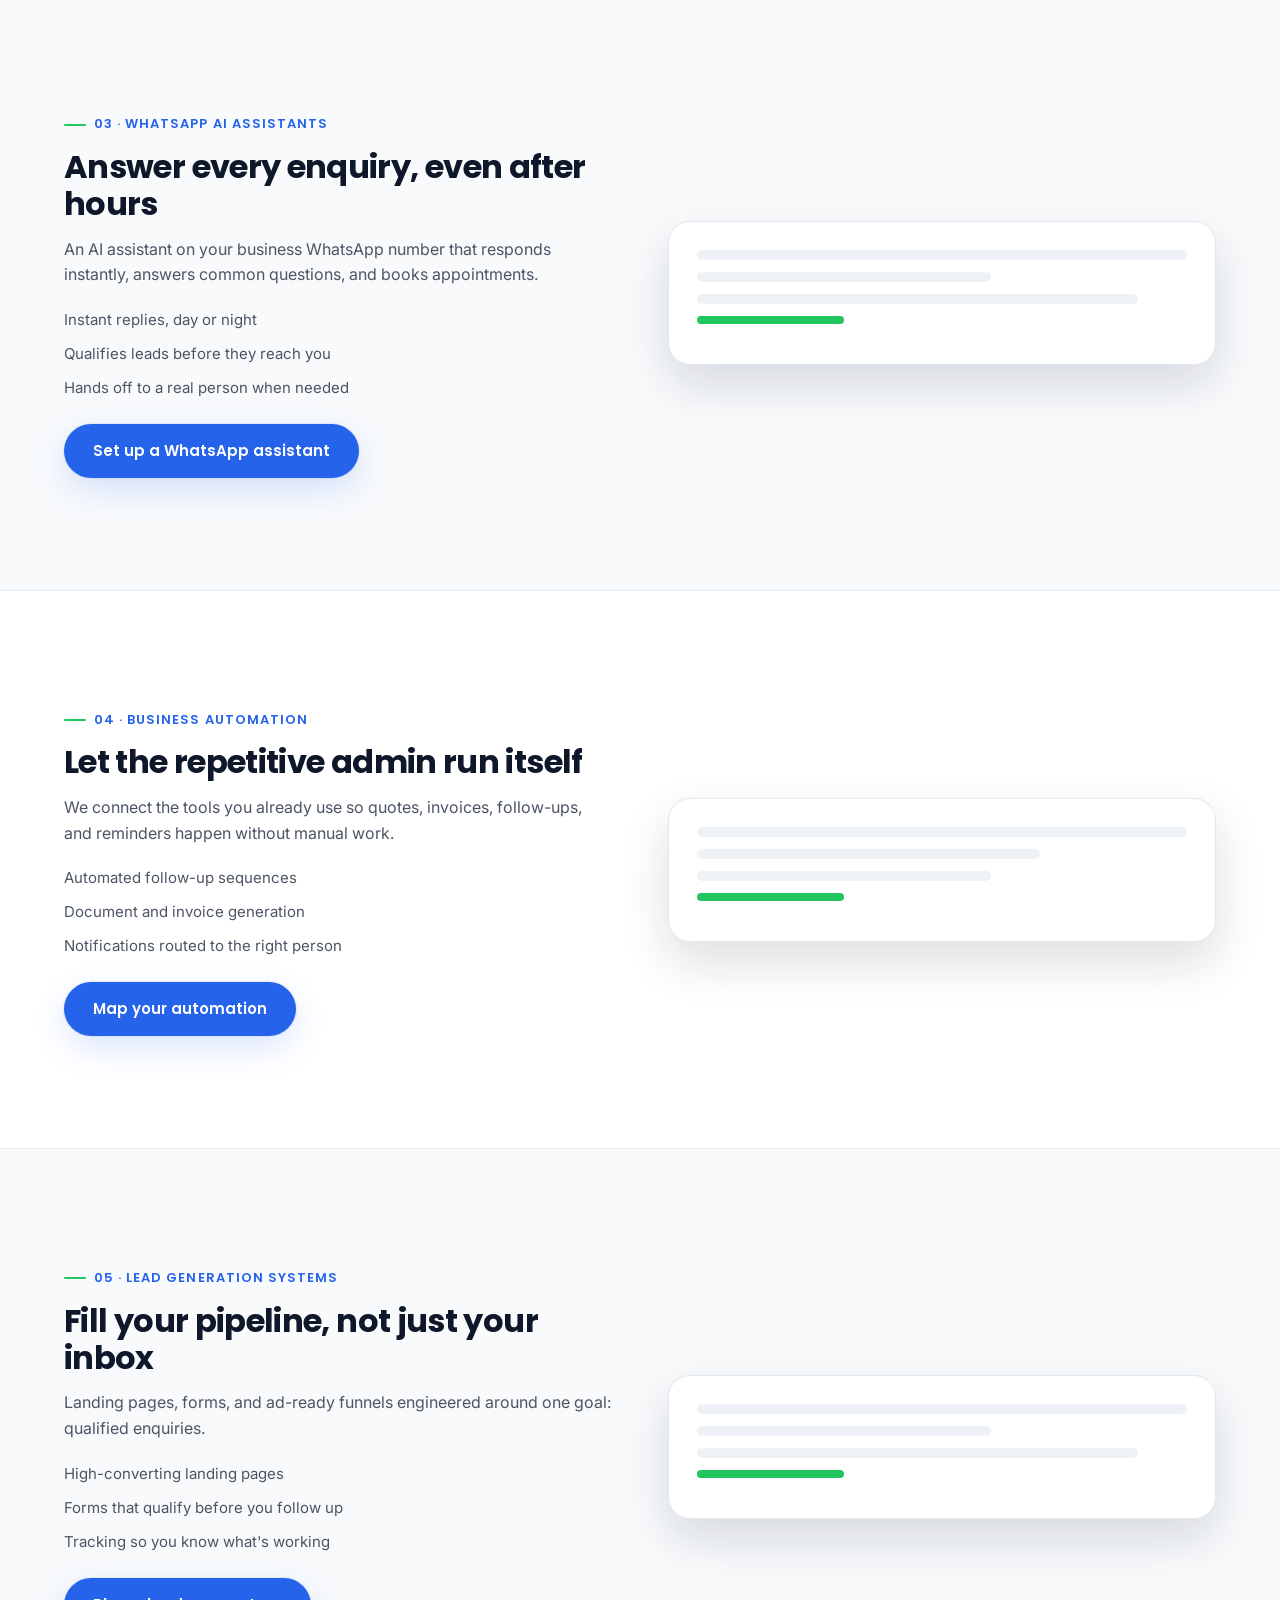
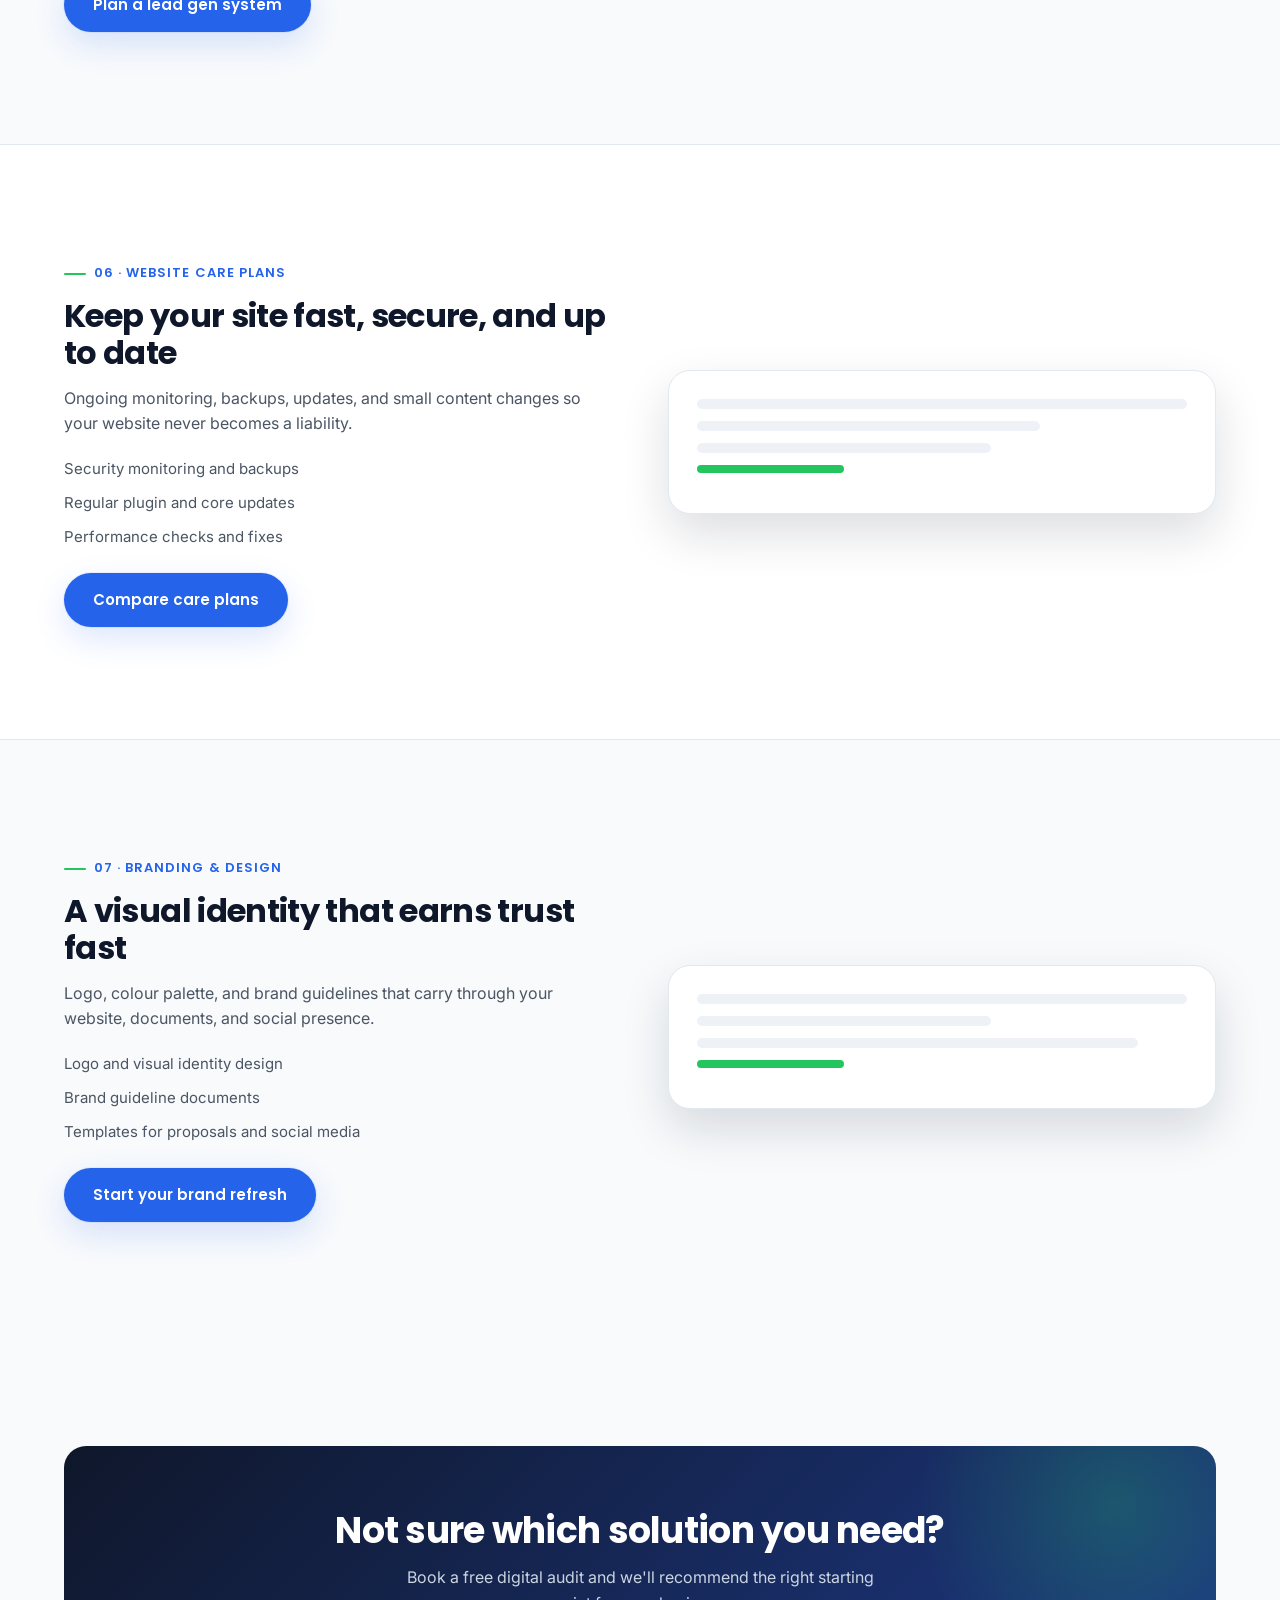
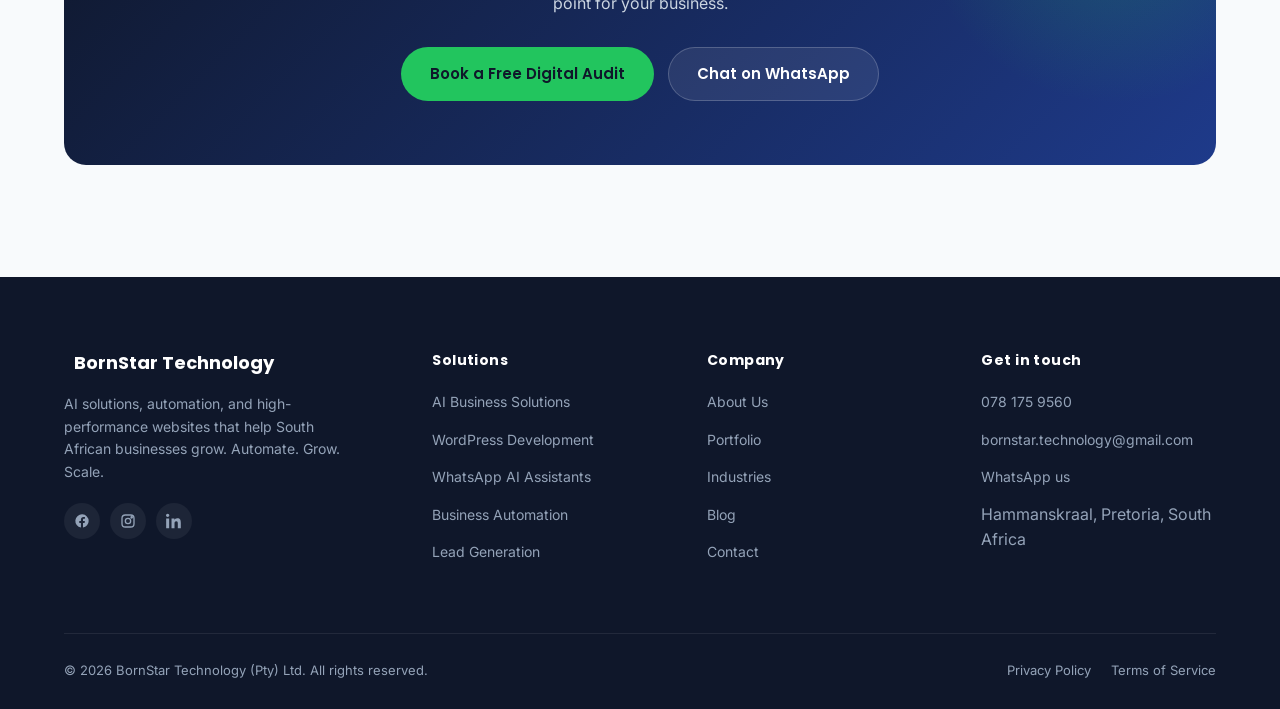
<file: solutions.html>
<!DOCTYPE html>
<html lang="en-ZA">
<head>
<meta charset="UTF-8">
<meta name="viewport" content="width=device-width, initial-scale=1.0">
<title>Solutions | AI, Automation & Web Development | BornStar Technology</title>
<meta name="description" content="Explore BornStar Technology's solutions: AI business tools, WordPress websites, WhatsApp AI assistants, automation, lead generation, website care plans, and branding.">
<meta name="keywords" content="AI Solutions South Africa, Business Automation, WhatsApp Business Automation, Website Development, Lead Generation">
<link rel="canonical" href="https://bornstartechnology.github.io/solutions.html">
<meta property="og:type" content="website">
<meta property="og:title" content="Solutions | BornStar Technology">
<meta property="og:description" content="AI business solutions, WordPress websites, WhatsApp AI assistants, automation, lead generation, care plans, and branding for South African SMEs.">
<meta property="og:url" content="https://bornstartechnology.github.io/solutions.html">
<link rel="preconnect" href="https://fonts.googleapis.com">
<link rel="preconnect" href="https://fonts.gstatic.com" crossorigin>
<link href="https://fonts.googleapis.com/css2?family=Poppins:wght@500;600;700&family=Inter:wght@400;500;600&display=swap" rel="stylesheet">
<link rel="stylesheet" href="css/style.css">
</head>
<body>

<header class="site-header">
  <div class="container nav">
    <a href="index.html" class="logo"><span class="mark" aria-hidden="true"></span>BornStar Technology</a>
    <nav class="nav-links" id="nav-links" aria-label="Primary">
      <a href="index.html">Home</a>
      <a href="solutions.html" class="active">Solutions</a>
      <a href="industries.html">Industries</a>
      <a href="portfolio.html">Portfolio</a>
      <a href="about.html">About</a>
      <a href="blog.html">Blog</a>
      <a href="contact.html">Contact</a>
    </nav>
    <div class="nav-actions">
      <a href="contact.html" class="btn btn-secondary btn-sm">Request a Quote</a>
      <a href="contact.html#audit" class="btn btn-primary btn-sm">Book Free Audit</a>
      <button class="nav-toggle" aria-label="Toggle menu" aria-expanded="false"><span></span><span></span><span></span></button>
    </div>
  </div>
</header>

<main>
  <div class="page-header">
    <div class="container">
      <div class="breadcrumb"><a href="index.html">Home</a><span>/</span><span>Solutions</span></div>
      <span class="eyebrow">What we build</span>
      <h1>Solutions built to generate leads and save time</h1>
      <p>Every service below can stand alone or work together as one connected system for your business.</p>
    </div>
  </div>

  <section class="section" id="ai">
    <div class="container two-col">
      <div>
        <span class="eyebrow">01 · AI Business Solutions</span>
        <h2 style="font-size:clamp(24px,3vw,32px); margin-bottom:14px;">Custom AI tools built around how you work</h2>
        <p style="color:var(--color-text-muted); margin-bottom:20px;">From FAQ assistants to internal knowledge tools, we design AI systems that plug into your existing workflow instead of forcing you to change it.</p>
        <ul style="color:var(--color-text-muted); font-size:15px; display:flex; flex-direction:column; gap:10px; margin-bottom:24px;">
          <li>Customer-facing AI chat for your website</li>
          <li>Internal tools for document search and reporting</li>
          <li>AI-assisted quoting and proposal generation</li>
        </ul>
        <a href="contact.html" class="btn btn-primary">Discuss your AI needs</a>
      </div>
      <div class="mock-panel"><div class="mock-line"></div><div class="mock-line short"></div><div class="mock-line" style="width:90%"></div><div class="mock-line accent"></div></div>
    </div>
  </section>

  <section class="section section-alt" id="wordpress">
    <div class="container two-col">
      <div class="mock-panel" style="order:2"><div class="mock-line"></div><div class="mock-line" style="width:70%"></div><div class="mock-line short"></div><div class="mock-line accent"></div></div>
      <div>
        <span class="eyebrow">02 · WordPress Website Development</span>
        <h2 style="font-size:clamp(24px,3vw,32px); margin-bottom:14px;">Fast, secure websites that are easy to manage</h2>
        <p style="color:var(--color-text-muted); margin-bottom:20px;">Built on WordPress with Gutenberg and lightweight themes, so you can update content yourself without touching code.</p>
        <ul style="color:var(--color-text-muted); font-size:15px; display:flex; flex-direction:column; gap:10px; margin-bottom:24px;">
          <li>Mobile-first, conversion-focused design</li>
          <li>SEO-friendly structure from day one</li>
          <li>WooCommerce-ready for online sales</li>
        </ul>
        <a href="contact.html" class="btn btn-primary">Start a website project</a>
      </div>
    </div>
  </section>

  <section class="section" id="whatsapp">
    <div class="container two-col">
      <div>
        <span class="eyebrow">03 · WhatsApp AI Assistants</span>
        <h2 style="font-size:clamp(24px,3vw,32px); margin-bottom:14px;">Answer every enquiry, even after hours</h2>
        <p style="color:var(--color-text-muted); margin-bottom:20px;">An AI assistant on your business WhatsApp number that responds instantly, answers common questions, and books appointments.</p>
        <ul style="color:var(--color-text-muted); font-size:15px; display:flex; flex-direction:column; gap:10px; margin-bottom:24px;">
          <li>Instant replies, day or night</li>
          <li>Qualifies leads before they reach you</li>
          <li>Hands off to a real person when needed</li>
        </ul>
        <a href="contact.html" class="btn btn-primary">Set up a WhatsApp assistant</a>
      </div>
      <div class="mock-panel"><div class="mock-line"></div><div class="mock-line short"></div><div class="mock-line" style="width:90%"></div><div class="mock-line accent"></div></div>
    </div>
  </section>

  <section class="section section-alt" id="automation">
    <div class="container two-col">
      <div class="mock-panel" style="order:2"><div class="mock-line"></div><div class="mock-line" style="width:70%"></div><div class="mock-line short"></div><div class="mock-line accent"></div></div>
      <div>
        <span class="eyebrow">04 · Business Automation</span>
        <h2 style="font-size:clamp(24px,3vw,32px); margin-bottom:14px;">Let the repetitive admin run itself</h2>
        <p style="color:var(--color-text-muted); margin-bottom:20px;">We connect the tools you already use so quotes, invoices, follow-ups, and reminders happen without manual work.</p>
        <ul style="color:var(--color-text-muted); font-size:15px; display:flex; flex-direction:column; gap:10px; margin-bottom:24px;">
          <li>Automated follow-up sequences</li>
          <li>Document and invoice generation</li>
          <li>Notifications routed to the right person</li>
        </ul>
        <a href="contact.html" class="btn btn-primary">Map your automation</a>
      </div>
    </div>
  </section>

  <section class="section" id="leadgen">
    <div class="container two-col">
      <div>
        <span class="eyebrow">05 · Lead Generation Systems</span>
        <h2 style="font-size:clamp(24px,3vw,32px); margin-bottom:14px;">Fill your pipeline, not just your inbox</h2>
        <p style="color:var(--color-text-muted); margin-bottom:20px;">Landing pages, forms, and ad-ready funnels engineered around one goal: qualified enquiries.</p>
        <ul style="color:var(--color-text-muted); font-size:15px; display:flex; flex-direction:column; gap:10px; margin-bottom:24px;">
          <li>High-converting landing pages</li>
          <li>Forms that qualify before you follow up</li>
          <li>Tracking so you know what's working</li>
        </ul>
        <a href="contact.html" class="btn btn-primary">Plan a lead gen system</a>
      </div>
      <div class="mock-panel"><div class="mock-line"></div><div class="mock-line short"></div><div class="mock-line" style="width:90%"></div><div class="mock-line accent"></div></div>
    </div>
  </section>

  <section class="section section-alt" id="careplans">
    <div class="container two-col">
      <div class="mock-panel" style="order:2"><div class="mock-line"></div><div class="mock-line" style="width:70%"></div><div class="mock-line short"></div><div class="mock-line accent"></div></div>
      <div>
        <span class="eyebrow">06 · Website Care Plans</span>
        <h2 style="font-size:clamp(24px,3vw,32px); margin-bottom:14px;">Keep your site fast, secure, and up to date</h2>
        <p style="color:var(--color-text-muted); margin-bottom:20px;">Ongoing monitoring, backups, updates, and small content changes so your website never becomes a liability.</p>
        <ul style="color:var(--color-text-muted); font-size:15px; display:flex; flex-direction:column; gap:10px; margin-bottom:24px;">
          <li>Security monitoring and backups</li>
          <li>Regular plugin and core updates</li>
          <li>Performance checks and fixes</li>
        </ul>
        <a href="contact.html" class="btn btn-primary">Compare care plans</a>
      </div>
    </div>
  </section>

  <section class="section" id="branding">
    <div class="container two-col">
      <div>
        <span class="eyebrow">07 · Branding &amp; Design</span>
        <h2 style="font-size:clamp(24px,3vw,32px); margin-bottom:14px;">A visual identity that earns trust fast</h2>
        <p style="color:var(--color-text-muted); margin-bottom:20px;">Logo, colour palette, and brand guidelines that carry through your website, documents, and social presence.</p>
        <ul style="color:var(--color-text-muted); font-size:15px; display:flex; flex-direction:column; gap:10px; margin-bottom:24px;">
          <li>Logo and visual identity design</li>
          <li>Brand guideline documents</li>
          <li>Templates for proposals and social media</li>
        </ul>
        <a href="contact.html" class="btn btn-primary">Start your brand refresh</a>
      </div>
      <div class="mock-panel"><div class="mock-line"></div><div class="mock-line short"></div><div class="mock-line" style="width:90%"></div><div class="mock-line accent"></div></div>
    </div>
  </section>

  <section class="section">
    <div class="container">
      <div class="cta-banner reveal">
        <h2>Not sure which solution you need?</h2>
        <p>Book a free digital audit and we'll recommend the right starting point for your business.</p>
        <div class="hero-actions">
          <a href="contact.html#audit" class="btn btn-accent">Book a Free Digital Audit</a>
          <a href="https://wa.me/27781759560?text=Hi%20BornStar%20Technology.%20I%27d%20like%20to%20enquire%20about%20your%20AI%20and%20web%20solutions." target="_blank" rel="noopener" class="btn btn-ghost-light">Chat on WhatsApp</a>
        </div>
      </div>
    </div>
  </section>
</main>

<footer class="site-footer">
  <div class="container">
    <div class="footer-grid">
      <div class="footer-about">
        <div class="footer-logo"><span class="mark" aria-hidden="true"></span>BornStar Technology</div>
        <p>AI solutions, automation, and high-performance websites that help South African businesses grow. Automate. Grow. Scale.</p>
        <div class="footer-social">
          <a href="#" aria-label="Facebook"><svg width="16" height="16" viewBox="0 0 24 24" fill="currentColor"><path d="M22 12a10 10 0 1 0-11.6 9.9v-7H7.9V12h2.5V9.8c0-2.5 1.5-3.9 3.8-3.9 1.1 0 2.2.2 2.2.2v2.5h-1.3c-1.2 0-1.6.8-1.6 1.6V12h2.8l-.4 2.9h-2.4v7A10 10 0 0 0 22 12Z"/></svg></a>
          <a href="#" aria-label="Instagram"><svg width="16" height="16" viewBox="0 0 24 24" fill="none" stroke="currentColor" stroke-width="2"><rect x="3" y="3" width="18" height="18" rx="5"/><circle cx="12" cy="12" r="4"/><circle cx="17.5" cy="6.5" r="1"/></svg></a>
          <a href="#" aria-label="LinkedIn"><svg width="16" height="16" viewBox="0 0 24 24" fill="currentColor"><path d="M4.98 3.5C4.98 4.9 3.9 6 2.5 6S0 4.9 0 3.5 1.1 1 2.5 1s2.48 1.1 2.48 2.5ZM.24 8.25h4.5V23H.24V8.25ZM8.25 8.25h4.3v2.02h.06c.6-1.13 2.06-2.32 4.24-2.32 4.53 0 5.37 2.98 5.37 6.86V23h-4.5v-6.87c0-1.64-.03-3.75-2.29-3.75-2.3 0-2.65 1.79-2.65 3.63V23h-4.5V8.25Z"/></svg></a>
        </div>
      </div>
      <div>
        <h5>Solutions</h5>
        <ul>
          <li><a href="solutions.html#ai">AI Business Solutions</a></li>
          <li><a href="solutions.html#wordpress">WordPress Development</a></li>
          <li><a href="solutions.html#whatsapp">WhatsApp AI Assistants</a></li>
          <li><a href="solutions.html#automation">Business Automation</a></li>
          <li><a href="solutions.html#leadgen">Lead Generation</a></li>
        </ul>
      </div>
      <div>
        <h5>Company</h5>
        <ul>
          <li><a href="about.html">About Us</a></li>
          <li><a href="portfolio.html">Portfolio</a></li>
          <li><a href="industries.html">Industries</a></li>
          <li><a href="blog.html">Blog</a></li>
          <li><a href="contact.html">Contact</a></li>
        </ul>
      </div>
      <div>
        <h5>Get in touch</h5>
        <ul>
          <li><a href="tel:+27781759560">078 175 9560</a></li>
          <li><a href="mailto:bornstar.technology@gmail.com">bornstar.technology@gmail.com</a></li>
          <li><a href="https://wa.me/27781759560" target="_blank" rel="noopener">WhatsApp us</a></li>
          <li>Hammanskraal, Pretoria, South Africa</li>
        </ul>
      </div>
    </div>
    <div class="footer-bottom">
      <span>© 2026 BornStar Technology (Pty) Ltd. All rights reserved.</span>
      <div class="footer-legal"><a href="#">Privacy Policy</a><a href="#">Terms of Service</a></div>
    </div>
  </div>
</footer>

<a class="wa-float" href="https://wa.me/27781759560?text=Hi%20BornStar%20Technology.%20I%27d%20like%20to%20enquire%20about%20your%20AI%20and%20web%20solutions." target="_blank" rel="noopener" aria-label="Chat with us on WhatsApp">
  <svg width="30" height="30" viewBox="0 0 24 24" fill="currentColor"><path d="M17.5 14.4c-.3-.1-1.7-.9-2-1s-.5-.1-.7.1-.8 1-.9 1.1-.3.2-.6.1a7.7 7.7 0 0 1-2.2-1.4 8.3 8.3 0 0 1-1.5-1.9c-.2-.3 0-.5.1-.6l.4-.5.2-.4a.5.5 0 0 0 0-.4c-.1-.1-.7-1.6-1-2.2s-.5-.5-.7-.5h-.6a1.1 1.1 0 0 0-.8.4A3.5 3.5 0 0 0 5.6 10a6 6 0 0 0 1.3 3.2 13.7 13.7 0 0 0 5.3 4.7c.7.3 1.3.5 1.8.6a4.3 4.3 0 0 0 2-.1 3.3 3.3 0 0 0 2.1-1.5 2.6 2.6 0 0 0 .2-1.5c-.1-.1-.3-.2-.6-.3Z"/><path d="M12 2a10 10 0 0 0-8.6 15L2 22l5.1-1.3A10 10 0 1 0 12 2Zm0 18.2a8.2 8.2 0 0 1-4.2-1.1l-.3-.2-3 .8.8-2.9-.2-.3A8.2 8.2 0 1 1 12 20.2Z"/></svg>
  <span class="wa-tooltip">Chat with us on WhatsApp</span>
</a>

<script src="js/main.js"></script>
</body>
</html>
</file>
<file: css/style.css>
/* ==========================================================================
   BornStar Technology — Design System
   ========================================================================== */

:root {
  /* Brand palette (from brief) */
  --color-primary: #2563EB;
  --color-primary-dark: #1D4ED8;
  --color-secondary: #0F172A;
  --color-accent: #22C55E;
  --color-bg: #F8FAFC;
  --color-text: #111827;
  --color-text-muted: #4B5563;
  --color-border: #E2E8F0;
  --color-white: #FFFFFF;
  --color-whatsapp: #25D366;

  /* Surfaces */
  --surface-card: #FFFFFF;
  --surface-dark: #0F172A;
  --surface-dark-2: #16213E;

  /* Type */
  --font-heading: 'Poppins', sans-serif;
  --font-body: 'Inter', sans-serif;

  /* Radii & shadows */
  --radius-sm: 8px;
  --radius-md: 14px;
  --radius-lg: 22px;
  --radius-pill: 999px;
  --shadow-sm: 0 1px 2px rgba(15, 23, 42, 0.06);
  --shadow-md: 0 8px 24px rgba(15, 23, 42, 0.08);
  --shadow-lg: 0 20px 48px rgba(15, 23, 42, 0.14);
  --shadow-glow: 0 0 0 1px rgba(37, 99, 235, 0.08), 0 12px 32px rgba(37, 99, 235, 0.16);

  /* Layout */
  --max-width: 1200px;
  --section-pad: 112px;
}

@media (max-width: 768px) {
  :root { --section-pad: 64px; }
}

* { box-sizing: border-box; margin: 0; padding: 0; }

html { scroll-behavior: smooth; }

@media (prefers-reduced-motion: reduce) {
  html { scroll-behavior: auto; }
  * { animation-duration: 0.01ms !important; animation-iteration-count: 1 !important; transition-duration: 0.01ms !important; }
}

body {
  font-family: var(--font-body);
  color: var(--color-text);
  background: var(--color-bg);
  line-height: 1.6;
  -webkit-font-smoothing: antialiased;
  overflow-x: hidden;
}

img { max-width: 100%; display: block; }

a { color: inherit; text-decoration: none; }

ul { list-style: none; }

h1, h2, h3, h4 {
  font-family: var(--font-heading);
  color: var(--color-secondary);
  line-height: 1.15;
  letter-spacing: -0.02em;
}

:focus-visible {
  outline: 2px solid var(--color-primary);
  outline-offset: 3px;
  border-radius: 4px;
}

.container {
  max-width: var(--max-width);
  margin: 0 auto;
  padding: 0 24px;
}

.section {
  padding: var(--section-pad) 0;
}

.section-alt {
  background: var(--color-white);
  border-top: 1px solid var(--color-border);
  border-bottom: 1px solid var(--color-border);
}

.section-dark {
  background: var(--color-secondary);
  color: #CBD5E1;
}
.section-dark h2, .section-dark h3 { color: var(--color-white); }

.eyebrow {
  display: inline-flex;
  align-items: center;
  gap: 8px;
  font-family: var(--font-heading);
  font-size: 13px;
  font-weight: 600;
  letter-spacing: 0.08em;
  text-transform: uppercase;
  color: var(--color-primary);
  margin-bottom: 14px;
}
.eyebrow::before {
  content: "";
  width: 22px;
  height: 2px;
  background: var(--color-accent);
  border-radius: 2px;
}

.section-head {
  max-width: 640px;
  margin-bottom: 56px;
}
.section-head.center { margin-left: auto; margin-right: auto; text-align: center; }

.section-head h2 {
  font-size: clamp(28px, 4vw, 40px);
  font-weight: 600;
  margin-bottom: 16px;
}

.section-head p {
  color: var(--color-text-muted);
  font-size: 17px;
}

/* ---------- Buttons ---------- */
.btn {
  display: inline-flex;
  align-items: center;
  justify-content: center;
  gap: 8px;
  font-family: var(--font-heading);
  font-weight: 600;
  font-size: 15px;
  padding: 14px 28px;
  border-radius: var(--radius-pill);
  border: 1px solid transparent;
  cursor: pointer;
  transition: transform 0.2s ease, box-shadow 0.2s ease, background 0.2s ease, color 0.2s ease;
  white-space: nowrap;
}
.btn:hover { transform: translateY(-2px); }

.btn-primary {
  background: var(--color-primary);
  color: var(--color-white);
  box-shadow: var(--shadow-glow);
}
.btn-primary:hover { background: var(--color-primary-dark); }

.btn-secondary {
  background: transparent;
  color: var(--color-secondary);
  border-color: var(--color-border);
}
.btn-secondary:hover { border-color: var(--color-secondary); background: var(--color-white); }

.btn-accent {
  background: var(--color-accent);
  color: var(--color-secondary);
}
.btn-accent:hover { background: #1ea852; }

.btn-ghost-light {
  background: rgba(255,255,255,0.08);
  color: var(--color-white);
  border-color: rgba(255,255,255,0.2);
}
.btn-ghost-light:hover { background: rgba(255,255,255,0.16); }

.btn-block { width: 100%; }
.btn-sm { padding: 10px 18px; font-size: 13px; }

/* ---------- Header ---------- */
.site-header {
  position: sticky;
  top: 0;
  z-index: 100;
  background: rgba(248, 250, 252, 0.85);
  backdrop-filter: blur(10px);
  -webkit-backdrop-filter: blur(10px);
  border-bottom: 1px solid var(--color-border);
}

.nav {
  display: flex;
  align-items: center;
  justify-content: space-between;
  height: 76px;
}

.logo {
  display: flex;
  align-items: center;
  gap: 10px;
  font-family: var(--font-heading);
  font-weight: 700;
  font-size: 19px;
  color: var(--color-secondary);
}
.logo .mark {
  width: 34px;
  height: 34px;
  border-radius: 9px;
  background: linear-gradient(135deg, var(--color-primary), var(--color-accent));
  position: relative;
  flex-shrink: 0;
}
.logo .mark::after {
  content: "";
  position: absolute;
  inset: 9px;
  border-radius: 3px;
  background: var(--color-white);
  clip-path: polygon(0 100%, 35% 40%, 55% 65%, 100% 0, 100% 20%, 55% 90%, 35% 65%, 0 100%);
}

.nav-links {
  display: flex;
  align-items: center;
  gap: 36px;
}
.nav-links a {
  font-size: 14.5px;
  font-weight: 500;
  color: var(--color-text-muted);
  transition: color 0.2s ease;
  position: relative;
}
.nav-links a:hover, .nav-links a.active { color: var(--color-secondary); }
.nav-links a.active::after {
  content: "";
  position: absolute;
  left: 0; right: 0; bottom: -26px;
  height: 2px;
  background: var(--color-primary);
}

.nav-actions { display: flex; align-items: center; gap: 12px; }

.nav-toggle {
  display: none;
  flex-direction: column;
  gap: 5px;
  background: none;
  border: none;
  cursor: pointer;
  padding: 8px;
}
.nav-toggle span { width: 22px; height: 2px; background: var(--color-secondary); border-radius: 2px; transition: 0.25s ease; }

@media (max-width: 900px) {
  .nav-links { position: fixed; top: 76px; left: 0; right: 0; bottom: 0; background: var(--color-white);
    flex-direction: column; align-items: flex-start; padding: 32px 24px; gap: 24px; transform: translateX(100%);
    transition: transform 0.3s ease; overflow-y: auto; }
  .nav-links.open { transform: translateX(0); }
  .nav-links a.active::after { display: none; }
  .nav-toggle { display: flex; }
  .nav-actions .btn-secondary { display: none; }
}

/* ---------- Hero ---------- */
.hero {
  padding: 88px 0 var(--section-pad);
  position: relative;
  overflow: hidden;
}
.hero-grid {
  display: grid;
  grid-template-columns: 1.05fr 0.95fr;
  gap: 56px;
  align-items: center;
}
@media (max-width: 960px) {
  .hero-grid { grid-template-columns: 1fr; }
}

.hero-copy .eyebrow { color: var(--color-primary); }

.hero h1 {
  font-size: clamp(34px, 5vw, 56px);
  font-weight: 700;
  margin-bottom: 22px;
}
.hero h1 .accent-underline {
  position: relative;
  white-space: nowrap;
}
.hero h1 .accent-underline::after {
  content: "";
  position: absolute;
  left: 0; right: 0; bottom: 6px;
  height: 10px;
  background: rgba(34, 197, 94, 0.35);
  z-index: -1;
  border-radius: 3px;
}

.hero p.lead {
  font-size: 18px;
  color: var(--color-text-muted);
  max-width: 520px;
  margin-bottom: 34px;
}

.hero-actions { display: flex; gap: 14px; flex-wrap: wrap; margin-bottom: 40px; }

.hero-trust {
  display: flex;
  gap: 28px;
  flex-wrap: wrap;
  font-size: 13.5px;
  color: var(--color-text-muted);
}
.hero-trust li { display: flex; align-items: center; gap: 8px; }
.hero-trust svg { flex-shrink: 0; color: var(--color-accent); }

/* Signature element: animated automation flow graphic */
.flow-graphic {
  position: relative;
  aspect-ratio: 1 / 1;
  max-width: 480px;
  margin: 0 auto;
}
.flow-graphic svg { width: 100%; height: 100%; overflow: visible; }
.flow-path {
  fill: none;
  stroke: var(--color-border);
  stroke-width: 2;
}
.flow-path.animated {
  stroke: var(--color-primary);
  stroke-dasharray: 8 10;
  animation: dash-flow 3.2s linear infinite;
}
@keyframes dash-flow { to { stroke-dashoffset: -180; } }

.flow-node {
  fill: var(--color-white);
  stroke: var(--color-primary);
  stroke-width: 2;
}
.flow-node.accent { stroke: var(--color-accent); }
.flow-pulse {
  fill: var(--color-accent);
  opacity: 0;
  animation: pulse-travel 3.2s ease-in-out infinite;
}
@keyframes pulse-travel {
  0% { opacity: 0; }
  8% { opacity: 1; }
  85% { opacity: 1; }
  100% { opacity: 0; }
}
.flow-label {
  font-family: var(--font-heading);
  font-size: 10.5px;
  font-weight: 600;
  fill: var(--color-secondary);
}
.flow-sub {
  font-family: var(--font-body);
  font-size: 9px;
  fill: #94A3B8;
}

@media (prefers-reduced-motion: reduce) {
  .flow-path.animated { animation: none; }
  .flow-pulse { animation: none; opacity: 0; }
}

/* ---------- Logo / trust strip ---------- */
.trust-strip {
  padding: 32px 0;
  border-top: 1px solid var(--color-border);
  border-bottom: 1px solid var(--color-border);
  background: var(--color-white);
}
.trust-strip .container {
  display: flex;
  align-items: center;
  justify-content: space-between;
  flex-wrap: wrap;
  gap: 20px 40px;
}
.trust-strip p { font-size: 13px; color: #94A3B8; text-transform: uppercase; letter-spacing: 0.08em; font-weight: 600; }
.trust-tags { display: flex; gap: 28px; flex-wrap: wrap; }
.trust-tags span { font-family: var(--font-heading); font-weight: 600; color: #94A3B8; font-size: 15px; }

/* ---------- Cards: Services ---------- */
.grid {
  display: grid;
  gap: 24px;
}
.grid-3 { grid-template-columns: repeat(3, 1fr); }
.grid-4 { grid-template-columns: repeat(4, 1fr); }
.grid-2 { grid-template-columns: repeat(2, 1fr); }
@media (max-width: 960px) {
  .grid-3, .grid-4 { grid-template-columns: repeat(2, 1fr); }
}
@media (max-width: 640px) {
  .grid-3, .grid-4, .grid-2 { grid-template-columns: 1fr; }
}

.card {
  background: var(--surface-card);
  border: 1px solid var(--color-border);
  border-radius: var(--radius-md);
  padding: 32px;
  transition: transform 0.25s ease, box-shadow 0.25s ease, border-color 0.25s ease;
}
.card:hover { transform: translateY(-4px); box-shadow: var(--shadow-md); border-color: transparent; }

.card-icon {
  width: 48px;
  height: 48px;
  border-radius: var(--radius-sm);
  background: rgba(37, 99, 235, 0.08);
  color: var(--color-primary);
  display: flex;
  align-items: center;
  justify-content: center;
  margin-bottom: 20px;
}

.card h3 { font-size: 19px; font-weight: 600; margin-bottom: 10px; }
.card p { color: var(--color-text-muted); font-size: 15px; margin-bottom: 16px; }
.card-link { font-size: 14px; font-weight: 600; color: var(--color-primary); display: inline-flex; align-items: center; gap: 6px; }
.card-link svg { transition: transform 0.2s ease; }
.card:hover .card-link svg { transform: translateX(3px); }

/* ---------- Why choose us ---------- */
.feature-row {
  display: flex;
  gap: 20px;
  padding: 28px 0;
  border-bottom: 1px solid var(--color-border);
}
.feature-row:last-child { border-bottom: none; }
.feature-row .num {
  font-family: var(--font-heading);
  font-weight: 700;
  font-size: 14px;
  color: var(--color-primary);
  background: rgba(37,99,235,0.08);
  width: 34px; height: 34px;
  border-radius: 50%;
  display: flex; align-items: center; justify-content: center;
  flex-shrink: 0;
}
.feature-row h4 { font-size: 17px; margin-bottom: 6px; }
.feature-row p { color: var(--color-text-muted); font-size: 15px; }

/* ---------- Industries ---------- */
.industry-chip {
  background: var(--color-white);
  border: 1px solid var(--color-border);
  border-radius: var(--radius-md);
  padding: 24px 20px;
  text-align: center;
  transition: 0.2s ease;
}
.industry-chip:hover { border-color: var(--color-primary); background: rgba(37,99,235,0.03); }
.industry-chip .card-icon { margin: 0 auto 14px; }
.industry-chip h4 { font-size: 15px; font-weight: 600; }

/* ---------- Process timeline ---------- */
.process-list { display: grid; grid-template-columns: repeat(5, 1fr); gap: 20px; counter-reset: step; }
@media (max-width: 960px) { .process-list { grid-template-columns: repeat(2, 1fr); } }
@media (max-width: 640px) { .process-list { grid-template-columns: 1fr; } }

.process-step { position: relative; padding-top: 8px; }
.process-step .step-num {
  font-family: var(--font-heading);
  font-size: 34px;
  font-weight: 700;
  color: transparent;
  -webkit-text-stroke: 1.5px var(--color-primary);
  margin-bottom: 14px;
  display: block;
}
.process-step h4 { font-size: 16px; margin-bottom: 8px; }
.process-step p { font-size: 14px; color: var(--color-text-muted); }
.process-step:not(:last-child)::after {
  content: "";
  position: absolute;
  top: 24px; right: -26px;
  width: 20px; height: 1px;
  background: var(--color-border);
}
@media (max-width: 960px) { .process-step::after { display: none; } }

/* ---------- Portfolio ---------- */
.portfolio-card { border-radius: var(--radius-md); overflow: hidden; border: 1px solid var(--color-border); background: var(--color-white); }
.portfolio-thumb {
  aspect-ratio: 16/10;
  background: linear-gradient(135deg, var(--color-secondary), var(--surface-dark-2));
  position: relative;
  display: flex; align-items: center; justify-content: center;
  color: rgba(255,255,255,0.35);
  font-family: var(--font-heading);
  font-size: 14px;
  letter-spacing: 0.05em;
}
.portfolio-body { padding: 24px; }
.portfolio-tags { display: flex; gap: 8px; flex-wrap: wrap; margin-bottom: 14px; }
.portfolio-tags span {
  font-size: 11.5px;
  font-weight: 600;
  padding: 4px 10px;
  border-radius: var(--radius-pill);
  background: rgba(37,99,235,0.08);
  color: var(--color-primary);
}
.portfolio-result { display: flex; gap: 18px; margin-top: 16px; padding-top: 16px; border-top: 1px solid var(--color-border); }
.portfolio-result div strong { display: block; font-family: var(--font-heading); font-size: 18px; color: var(--color-secondary); }
.portfolio-result div span { font-size: 12px; color: var(--color-text-muted); }

/* ---------- Testimonials ---------- */
.testimonial-card {
  background: var(--color-white);
  border: 1px solid var(--color-border);
  border-radius: var(--radius-md);
  padding: 30px;
}
.stars { color: var(--color-accent); font-size: 14px; margin-bottom: 16px; letter-spacing: 2px; }
.testimonial-card p.quote { font-size: 15.5px; color: var(--color-text); margin-bottom: 22px; }
.testimonial-person { display: flex; align-items: center; gap: 12px; }
.avatar {
  width: 42px; height: 42px; border-radius: 50%;
  background: linear-gradient(135deg, var(--color-primary), var(--color-accent));
  display: flex; align-items: center; justify-content: center;
  color: white; font-family: var(--font-heading); font-weight: 600; font-size: 14px;
}
.testimonial-person strong { display: block; font-size: 14px; }
.testimonial-person span { font-size: 12.5px; color: var(--color-text-muted); }

/* ---------- FAQ ---------- */
.faq-list { max-width: 780px; margin: 0 auto; }
.faq-item { border-bottom: 1px solid var(--color-border); }
.faq-q {
  width: 100%;
  display: flex;
  align-items: center;
  justify-content: space-between;
  padding: 22px 4px;
  background: none;
  border: none;
  text-align: left;
  font-family: var(--font-heading);
  font-size: 16px;
  font-weight: 600;
  color: var(--color-secondary);
  cursor: pointer;
}
.faq-q .plus { flex-shrink: 0; width: 22px; height: 22px; position: relative; }
.faq-q .plus::before, .faq-q .plus::after {
  content: "";
  position: absolute; background: var(--color-primary);
  transition: transform 0.25s ease;
}
.faq-q .plus::before { top: 50%; left: 0; width: 100%; height: 2px; transform: translateY(-50%); }
.faq-q .plus::after { left: 50%; top: 0; width: 2px; height: 100%; transform: translateX(-50%); }
.faq-item.open .plus::after { transform: translateX(-50%) rotate(90deg); opacity: 0; }
.faq-a {
  max-height: 0;
  overflow: hidden;
  transition: max-height 0.3s ease, padding 0.3s ease;
  color: var(--color-text-muted);
  font-size: 15px;
  padding: 0 4px;
}
.faq-item.open .faq-a { padding-bottom: 22px; }

/* ---------- CTA banner ---------- */
.cta-banner {
  background: linear-gradient(135deg, var(--color-secondary) 0%, #1E3A8A 100%);
  border-radius: var(--radius-lg);
  padding: 64px;
  text-align: center;
  position: relative;
  overflow: hidden;
}
.cta-banner::before {
  content: "";
  position: absolute;
  width: 400px; height: 400px;
  background: radial-gradient(circle, rgba(34,197,94,0.25), transparent 70%);
  top: -140px; right: -100px;
}
.cta-banner h2 { color: var(--color-white); font-size: clamp(26px, 3.5vw, 36px); margin-bottom: 14px; }
.cta-banner p { color: #CBD5E1; margin-bottom: 30px; max-width: 480px; margin-left: auto; margin-right: auto; }
.cta-banner .hero-actions { justify-content: center; margin-bottom: 0; }

@media (max-width: 640px) { .cta-banner { padding: 44px 24px; } }

/* ---------- Page header (internal pages) ---------- */
.page-header {
  padding: 72px 0 56px;
  background: var(--color-white);
  border-bottom: 1px solid var(--color-border);
  text-align: center;
}
.page-header .eyebrow { justify-content: center; }
.page-header h1 { font-size: clamp(30px, 4.5vw, 46px); margin-bottom: 14px; }
.page-header p { color: var(--color-text-muted); font-size: 17px; max-width: 620px; margin: 0 auto; }
.breadcrumb { font-size: 13px; color: var(--color-text-muted); margin-bottom: 16px; justify-content: center; display: flex; gap: 6px; }
.breadcrumb a { color: var(--color-primary); font-weight: 600; }

/* ---------- Footer ---------- */
.site-footer { background: var(--color-secondary); color: #94A3B8; padding: 72px 0 28px; }
.footer-grid { display: grid; grid-template-columns: 1.4fr repeat(3, 1fr); gap: 40px; margin-bottom: 56px; }
@media (max-width: 900px) { .footer-grid { grid-template-columns: 1fr 1fr; } }
@media (max-width: 560px) { .footer-grid { grid-template-columns: 1fr; } }
.footer-grid h5 { color: var(--color-white); font-family: var(--font-heading); font-size: 14px; margin-bottom: 18px; letter-spacing: 0.03em; }
.footer-grid ul li { margin-bottom: 12px; }
.footer-grid ul a { font-size: 14px; transition: color 0.2s ease; }
.footer-grid ul a:hover { color: var(--color-white); }
.footer-about p { font-size: 14px; margin: 16px 0 20px; max-width: 300px; }
.footer-logo { display: flex; align-items: center; gap: 10px; font-family: var(--font-heading); font-weight: 700; font-size: 18px; color: var(--color-white); }
.footer-social { display: flex; gap: 10px; }
.footer-social a {
  width: 36px; height: 36px; border-radius: 50%;
  background: rgba(255,255,255,0.06);
  display: flex; align-items: center; justify-content: center;
  transition: background 0.2s ease;
}
.footer-social a:hover { background: var(--color-primary); }
.footer-bottom {
  border-top: 1px solid rgba(255,255,255,0.08);
  padding-top: 26px;
  display: flex; justify-content: space-between; align-items: center; flex-wrap: wrap; gap: 12px;
  font-size: 13px;
}
.footer-bottom a:hover { color: var(--color-white); }
.footer-legal { display: flex; gap: 20px; }

/* ---------- WhatsApp floating button ---------- */
.wa-float {
  position: fixed;
  right: 24px;
  bottom: 24px;
  z-index: 200;
  width: 60px;
  height: 60px;
  border-radius: 50%;
  background: var(--color-whatsapp);
  display: flex;
  align-items: center;
  justify-content: center;
  box-shadow: 0 10px 30px rgba(37, 211, 102, 0.45);
  color: white;
}
.wa-float::before {
  content: "";
  position: absolute;
  inset: 0;
  border-radius: 50%;
  background: var(--color-whatsapp);
  animation: wa-pulse 2.4s ease-out infinite;
  z-index: -1;
}
@keyframes wa-pulse {
  0% { transform: scale(1); opacity: 0.55; }
  100% { transform: scale(1.9); opacity: 0; }
}
.wa-tooltip {
  position: absolute;
  right: 72px;
  top: 50%;
  transform: translateY(-50%) translateX(6px);
  background: var(--color-secondary);
  color: white;
  font-size: 13px;
  font-weight: 500;
  padding: 9px 14px;
  border-radius: 8px;
  white-space: nowrap;
  opacity: 0;
  pointer-events: none;
  transition: opacity 0.2s ease, transform 0.2s ease;
}
.wa-float:hover .wa-tooltip { opacity: 1; transform: translateY(-50%) translateX(0); }
@media (max-width: 640px) {
  .wa-float { right: 16px; bottom: 16px; width: 54px; height: 54px; }
  .wa-tooltip { display: none; }
}
@media (prefers-reduced-motion: reduce) {
  .wa-float::before { animation: none; }
}

/* ---------- Forms ---------- */
.form-grid { display: grid; grid-template-columns: 1fr 1fr; gap: 18px; }
@media (max-width: 640px) { .form-grid { grid-template-columns: 1fr; } }
.form-field { display: flex; flex-direction: column; gap: 8px; margin-bottom: 18px; }
.form-field label { font-size: 13.5px; font-weight: 600; color: var(--color-secondary); }
.form-field input, .form-field select, .form-field textarea {
  font-family: var(--font-body);
  font-size: 15px;
  padding: 13px 16px;
  border: 1px solid var(--color-border);
  border-radius: var(--radius-sm);
  background: var(--color-white);
  color: var(--color-text);
  transition: border-color 0.2s ease, box-shadow 0.2s ease;
}
.form-field input:focus, .form-field select:focus, .form-field textarea:focus {
  border-color: var(--color-primary);
  box-shadow: 0 0 0 3px rgba(37,99,235,0.12);
  outline: none;
}
.form-note { font-size: 13px; color: var(--color-text-muted); margin-top: 14px; }

.contact-info-card { background: var(--color-white); border: 1px solid var(--color-border); border-radius: var(--radius-md); padding: 28px; margin-bottom: 20px; }
.contact-info-row { display: flex; gap: 14px; align-items: flex-start; margin-bottom: 20px; }
.contact-info-row:last-child { margin-bottom: 0; }
.contact-info-row .card-icon { width: 40px; height: 40px; margin-bottom: 0; flex-shrink: 0; }
.contact-info-row h4 { font-size: 15px; margin-bottom: 4px; }
.contact-info-row p, .contact-info-row a { font-size: 14px; color: var(--color-text-muted); }

.map-placeholder {
  aspect-ratio: 16/9;
  border-radius: var(--radius-md);
  background: repeating-linear-gradient(45deg, #EEF2F7, #EEF2F7 12px, #E5EAF1 12px, #E5EAF1 24px);
  border: 1px solid var(--color-border);
  display: flex; align-items: center; justify-content: center;
  color: var(--color-text-muted);
  font-size: 14px;
  text-align: center;
  padding: 20px;
}

/* ---------- Blog ---------- */
.blog-card { background: var(--color-white); border: 1px solid var(--color-border); border-radius: var(--radius-md); overflow: hidden; }
.blog-thumb {
  aspect-ratio: 16/9;
  background: linear-gradient(135deg, rgba(37,99,235,0.9), rgba(34,197,94,0.75));
  display: flex; align-items: center; justify-content: center;
}
.blog-thumb svg { color: white; opacity: 0.9; }
.blog-body { padding: 24px; }
.blog-meta { display: flex; gap: 14px; font-size: 12.5px; color: var(--color-text-muted); margin-bottom: 12px; }
.blog-body h3 { font-size: 18px; margin-bottom: 10px; }
.blog-body p { font-size: 14.5px; color: var(--color-text-muted); margin-bottom: 16px; }
.tag-pill { font-size: 11.5px; font-weight: 600; padding: 4px 10px; border-radius: var(--radius-pill); background: rgba(34,197,94,0.1); color: #15803D; display: inline-block; margin-bottom: 14px; }

/* ---------- About ---------- */
.values-grid { display: grid; grid-template-columns: repeat(4, 1fr); gap: 20px; }
@media (max-width: 900px) { .values-grid { grid-template-columns: repeat(2, 1fr); } }
@media (max-width: 560px) { .values-grid { grid-template-columns: 1fr; } }

.stat-row { display: flex; gap: 48px; flex-wrap: wrap; }
.stat-row div strong { display: block; font-family: var(--font-heading); font-size: 34px; color: var(--color-white); }
.stat-row div span { font-size: 13.5px; color: #94A3B8; }

/* ---------- Utility ---------- */
.text-center { text-align: center; }
.mt-40 { margin-top: 40px; }
.reveal { opacity: 0; transform: translateY(18px); transition: opacity 0.6s ease, transform 0.6s ease; }
.reveal.in-view { opacity: 1; transform: translateY(0); }

.two-col { display: grid; grid-template-columns: 1fr 1fr; gap: 56px; align-items: center; }
@media (max-width: 900px) { .two-col { grid-template-columns: 1fr; gap: 32px; } }

.badge-row { display: flex; gap: 10px; flex-wrap: wrap; margin-top: 20px; }
.badge {
  font-size: 12.5px; font-weight: 600; padding: 6px 14px; border-radius: var(--radius-pill);
  background: rgba(37,99,235,0.08); color: var(--color-primary);
}

.mock-panel {
  background: var(--color-white);
  border: 1px solid var(--color-border);
  border-radius: var(--radius-lg);
  padding: 28px;
  box-shadow: var(--shadow-lg);
}
.mock-panel .mock-line { height: 10px; border-radius: 6px; background: #EEF2F7; margin-bottom: 12px; }
.mock-panel .mock-line.short { width: 60%; }
.mock-panel .mock-line.accent { background: var(--color-accent); width: 30%; height: 8px; }
</file>
